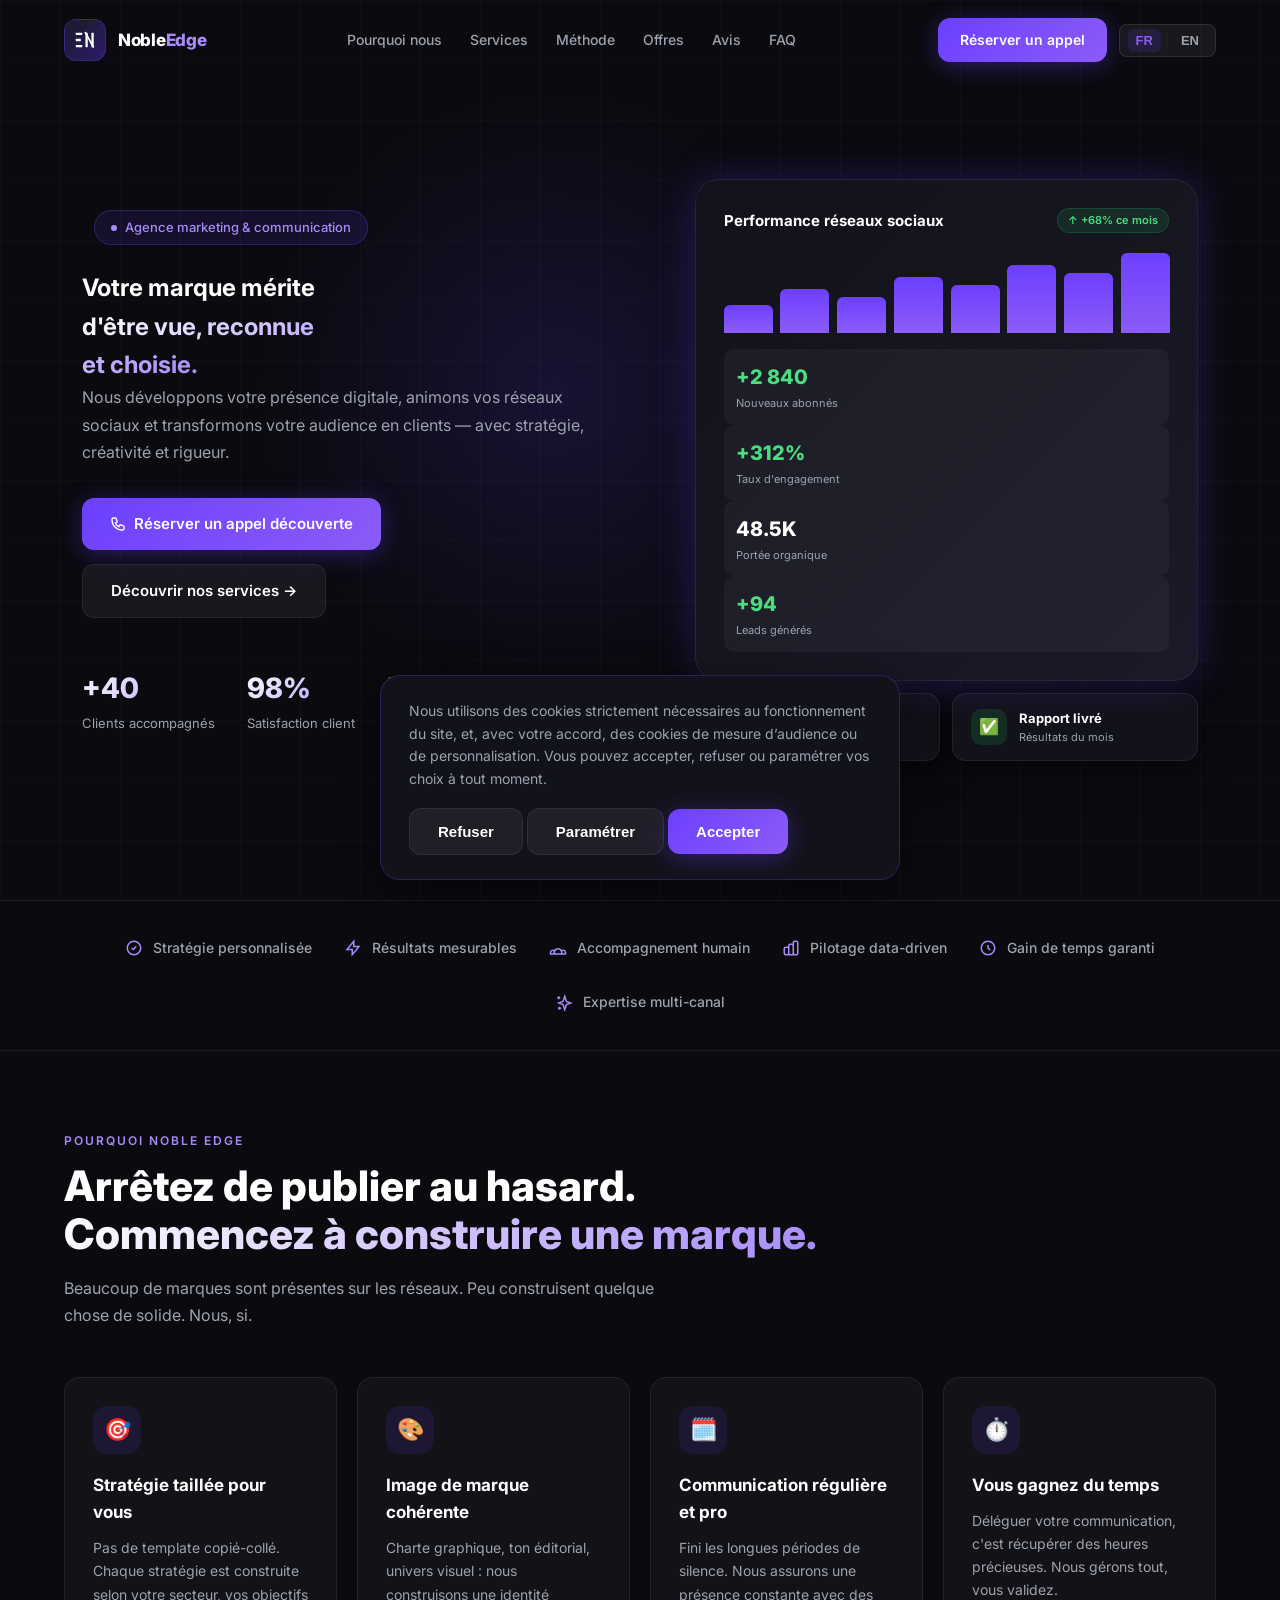
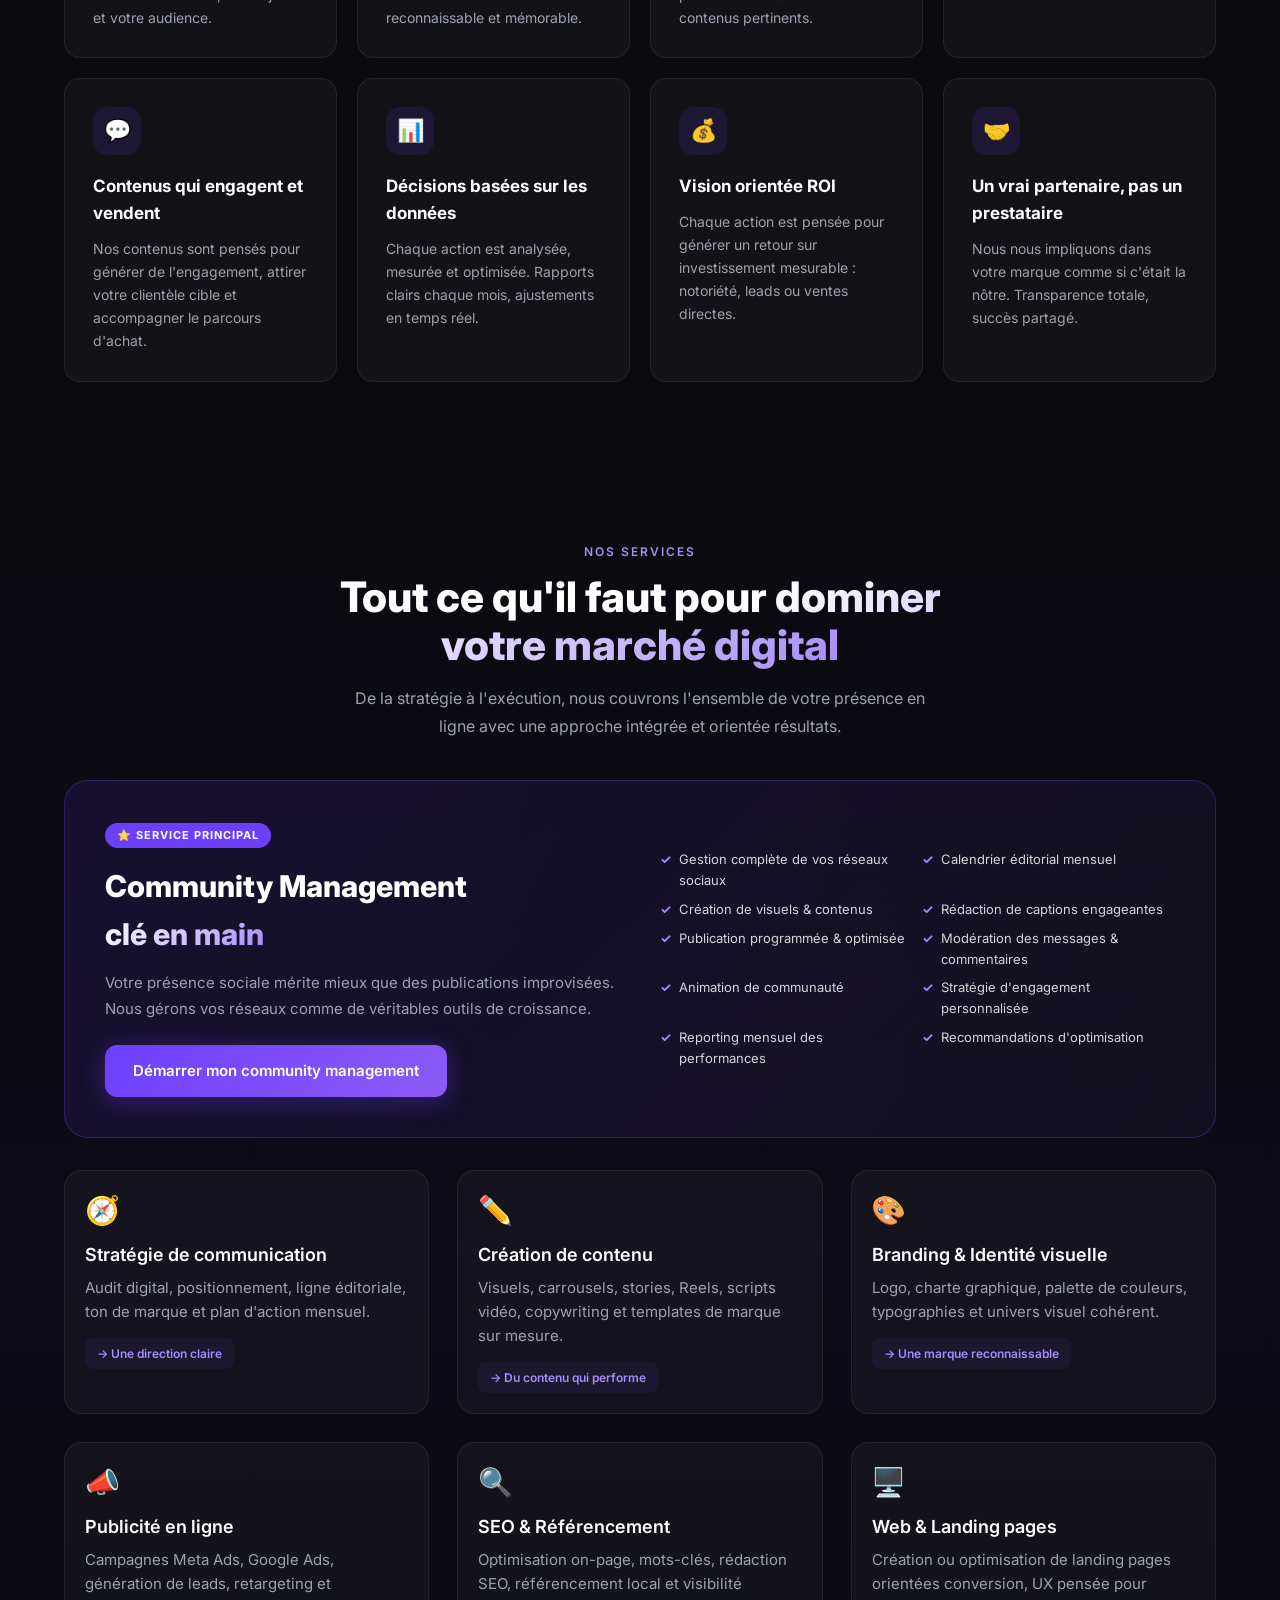
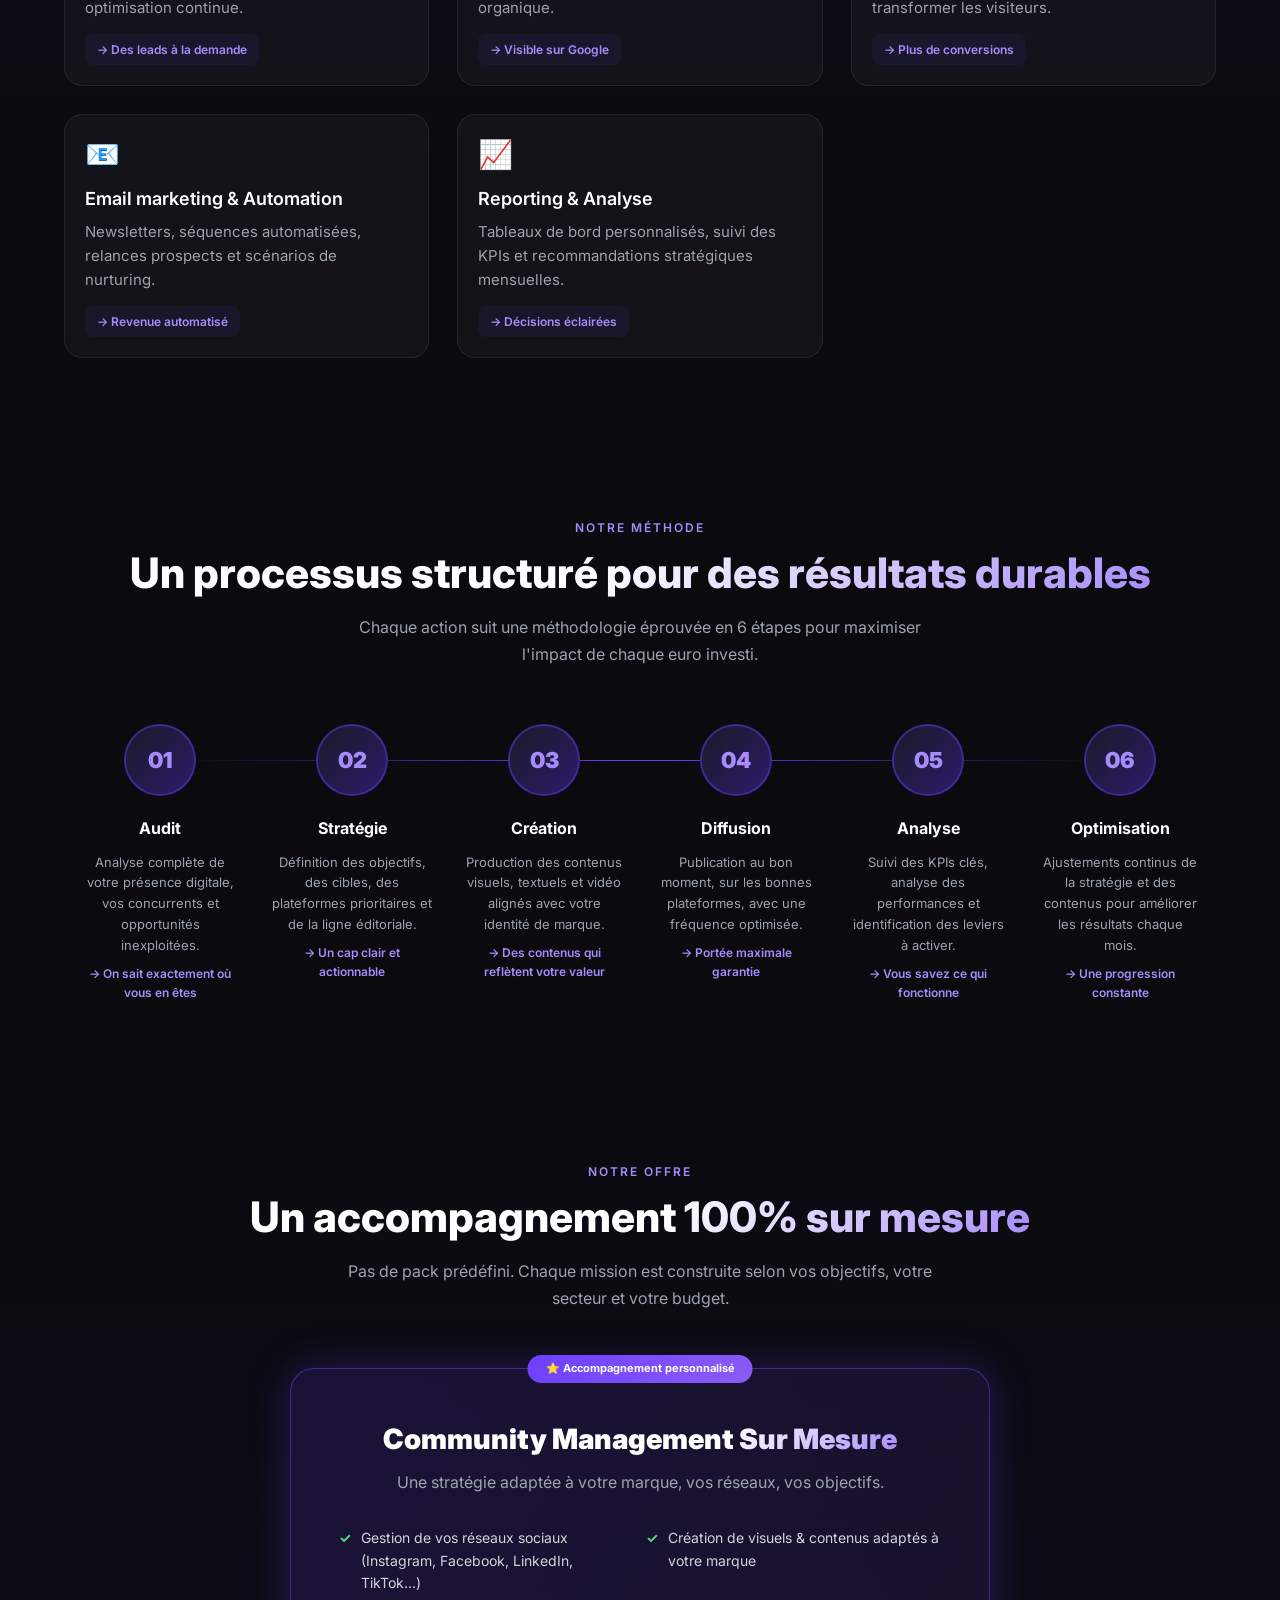
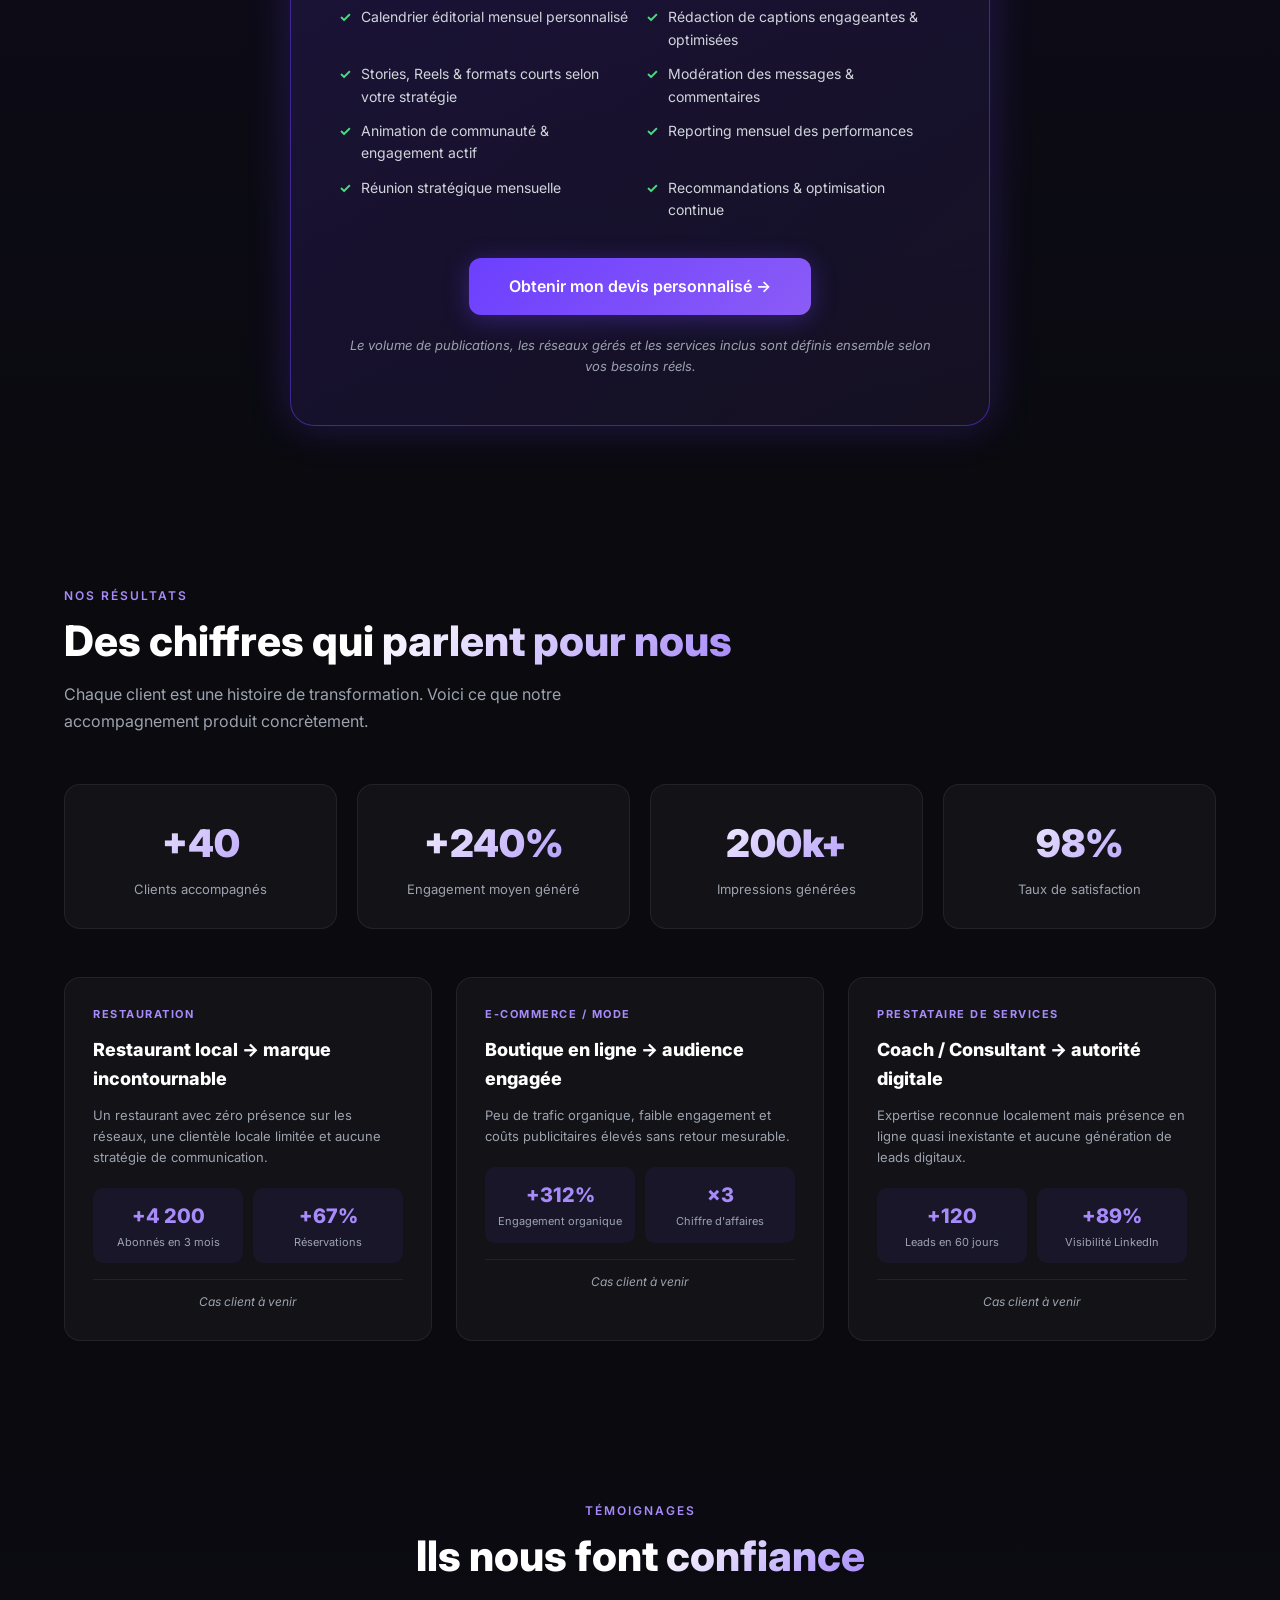
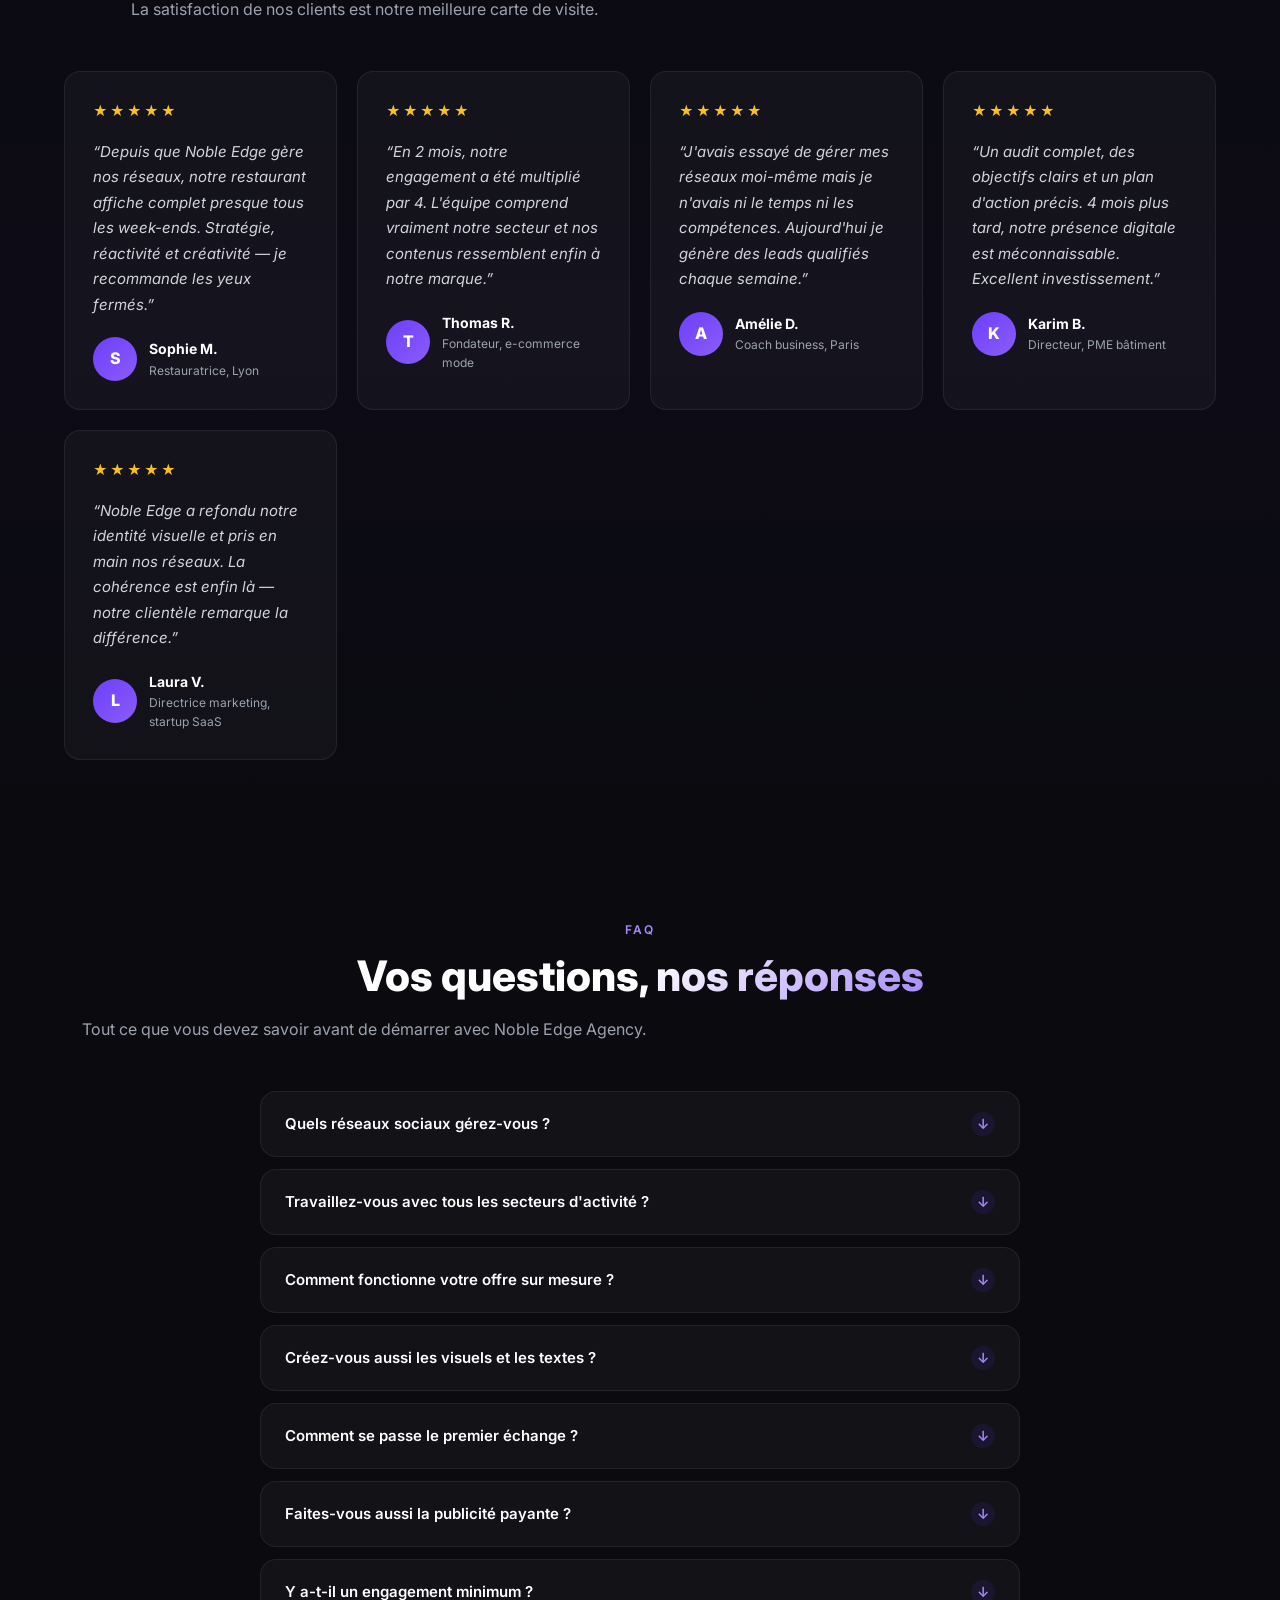
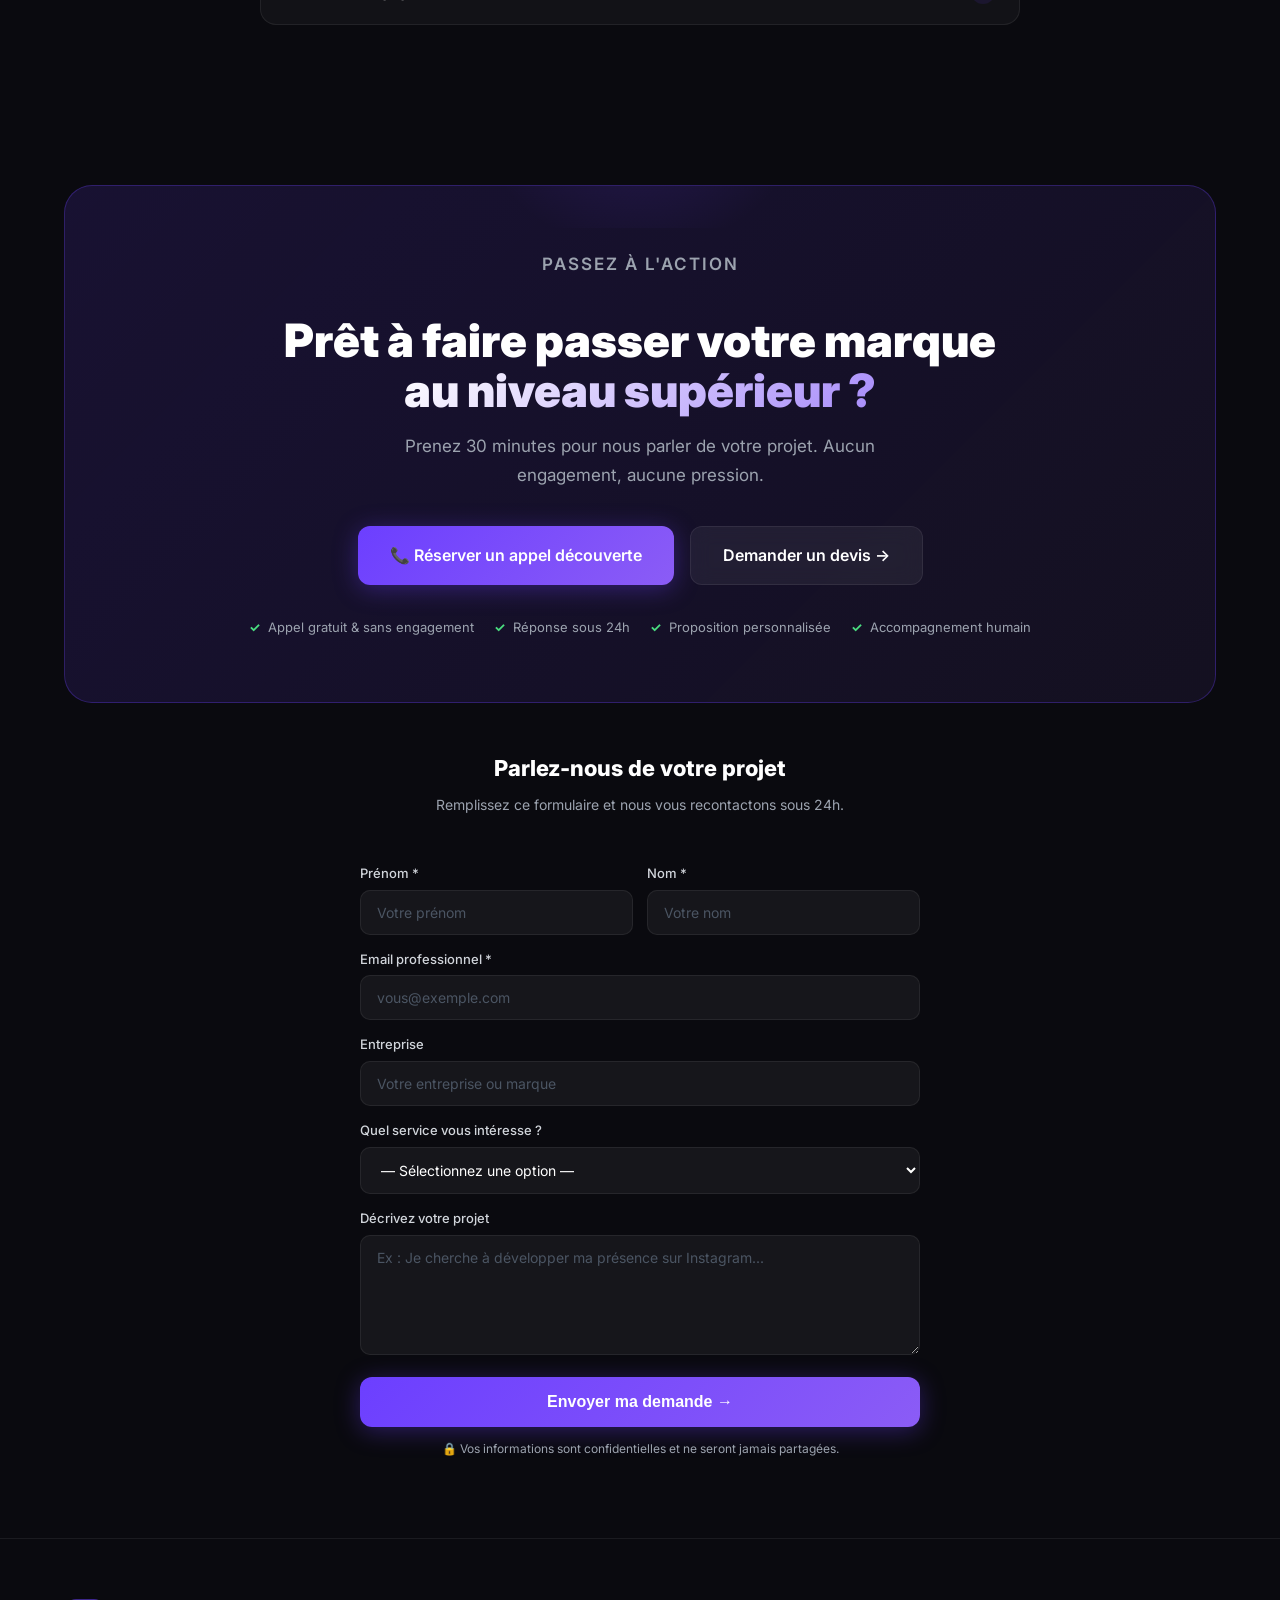
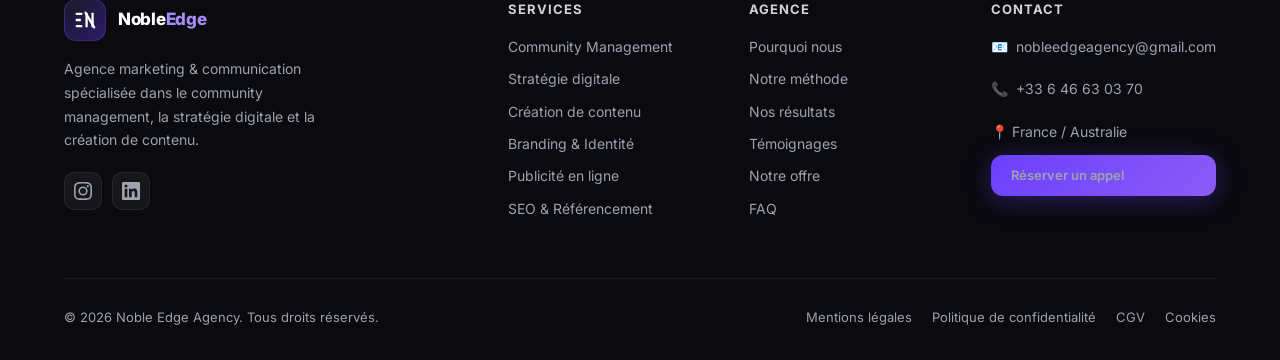
<file: index.html>
<!DOCTYPE html>

<html lang="fr">
<head>
<meta charset="utf-8"/>
<meta content="width=device-width, initial-scale=1.0" name="viewport"/>
<title>Noble Edge Agency | Agence Marketing &amp; Community Management</title>
<meta content="Noble Edge Agency — Agence marketing et communication spécialisée en community management, stratégie digitale, création de contenu et publicité en ligne." name="description"/>
<link href="https://fonts.googleapis.com" rel="preconnect"/>
<link href="https://fonts.googleapis.com/css2?family=Inter:wght@300;400;500;600;700;800;900&amp;display=swap" rel="stylesheet"/>
<style>
    *, *::before, *::after { box-sizing: border-box; margin: 0; padding: 0; }
    :root {
      --dark: #0a0a0f; --dark2: #12121a; --dark3: #1a1a28;
      --purple: #6c3fff; --purple-light: #8b5cf6; --purple-soft: #a78bfa;
      --white: #ffffff; --gray: #9ca3af; --gray-light: #d1d5db;
      --border: rgba(255,255,255,0.07); --card-bg: rgba(255,255,255,0.035);
      --radius: 16px; --radius-lg: 24px;
      --shadow: 0 8px 40px rgba(0,0,0,0.4); --shadow-purple: 0 0 40px rgba(108,63,255,0.25);
    }
    html { scroll-behavior: smooth; }
    body { font-family: 'Inter', sans-serif; background: var(--dark); color: var(--white); line-height: 1.6; overflow-x: hidden; }
    ::-webkit-scrollbar { width: 6px; } ::-webkit-scrollbar-track { background: var(--dark2); } ::-webkit-scrollbar-thumb { background: var(--purple); border-radius: 3px; }
    .container { max-width: 1200px; margin: 0 auto; padding: 0 24px; }
    .gradient-text { background: linear-gradient(135deg, #fff 0%, var(--purple-soft) 100%); -webkit-background-clip: text; -webkit-text-fill-color: transparent; background-clip: text; }
    .badge { display: inline-flex; align-items: center; gap: 8px; background: rgba(108,63,255,0.12); border: 1px solid rgba(108,63,255,0.3); color: var(--purple-soft); padding: 6px 16px; border-radius: 100px; font-size: 13px; font-weight: 500; }
    .badge::before { content: ''; width: 6px; height: 6px; border-radius: 50%; background: var(--purple-soft); animation: pulse 2s infinite; }
    @keyframes pulse { 0%,100%{opacity:1} 50%{opacity:0.4} }
    .btn { display: inline-flex; align-items: center; gap: 8px; padding: 14px 28px; border-radius: 12px; font-size: 15px; font-weight: 600; cursor: pointer; transition: all 0.25s ease; text-decoration: none; border: none; white-space: nowrap; }
    .btn-primary { background: linear-gradient(135deg, var(--purple) 0%, var(--purple-light) 100%); color: #fff; box-shadow: 0 4px 24px rgba(108,63,255,0.35); }
    .btn-primary:hover { transform: translateY(-2px); box-shadow: 0 8px 32px rgba(108,63,255,0.5); }
    .btn-secondary { background: rgba(255,255,255,0.06); color: #fff; border: 1px solid var(--border); backdrop-filter: blur(10px); }
    .btn-secondary:hover { background: rgba(255,255,255,0.1); transform: translateY(-2px); }
    .section-label { font-size: 12px; font-weight: 600; letter-spacing: 2px; text-transform: uppercase; color: var(--purple-soft); margin-bottom: 12px; }
    .section-title { font-size: clamp(24px, 4vw, 42px); font-weight: 800; line-height: 1.15; margin-bottom: 16px; }
    .section-subtitle { font-size: 16px; color: var(--gray); max-width: 600px; line-height: 1.7; }

    /* ===== MOTION DESIGN UTILITAIRE ===== */
    .motion-fade-up {
      opacity: 0;
      transform: translateY(56px) scale(0.94);
      animation: motion-fade-up 1.1s cubic-bezier(0.16, 1, 0.3, 1) forwards;
    }
    .motion-fade-up-fast {
      opacity: 0;
      transform: translateY(40px) scale(0.95);
      animation: motion-fade-up 0.9s cubic-bezier(0.16, 1, 0.3, 1) forwards;
    }
    .motion-delay-1 { animation-delay: 0.15s; }
    .motion-delay-2 { animation-delay: 0.35s; }
    .motion-delay-3 { animation-delay: 0.55s; }
    .motion-delay-4 { animation-delay: 0.8s; }

    @keyframes motion-fade-up {
      0%   { opacity: 0; transform: translateY(56px) scale(0.94); }
      55%  { opacity: 1; transform: translateY(4px) scale(1.01); }
      100% { opacity: 1; transform: translateY(0) scale(1); }
    }

    .motion-scroll {
      opacity: 0;
      transform: translateY(80px) scale(0.94);
      filter: blur(8px);
      transition:
        opacity 1s cubic-bezier(0.16, 1, 0.3, 1),
        transform 1s cubic-bezier(0.16, 1, 0.3, 1),
        filter 0.8s ease-out;
    }
    .motion-scroll.is-visible {
      opacity: 1;
      transform: translateY(0) scale(1);
      filter: blur(0);
    }

    .motion-scale-on-hover {
      transition: transform 0.25s ease, box-shadow 0.25s ease, border-color 0.25s ease;
    }
    .motion-scale-on-hover:hover {
      transform: translateY(-4px) scale(1.02);
      box-shadow: 0 16px 40px rgba(0,0,0,0.45);
      border-color: rgba(108,63,255,0.5);
    }

    .motion-subtle-float {
      animation: subtle-float 10s ease-in-out infinite;
      will-change: transform;
    }
    @keyframes subtle-float {
      0%,100% { transform: translateY(0); }
      50% { transform: translateY(-10px); }
    }

    @media (max-width: 480px) {
      .motion-scroll { filter: none; transform: translateY(40px) scale(0.97); }
    }


    /* ===== HEADER ===== */
    header { position: fixed; top: 0; left: 0; right: 0; z-index: 1000; padding: 18px 0; transition: all 0.3s ease; }
    header.scrolled { background: rgba(10,10,15,0.9); backdrop-filter: blur(20px); border-bottom: 1px solid var(--border); padding: 12px 0; }
    .header-inner { display: flex; align-items: center; justify-content: space-between; gap: 16px; }
    .logo { display: flex; align-items: center; gap: 12px; text-decoration: none; flex-shrink: 0; }
.logo-icon { width: 42px; height: 42px; background: linear-gradient(135deg, var(--dark3) 0%, #2d1b69 100%); border-radius: 12px; display: flex; align-items: center; justify-content: center; border: 1px solid rgba(108,63,255,0.3); flex-shrink: 0; padding: 9px; }
.logo-icon svg { width: 100%; height: 100%; display: block; overflow: visible; }
    .logo-text { font-size: 17px; font-weight: 800; color: var(--white); letter-spacing: -0.3px; }
    .logo-text span { color: var(--purple-soft); }
    nav { display: flex; align-items: center; gap: 4px; }
    nav a { color: var(--gray); font-size: 14px; font-weight: 500; text-decoration: none; padding: 8px 12px; border-radius: 8px; transition: all 0.2s; white-space: nowrap; }
    nav a:hover { color: var(--white); background: rgba(255,255,255,0.06); }
    .header-cta { display: flex; align-items: center; gap: 12px; flex-shrink: 0; }
    .hamburger { display: none; flex-direction: column; gap: 5px; cursor: pointer; padding: 8px; }
    .hamburger span { width: 22px; height: 2px; background: var(--white); border-radius: 2px; transition: all 0.3s; }
    .mobile-menu { display: none; position: fixed; top: 0; left: 0; right: 0; bottom: 0; background: rgba(10,10,15,0.98); backdrop-filter: blur(20px); z-index: 999; flex-direction: column; align-items: center; justify-content: center; gap: 24px; padding: 20px; }
    .mobile-menu.open { display: flex; }
    .mobile-menu a { color: var(--white); font-size: 22px; font-weight: 700; text-decoration: none; transition: color 0.2s; }
    .mobile-menu a:hover { color: var(--purple-soft); }
    .mobile-close { position: absolute; top: 24px; right: 24px; font-size: 28px; cursor: pointer; color: var(--gray); background: none; border: none; }

    /* ===== HERO ===== */
    #hero { min-height: 100vh; display: flex; align-items: center; padding: 120px 0 80px; position: relative; overflow: hidden; }
    .hero-bg { position: absolute; inset: 0; }
    .hero-glow-1 { position: absolute; top: 10%; left: 20%; width: 600px; height: 600px; background: radial-gradient(circle, rgba(108,63,255,0.15) 0%, transparent 70%); animation: float 8s ease-in-out infinite; }
    .hero-glow-2 { position: absolute; bottom: 20%; right: 10%; width: 400px; height: 400px; background: radial-gradient(circle, rgba(139,92,246,0.1) 0%, transparent 70%); animation: float 10s ease-in-out infinite reverse; }
    .hero-grid { position: absolute; inset: 0; background-image: linear-gradient(rgba(255,255,255,0.02) 1px, transparent 1px), linear-gradient(90deg, rgba(255,255,255,0.02) 1px, transparent 1px); background-size: 60px 60px; }
    @keyframes float { 0%,100%{transform:translateY(0)} 50%{transform:translateY(-20px)} }
    .hero-inner { display: grid; grid-template-columns: 1fr 1fr; gap: 64px; align-items: center; position: relative; }
    .hero-badge { margin-bottom: 20px; }
    .hero h1 { font-size: clamp(32px, 5.5vw, 64px); font-weight: 900; line-height: 1.08; letter-spacing: -1.5px; margin-bottom: 20px; }
    .hero-desc { font-size: 17px; color: var(--gray); line-height: 1.7; margin-bottom: 32px; max-width: 520px; }
    .hero-ctas { display: flex; gap: 14px; flex-wrap: wrap; margin-bottom: 48px; }
    .hero-stats { display: flex; gap: 32px; flex-wrap: wrap; }
    .stat-num { font-size: 28px; font-weight: 800; background: linear-gradient(135deg, #fff, var(--purple-soft)); -webkit-background-clip: text; -webkit-text-fill-color: transparent; background-clip: text; }
    .stat-label { font-size: 13px; color: var(--gray); margin-top: 2px; }
    .hero-visual { display: flex; flex-direction: column; gap: 12px; }
    .hero-card-main { background: linear-gradient(135deg, var(--dark2) 0%, var(--dark3) 100%); border: 1px solid var(--border); border-radius: var(--radius-lg); padding: 28px; box-shadow: var(--shadow-purple); }
    .hero-card-header { display: flex; align-items: center; justify-content: space-between; margin-bottom: 20px; gap: 8px; flex-wrap: wrap; }
    .hero-card-title { font-size: 15px; font-weight: 700; }
    .hero-card-badge { background: rgba(34,197,94,0.12); color: #4ade80; font-size: 11px; font-weight: 600; padding: 3px 10px; border-radius: 100px; border: 1px solid rgba(34,197,94,0.2); white-space: nowrap; }
    .chart-bars { display: flex; align-items: flex-end; gap: 8px; height: 80px; margin-bottom: 16px; }
    .bar { flex: 1; border-radius: 6px 6px 0 0; background: linear-gradient(180deg, var(--purple) 0%, var(--purple-light) 100%); opacity: 0.7; transform-origin: bottom; }

    /* Animation barres graphique hero */
    .chart-bars .bar {
  animation: bar-grow 0.6s cubic-bezier(0.28, 0.9, 0.35, 1);
  transform: scaleY(0.18);
}


    .chart-bars .bar:nth-child(1) { animation-delay: 0.6s; }
    .chart-bars .bar:nth-child(2) { animation-delay: 0.7s; }
    .chart-bars .bar:nth-child(3) { animation-delay: 0.8s; }
    .chart-bars .bar:nth-child(4) { animation-delay: 0.9s; }
    .chart-bars .bar:nth-child(5) { animation-delay: 1.0s; }
    .chart-bars .bar:nth-child(6) { animation-delay: 1.1s; }
    .chart-bars .bar:nth-child(7) { animation-delay: 1.2s; }
    .chart-bars .bar:nth-child(8) { animation-delay: 1.3s; }
    @keyframes bar-grow {
  0%   { transform: scaleY(0.18); opacity: 0; }
  40%  { transform: scaleY(1.02); opacity: 1; }
  100% { transform: scaleY(1);   opacity: 1; }
}

  60%  { transform: scaleY(1.02); opacity: 1; }
  100% { transform: scaleY(1);   opacity: 1; }
}

      35%  { transform: scaleY(1.02); opacity: 1; }
      100% { transform: scaleY(1);   opacity: 1; }
    }
    .chart-stats { display: grid; grid-template-columns: 1fr 1fr; gap: 12px; }
    .chart-stat { background: rgba(255,255,255,0.04); border-radius: 10px; padding: 12px; }
    .chart-stat-num { font-size: 20px; font-weight: 800; color: var(--white); }
    .chart-stat-num.up { color: #4ade80; }
    .chart-stat-label { font-size: 11px; color: var(--gray); margin-top: 2px; }
    .hero-cards-row { display: grid; grid-template-columns: 1fr 1fr; gap: 12px; }
    .hero-card-floating { background: var(--dark2); border: 1px solid var(--border); border-radius: 14px; padding: 14px 18px; box-shadow: var(--shadow); display: flex; align-items: center; gap: 12px; }
    .floating-icon { width: 36px; height: 36px; border-radius: 10px; display: flex; align-items: center; justify-content: center; font-size: 16px; flex-shrink: 0; }
    .floating-title { font-size: 13px; font-weight: 700; }
    .floating-sub { font-size: 11px; color: var(--gray); }

    /* ===== TRUST BAND ===== */
    .trust-band { padding: 36px 0; border-top: 1px solid var(--border); border-bottom: 1px solid var(--border); overflow: hidden; }
    .trust-inner { display: flex; gap: 32px; align-items: center; flex-wrap: wrap; justify-content: center; }
    .trust-item { display: flex; align-items: center; gap: 10px; white-space: nowrap; color: var(--gray); font-size: 14px; font-weight: 500; }
    .trust-item svg { color: var(--purple-soft); flex-shrink: 0; }

    /* ===== SECTIONS COMMUNES ===== */
    #pourquoi { padding: 80px 0; }
    .why-grid { display: grid; grid-template-columns: repeat(auto-fit, minmax(260px, 1fr)); gap: 20px; margin-top: 48px; }
    .why-card { background: var(--card-bg); border: 1px solid var(--border); border-radius: var(--radius); padding: 28px; transition: all 0.3s ease; }
    .why-card:hover { border-color: rgba(108,63,255,0.4); background: rgba(108,63,255,0.05); transform: translateY(-4px); box-shadow: var(--shadow-purple); }
    .why-icon { width: 48px; height: 48px; background: rgba(108,63,255,0.12); border-radius: 14px; display: flex; align-items: center; justify-content: center; margin-bottom: 18px; font-size: 22px; }
    .why-title { font-size: 17px; font-weight: 700; margin-bottom: 10px; }
    .why-desc { font-size: 14px; color: var(--gray); line-height: 1.65; }

    /* ===== SERVICES ===== */
    #services { padding: 80px 0; background: linear-gradient(180deg, transparent 0%, rgba(108,63,255,0.03) 50%, transparent 100%); }
    .services-header { text-align: center; margin-bottom: 56px; }
    .services-header .section-subtitle { margin: 0 auto; }
    .cm-featured { background: linear-gradient(135deg, rgba(108,63,255,0.12) 0%, rgba(139,92,246,0.06) 100%); border: 1px solid rgba(108,63,255,0.3); border-radius: var(--radius-lg); padding: 40px; margin-bottom: 32px; display: grid; grid-template-columns: 1fr 1fr; gap: 40px; align-items: center; }
    .cm-tag { display: inline-block; background: var(--purple); color: #fff; font-size: 11px; font-weight: 700; padding: 4px 12px; border-radius: 100px; letter-spacing: 1px; text-transform: uppercase; margin-bottom: 14px; }
    .cm-title { font-size: clamp(20px, 3vw, 30px); font-weight: 800; margin-bottom: 12px; }
    .cm-desc { font-size: 15px; color: var(--gray); line-height: 1.7; margin-bottom: 24px; }
    .cm-features { list-style: none; display: grid; grid-template-columns: 1fr 1fr; gap: 8px; }
    .cm-features li { display: flex; align-items: flex-start; gap: 8px; font-size: 13px; color: var(--gray-light); }
    .cm-features li::before { content: '✓'; color: var(--purple-soft); font-weight: 700; flex-shrink: 0; }
    .services-grid { display: grid; grid-template-columns: repeat(auto-fit, minmax(240px, 1fr)); gap: 20px; }
    .service-card { background: var(--card-bg); border: 1px solid var(--border); border-radius: var(--radius); padding: 24px; transition: all 0.3s ease; }
    .service-card:hover { border-color: rgba(108,63,255,0.35); transform: translateY(-3px); box-shadow: 0 12px 40px rgba(0,0,0,0.3); }
    .service-icon { font-size: 28px; margin-bottom: 16px; }
    .service-title { font-size: 16px; font-weight: 700; margin-bottom: 8px; }
    .service-desc { font-size: 13px; color: var(--gray); line-height: 1.6; margin-bottom: 14px; }
    .service-benefit { font-size: 12px; font-weight: 600; color: var(--purple-soft); background: rgba(108,63,255,0.08); padding: 6px 12px; border-radius: 8px; display: inline-block; }

    /* ===== MÉTHODE ===== */
    #methode { padding: 80px 0; }
    .method-header { text-align: center; margin-bottom: 56px; }
    .method-header .section-subtitle { margin: 0 auto; }
    .method-steps { display: grid; grid-template-columns: repeat(6, 1fr); gap: 0; position: relative; }
    .method-steps::before { content: ''; position: absolute; top: 36px; left: 10%; right: 10%; height: 1px; background: linear-gradient(90deg, transparent, var(--purple), transparent); }
    .method-step { text-align: center; padding: 0 16px; position: relative; }
    .step-num { width: 72px; height: 72px; background: linear-gradient(135deg, var(--dark3), #2d1b69); border: 2px solid rgba(108,63,255,0.4); border-radius: 50%; display: flex; align-items: center; justify-content: center; margin: 0 auto 20px; font-size: 22px; font-weight: 900; color: var(--purple-soft); position: relative; z-index: 1; }
    .step-title { font-size: 16px; font-weight: 700; margin-bottom: 10px; }
    .step-desc { font-size: 13px; color: var(--gray); line-height: 1.6; }
    .step-benefit { font-size: 12px; color: var(--purple-soft); font-weight: 600; margin-top: 8px; }

    /* ===== OFFRES ===== */
    #offres { padding: 80px 0; background: linear-gradient(180deg, transparent 0%, rgba(108,63,255,0.03) 50%, transparent 100%); }
    .pricing-header { text-align: center; margin-bottom: 56px; }
    .pricing-header .section-subtitle { margin: 0 auto; }
    .offre-unique { max-width: 700px; margin: 0 auto; background: linear-gradient(135deg, rgba(108,63,255,0.15) 0%, rgba(139,92,246,0.08) 100%); border: 1px solid rgba(108,63,255,0.5); border-radius: var(--radius-lg); padding: 48px; text-align: center; box-shadow: var(--shadow-purple); position: relative; }
    .offre-unique .pricing-badge { position: absolute; top: -14px; left: 50%; transform: translateX(-50%); background: linear-gradient(135deg, var(--purple), var(--purple-light)); color: #fff; font-size: 11px; font-weight: 700; padding: 5px 18px; border-radius: 100px; white-space: nowrap; }
    .offre-unique h3 { font-size: clamp(20px, 3vw, 28px); font-weight: 900; margin-bottom: 8px; }
    .offre-unique .offre-sub { font-size: 16px; color: var(--gray); margin-bottom: 32px; }
    .offre-features { list-style: none; display: grid; grid-template-columns: 1fr 1fr; gap: 12px; margin-bottom: 36px; text-align: left; }
    .offre-features li { display: flex; align-items: flex-start; gap: 10px; font-size: 14px; color: var(--gray-light); }
    .offre-features li span.check { color: #4ade80; font-weight: 700; flex-shrink: 0; }
    .offre-note { font-size: 13px; color: var(--gray); margin-top: 20px; font-style: italic; }

    /* ===== RÉALISATIONS ===== */
    #realisations { padding: 80px 0; }
    .real-header { margin-bottom: 48px; }
    .kpi-row { display: grid; grid-template-columns: repeat(4, 1fr); gap: 20px; margin-bottom: 48px; }
    .kpi-card { background: var(--card-bg); border: 1px solid var(--border); border-radius: var(--radius); padding: 28px; text-align: center; }
    .kpi-num { font-size: 38px; font-weight: 900; background: linear-gradient(135deg, #fff, var(--purple-soft)); -webkit-background-clip: text; -webkit-text-fill-color: transparent; background-clip: text; margin-bottom: 6px; }
    .kpi-label { font-size: 13px; color: var(--gray); }
    .case-studies { display: grid; grid-template-columns: repeat(auto-fit, minmax(280px, 1fr)); gap: 24px; }
    .case-card { background: var(--card-bg); border: 1px solid var(--border); border-radius: var(--radius); padding: 28px; }
    .case-sector { font-size: 11px; font-weight: 700; color: var(--purple-soft); text-transform: uppercase; letter-spacing: 1.5px; margin-bottom: 12px; }
    .case-title { font-size: 18px; font-weight: 800; margin-bottom: 12px; }
    .case-challenge { font-size: 13px; color: var(--gray); line-height: 1.6; margin-bottom: 20px; }
    .case-results { display: grid; grid-template-columns: 1fr 1fr; gap: 10px; }
    .case-result { background: rgba(108,63,255,0.08); border-radius: 10px; padding: 12px; text-align: center; }
    .case-result-num { font-size: 20px; font-weight: 800; color: var(--purple-soft); }
    .case-result-label { font-size: 11px; color: var(--gray); margin-top: 2px; }
    .case-placeholder { font-size: 12px; color: var(--gray); text-align: center; margin-top: 16px; font-style: italic; border-top: 1px solid var(--border); padding-top: 12px; }

    /* ===== TEMOIGNAGES ===== */
    #temoignages { padding: 80px 0; background: linear-gradient(180deg, transparent 0%, rgba(108,63,255,0.03) 50%, transparent 100%); }
    .testi-header { text-align: center; margin-bottom: 48px; }
    .testi-grid { display: grid; grid-template-columns: repeat(auto-fit, minmax(260px, 1fr)); gap: 20px; }
    .testi-card { background: var(--card-bg); border: 1px solid var(--border); border-radius: var(--radius); padding: 28px; transition: all 0.3s; }
    .testi-card:hover { border-color: rgba(108,63,255,0.3); transform: translateY(-3px); }
    .testi-stars { color: #fbbf24; font-size: 14px; margin-bottom: 16px; letter-spacing: 2px; }
    .testi-quote { font-size: 15px; color: var(--gray-light); line-height: 1.7; margin-bottom: 20px; font-style: italic; }
    .testi-author { display: flex; align-items: center; gap: 12px; }
    .testi-avatar { width: 44px; height: 44px; border-radius: 50%; background: linear-gradient(135deg, var(--purple), var(--purple-light)); display: flex; align-items: center; justify-content: center; font-size: 16px; font-weight: 800; color: #fff; flex-shrink: 0; }
    .testi-name { font-size: 14px; font-weight: 700; }
    .testi-role { font-size: 12px; color: var(--gray); }

    /* ===== FAQ ===== */
    #faq { padding: 80px 0; }
    .faq-header { text-align: center; margin-bottom: 48px; }
    .faq-list { max-width: 760px; margin: 0 auto; display: flex; flex-direction: column; gap: 12px; }
    .faq-item { background: var(--card-bg); border: 1px solid var(--border); border-radius: var(--radius); overflow: hidden; transition: all 0.3s; }
    .faq-item.open { border-color: rgba(108,63,255,0.3); }
    .faq-question { padding: 20px 24px; cursor: pointer; display: flex; justify-content: space-between; align-items: center; gap: 16px; font-size: 15px; font-weight: 600; user-select: none; }
    .faq-question:hover { color: var(--purple-soft); }
    .faq-icon { width: 24px; height: 24px; background: rgba(108,63,255,0.1); border-radius: 50%; display: flex; align-items: center; justify-content: center; flex-shrink: 0; font-size: 14px; transition: transform 0.3s; color: var(--purple-soft); }
    .faq-item.open .faq-icon { transform: rotate(180deg); }
    .faq-answer { max-height: 0; overflow: hidden; transition: max-height 0.4s ease, padding 0.3s; }
    .faq-answer-inner { padding: 0 24px 20px; font-size: 14px; color: var(--gray); line-height: 1.7; }

    /* ===== CONTACT ===== */
    #contact { padding: 80px 0; }
    .cta-block { background: linear-gradient(135deg, rgba(108,63,255,0.15) 0%, rgba(139,92,246,0.08) 100%); border: 1px solid rgba(108,63,255,0.3); border-radius: 28px; padding: 64px 48px; text-align: center; position: relative; overflow: hidden; }
    .cta-glow { position: absolute; top: -50%; left: 50%; transform: translateX(-50%); width: 400px; height: 300px; background: radial-gradient(circle, rgba(108,63,255,0.2) 0%, transparent 70%); pointer-events: none; }
    .cta-block h2 { font-size: clamp(24px, 4vw, 46px); font-weight: 900; margin-bottom: 16px; line-height: 1.1; }
    .cta-block p { font-size: 17px; color: var(--gray); max-width: 500px; margin: 0 auto 36px; line-height: 1.7; }
    .cta-buttons { display: flex; gap: 16px; justify-content: center; flex-wrap: wrap; margin-bottom: 32px; }
    .cta-reassurance { display: flex; gap: 20px; justify-content: center; flex-wrap: wrap; }
    .cta-reassure-item { display: flex; align-items: center; gap: 8px; font-size: 13px; color: var(--gray); }
    .cta-reassure-item::before { content: '✓'; color: #4ade80; font-weight: 700; }
    .contact-form { max-width: 560px; margin: 48px auto 0; }
    .form-row { display: grid; grid-template-columns: 1fr 1fr; gap: 14px; }
    .form-group { display: flex; flex-direction: column; gap: 6px; margin-bottom: 14px; }
    .form-group label { font-size: 13px; font-weight: 600; color: var(--gray-light); }
    .form-group input, .form-group select, .form-group textarea { background: rgba(255,255,255,0.05); border: 1px solid var(--border); border-radius: 10px; padding: 13px 16px; color: var(--white); font-size: 14px; font-family: inherit; transition: all 0.2s; outline: none; width: 100%; }
    .form-group input:focus, .form-group select:focus, .form-group textarea:focus { border-color: rgba(108,63,255,0.5); background: rgba(108,63,255,0.05); box-shadow: 0 0 0 3px rgba(108,63,255,0.1); }
    .form-group input::placeholder, .form-group textarea::placeholder { color: #4b5563; }
    .form-group select option { background: #1a1a28; }
    .form-submit { width: 100%; justify-content: center; padding: 16px; font-size: 16px; margin-top: 8px; }
    .form-note { font-size: 12px; color: var(--gray); text-align: center; margin-top: 12px; }
    .form-success { display: none; text-align: center; padding: 32px; background: rgba(34,197,94,0.08); border: 1px solid rgba(34,197,94,0.2); border-radius: 16px; margin-top: 24px; }
    .form-success h4 { font-size: 20px; font-weight: 800; color: #4ade80; margin-bottom: 8px; }
    .form-success p { font-size: 14px; color: var(--gray); }

    /* ===== FOOTER ===== */
    footer { padding: 60px 0 32px; border-top: 1px solid var(--border); }
    .footer-grid { display: grid; grid-template-columns: 2fr 1fr 1fr 1fr; gap: 40px; margin-bottom: 48px; }
    .footer-brand p { font-size: 14px; color: var(--gray); line-height: 1.7; margin: 16px 0 20px; max-width: 280px; }
    .footer-socials { display: flex; gap: 10px; }
    .social-link { width: 38px; height: 38px; border-radius: 10px; background: rgba(255,255,255,0.05); border: 1px solid var(--border); display: flex; align-items: center; justify-content: center; text-decoration: none; transition: all 0.2s; color: var(--gray); }
    .social-link svg { width: 18px; height: 18px; fill: currentColor; }
    .social-link:hover { background: rgba(108,63,255,0.15); border-color: rgba(108,63,255,0.4); transform: translateY(-2px); color: var(--white); }
    .footer-col h4 { font-size: 13px; font-weight: 700; color: var(--gray-light); text-transform: uppercase; letter-spacing: 1px; margin-bottom: 16px; }
    .footer-col a { display: block; color: var(--gray); font-size: 14px; text-decoration: none; margin-bottom: 10px; transition: color 0.2s; }
    .footer-col a:hover { color: var(--white); }
    .footer-contact p { font-size: 14px; color: var(--gray); margin-bottom: 10px; display: flex; align-items: flex-start; gap: 8px; }
    .footer-bottom { padding-top: 28px; border-top: 1px solid var(--border); display: flex; justify-content: space-between; align-items: center; flex-wrap: wrap; gap: 16px; }
    .footer-bottom p { font-size: 13px; color: var(--gray); }
    .footer-bottom-links { display: flex; gap: 20px; flex-wrap: wrap; }
    .footer-bottom-links a { font-size: 13px; color: var(--gray); text-decoration: none; }
    .footer-bottom-links a:hover { color: var(--white); }

    /* ===== TABLETTE (max 1024px) ===== */
    @media (max-width: 1024px) {
      .footer-grid { grid-template-columns: 1fr 1fr; gap: 32px; }
      .method-steps { grid-template-columns: repeat(3, 1fr); gap: 24px; }
      .method-steps::before { display: none; }
      .hero-inner { gap: 40px; }
      .cm-featured { gap: 28px; padding: 32px; }
    }

    /* ===== TABLETTE PETITE (max 900px) ===== */
    @media (max-width: 900px) {
      nav { display: none; }
      .header-cta .btn:not(.btn-hamburger-cta) { display: none; }
      .hamburger { display: flex; }
      .hero-inner { grid-template-columns: 1fr; text-align: center; gap: 48px; }
      .hero-desc { margin-left: auto; margin-right: auto; }
      .hero-stats { justify-content: center; }
      .hero-ctas { justify-content: center; }
      .hero-visual { display: none; }
      .cm-featured { grid-template-columns: 1fr; }
      .cm-features { grid-template-columns: 1fr; }
      .offre-features { grid-template-columns: 1fr; }
      .kpi-row { grid-template-columns: repeat(2, 1fr); }
      .method-steps { grid-template-columns: repeat(2, 1fr); gap: 24px; }
      .method-steps::before { display: none; }
      .cta-block { padding: 48px 32px; }
    }

    /* ===== MOBILE (max 640px) ===== */
    @media (max-width: 640px) {
      .container { padding: 0 16px; }
      #hero { padding: 100px 0 64px; }
      .hero h1 { font-size: 32px; letter-spacing: -0.5px; }
      .hero-desc { font-size: 15px; }
      .hero-ctas { flex-direction: column; align-items: center; gap: 12px; }
      .hero-ctas .btn { width: 100%; justify-content: center; }
      .hero-stats { gap: 20px; justify-content: center; }
      .trust-inner { gap: 16px; }
      .trust-item { font-size: 13px; }
      #pourquoi, #services, #methode, #offres, #realisations, #temoignages, #faq, #contact { padding: 64px 0; }
      .why-grid { grid-template-columns: 1fr; margin-top: 32px; }
      .services-grid { grid-template-columns: 1fr; }
      .cm-featured { padding: 24px; }
      .cm-features { grid-template-columns: 1fr; }
      .kpi-row { grid-template-columns: repeat(2, 1fr); gap: 12px; }
      .kpi-card { padding: 20px 16px; }
      .kpi-num { font-size: 28px; }
      .case-studies { grid-template-columns: 1fr; }
      .testi-grid { grid-template-columns: 1fr; }
      .footer-grid { grid-template-columns: 1fr; gap: 32px; }
      .footer-brand p { max-width: 100%; }
      .form-row { grid-template-columns: 1fr; }
      .cta-block { padding: 40px 20px; border-radius: 20px; }
      .cta-buttons { flex-direction: column; align-items: center; }
      .cta-buttons .btn { width: 100%; justify-content: center; }
      .cta-reassurance { gap: 12px; }
      .offre-unique { padding: 36px 20px; }
      .offre-features { grid-template-columns: 1fr; }
      .method-steps { grid-template-columns: 1fr; gap: 32px; }
      .method-step { padding: 0; }
      .footer-bottom { flex-direction: column; align-items: flex-start; gap: 12px; }
      .mobile-menu a { font-size: 20px; }
    }

    /* ===== MOBILE SMALL (max 380px) ===== */
    @media (max-width: 380px) {
      .hero h1 { font-size: 28px; }
      .logo-text { font-size: 15px; }
      .kpi-row { grid-template-columns: 1fr 1fr; }
      .kpi-num { font-size: 24px; }
    }
    /* ===== COOKIE BANNER ===== */
  .cookieOverlay {
    position: fixed;
    top: 0; left: 0; right: 0; bottom: 0;
    background: rgba(0,0,0,0.6);
    backdrop-filter: blur(4px);
    z-index: 9998;
    opacity: 0;
    visibility: hidden;
    transition: opacity 0.3s, visibility 0.3s;
  }
  .cookieOverlay.show {
    opacity: 1;
    visibility: visible;
  }
  #cookieBanner {
    position: fixed;
    bottom: 20px;
    left: 50%;
    transform: translateX(-50%) translateY(20px);
    max-width: 520px;
    width: calc(100% - 32px);
    background: var(--dark2);
    border: 1px solid rgba(108,63,255,0.3);
    border-radius: 20px;
    padding: 24px 28px;
    z-index: 9999;
    box-shadow: var(--shadow);
    opacity: 0;
    visibility: hidden;
    transition: opacity 0.3s, visibility 0.3s, transform 0.3s;
  }
  #cookieBanner.show {
    opacity: 1;
    visibility: visible;
    transform: translateX(-50%) translateY(0);
  }
  #cookieBanner h3 {
    font-size: 17px;
    font-weight: 700;
    margin-bottom: 10px;
    color: var(--white);
  }
  #cookieBanner p {
    font-size: 14px;
    color: var(--gray);
    line-height: 1.6;
    margin-bottom: 18px;
  }
  #cookieBanner .cookie-btns {
    display: flex;
    gap: 12px;
    flex-wrap: wrap;
  }
  #cookieBanner .cookie-btns .btn {
    padding: 10px 20px;
    font-size: 14px;
  }
  #cookieSettings {
    position: fixed;
    top: 50%;
    left: 50%;
    transform: translate(-50%, -50%) scale(0.95);
    max-width: 500px;
    width: calc(100% - 32px);
    max-height: 80vh;
    overflow-y: auto;
    background: var(--dark2);
    border: 1px solid rgba(108,63,255,0.3);
    border-radius: 20px;
    padding: 32px;
    z-index: 9999;
    box-shadow: var(--shadow);
    opacity: 0;
    visibility: hidden;
    transition: opacity 0.3s, visibility 0.3s, transform 0.3s;
  }
  #cookieSettings.show {
    opacity: 1;
    visibility: visible;
    transform: translate(-50%, -50%) scale(1);
  }
  #cookieSettings h3 {
    font-size: 20px;
    font-weight: 800;
    margin-bottom: 8px;
    color: var(--white);
  }
  #cookieSettings h3 + p {
    font-size: 14px;
    color: var(--gray);
    line-height: 1.6;
    margin-bottom: 24px;
  }
  #cookieSettings .cookie-pref {
    display: flex;
    align-items: center;
    justify-content: space-between;
    padding: 16px 0;
    border-bottom: 1px solid var(--border);
  }
  #cookieSettings .cookie-pref:last-child {
    border-bottom: none;
  }
  #cookieSettings .cookie-pref-info h4 {
    font-size: 15px;
    font-weight: 600;
    color: var(--white);
    margin-bottom: 4px;
  }
  #cookieSettings .cookie-pref-info p {
    font-size: 13px;
    color: var(--gray);
    line-height: 1.5;
  }
  #cookieSettings .toggle {
    width: 48px;
    height: 26px;
    background: rgba(255,255,255,0.1);
    border-radius: 13px;
    position: relative;
    cursor: pointer;
    transition: background 0.2s;
    flex-shrink: 0;
  }
  #cookieSettings .toggle.on {
    background: var(--purple);
  }
  #cookieSettings .toggle.on::after {
    transform: translateX(22px);
  }
  #cookieSettings .toggle::after {
    content: '';
    position: absolute;
    top: 3px;
    left: 3px;
    width: 20px;
    height: 20px;
    background: var(--white);
    border-radius: 50%;
    transition: transform 0.2s;
  }
  #cookieSettings .cookie-actions {
    display: flex;
    gap: 12px;
    justify-content: flex-end;
    margin-top: 24px;
  }
  #cookieSettings .cookie-actions .btn {
    padding: 10px 20px;
    font-size: 14px;
  }
  body.modal-open {
    overflow: hidden;
  }
  @media (max-width: 640px) {
    #cookieBanner {
      bottom: 16px;
      padding: 20px;
      border-radius: 16px;
    }
    #cookieSettings {
      padding: 24px;
      border-radius: 16px;
    }
    #cookieSettings .toggle {
      width: 44px;
      height: 24px;
    }
    #cookieSettings .toggle::after {
      width: 18px;
      height: 18px;
    }
    #cookieSettings .toggle.on::after {
      transform: translateX(20px);
    }
  }

    /* Language Switcher */
  .lang-switcher {
    display: flex;
    align-items: center;
    gap: 4px;
    padding: 4px 8px;
    background: rgba(255, 255, 255, 0.06);
    border-radius: 8px;
    border: 1px solid rgba(255, 255, 255, 0.1);
  }
  .lang-switcher button {
    background: transparent;
    border: none;
    color: var(--gray);
    font-size: 13px;
    font-weight: 600;
    padding: 4px 8px;
    border-radius: 6px;
    cursor: pointer;
    transition: all 0.2s ease;
  }
  .lang-switcher button:hover {
    color: var(--white);
    background: rgba(255, 255, 255, 0.08);
  }
  .lang-switcher button.active {
    color: var(--purple-light);
    background: rgba(108, 63, 255, 0.15);
  }
  @media (max-width: 640px) {
    .lang-switcher {
      display: none;
    }
  }

    .chart-bars .bar { transform: scaleY(1); opacity: 1; will-change: transform, opacity; }
    .hero-chart.is-animating .bar { animation: bar-grow 0.6s cubic-bezier(0.22, 0.9, 0.3, 1) both; }
    .hero-chart.is-animating .bar:nth-child(1) { animation-delay: 0.00s; }
    .hero-chart.is-animating .bar:nth-child(2) { animation-delay: 0.04s; }
    .hero-chart.is-animating .bar:nth-child(3) { animation-delay: 0.08s; }
    .hero-chart.is-animating .bar:nth-child(4) { animation-delay: 0.12s; }
    .hero-chart.is-animating .bar:nth-child(5) { animation-delay: 0.16s; }
    .hero-chart.is-animating .bar:nth-child(6) { animation-delay: 0.20s; }
    .hero-chart.is-animating .bar:nth-child(7) { animation-delay: 0.24s; }
    .hero-chart.is-animating .bar:nth-child(8) { animation-delay: 0.28s; }
    @keyframes bar-grow { 0% { transform: scaleY(0.15); opacity: 0; } 45% { transform: scaleY(1.02); opacity: 1; } 100% { transform: scaleY(1); opacity: 1; } }
    @media (max-width: 900px) { .hero-chart.is-animating .bar { animation-duration: 0.45s; } }


.hero {
  min-height: 0;
  padding: 120px 0 80px;
}
.hero-inner {
  display: grid;
  grid-template-columns: minmax(0, 1.05fr) minmax(0, 0.95fr);
  gap: 56px;
  align-items: center;
}
.hero-badge {
  display: inline-flex;
  align-items: center;
  gap: 8px;
  padding: 4px 12px;
  border-radius: 999px;
  font-size: 13px;
  font-weight: 600;
}
.hero h1 {
  margin-bottom: 18px;
}
.hero-desc {
  font-size: 16px;
  max-width: 520px;
}
.hero-ctas {
  margin-top: 32px;
}
.hero-ctas .btn {
  border-radius: 12px;
}
.hero-ctas .btn-primary {
  transform: translateY(0);
}
.hero-ctas .btn-primary:active {
  transform: translateY(1px) scale(0.97);
}
.hero-visual {
  transform: translateY(0);
}
.hero-card-main {
  backdrop-filter: blur(16px);
}
@media (max-width: 900px) {
  .hero-inner {
    grid-template-columns: 1fr;
    gap: 40px;
  }
}


/* Services section tuning */
.services {
  position: relative;
}
.services-header {
  max-width: 640px;
  margin: 0 auto 40px;
  text-align: center;
}
.services-grid {
  display: grid;
  grid-template-columns: repeat(3, minmax(0, 1fr));
  gap: 28px;
}
.service-card {
  position: relative;
  border-radius: 18px;
  padding: 22px 20px 20px;
  overflow: hidden;
  transition: transform 0.18s ease-out, box-shadow 0.18s ease-out, border-color 0.18s ease-out;
}
.service-card::before {
  content: "";
  position: absolute;
  inset: 0;
  opacity: 0;
  pointer-events: none;
  transition: opacity 0.18s ease-out;
}
.service-card:hover {
  transform: translateY(-4px);
  box-shadow: 0 18px 45px rgba(0,0,0,0.35);
}
.service-card:hover::before {
  opacity: 0.16;
}
.service-icon {
  width: 34px;
  height: 34px;
  border-radius: 999px;
  display: flex;
  align-items: center;
  justify-content: center;
  margin-bottom: 14px;
}
.service-title {
  font-size: 18px;
  font-weight: 600;
  margin-bottom: 6px;
}
.service-desc {
  font-size: 15px;
  line-height: 1.6;
}
.service-meta {
  margin-top: 18px;
  font-size: 13px;
  opacity: 0.9;
}
.service-meta span {
  display: inline-flex;
  align-items: center;
  gap: 6px;
}
@media (max-width: 1024px) {
  .services-grid {
    grid-template-columns: repeat(2, minmax(0, 1fr));
  }
}
@media (max-width: 720px) {
  .services-grid {
    grid-template-columns: minmax(0, 1fr);
  }
}


/* Contact + final CTA tuning */
.contact-section {
  position: relative;
}
.contact-grid {
  display: grid;
  grid-template-columns: minmax(0, 1.05fr) minmax(0, 0.95fr);
  gap: 40px;
  align-items: flex-start;
}
.contact-copy {
  max-width: 520px;
}
.contact-copy h2 {
  margin-bottom: 14px;
}
.contact-copy p {
  font-size: 15px;
}
.contact-highlights {
  display: flex;
  flex-wrap: wrap;
  gap: 10px 16px;
  margin-top: 18px;
  font-size: 13px;
}
.contact-highlights span {
  display: inline-flex;
  align-items: center;
  gap: 6px;
}
.contact-card {
  border-radius: 18px;
  padding: 22px 20px 20px;
}
.contact-form {
  display: grid;
  gap: 14px;
}
.contact-form-row {
  display: grid;
  grid-template-columns: repeat(2, minmax(0, 1fr));
  gap: 12px;
}
.contact-form label {
  font-size: 13px;
  font-weight: 500;
}
.contact-form input,
.contact-form textarea {
  border-radius: 10px;
}
.contact-form textarea {
  min-height: 120px;
  resize: vertical;
}
.contact-submit {
  margin-top: 10px;
}
.contact-submit .btn-primary {
  border-radius: 999px;
  padding-inline: 26px;
}
@media (max-width: 1024px) {
  .contact-grid {
    grid-template-columns: minmax(0, 1fr);
  }
}

/* Final CTA block (si présent) */
.final-cta {
  text-align: center;
}
.final-cta-inner {
  max-width: 640px;
  margin: 0 auto;
}
.final-cta-actions {
  margin-top: 22px;
  display: flex;
  flex-wrap: wrap;
  justify-content: center;
  gap: 10px;
}
.final-cta .btn {
  border-radius: 999px;
}

</style>
<link href="[data-uri]" rel="icon" type="image/x-icon"/>
<link href="[data-uri]" rel="icon" sizes="64x64" type="image/png"/>
<link href="[data-uri]" rel="apple-touch-icon"/>
</head>
<body>
<div class="mobile-menu" id="mobileMenu">
<button aria-label="Fermer le menu" class="mobile-close" onclick="toggleMenu()">✕</button>
<a data-i18n="mobile.home" href="#hero" onclick="toggleMenu()">Accueil</a>
<a data-i18n="nav.services" href="#services" onclick="toggleMenu()">Services</a>
<a data-i18n="nav.method" href="#methode" onclick="toggleMenu()">Méthode</a>
<a data-i18n="mobile.results" href="#realisations" onclick="toggleMenu()">Réalisations</a>
<a data-i18n="mobile.testimonials" href="#temoignages" onclick="toggleMenu()">Témoignages</a>
<a data-i18n="nav.faq" href="#faq" onclick="toggleMenu()">FAQ</a>
<a data-i18n="mobile.contact" href="#contact" onclick="toggleMenu()">Contact</a>
<a class="btn btn-primary" data-i18n="nav.book" href="https://calendly.com/nobleedgeagency/ton-audit-gratuit" onclick="toggleMenu()" rel="noopener" target="_blank">Réserver un appel</a>
</div>
<header id="mainHeader">
<div class="container">
<div class="header-inner">
<a class="logo" href="#hero">
<div class="logo-icon">
<svg fill="none" overflow="visible" viewbox="0 0 24 24" xmlns="http://www.w3.org/2000/svg"> <rect fill="white" height="2.5" rx="0.5" width="7" x="2" y="4"></rect>
<rect fill="white" height="2.5" rx="0.5" width="5.5" x="2" y="10.75"></rect>
<rect fill="white" height="2.5" rx="0.5" width="7" x="2" y="17.5"></rect>
<rect fill="white" height="16" rx="0.5" width="2.5" x="12.5" y="4"></rect>
<rect fill="white" height="16" rx="0.5" width="2.5" x="19" y="4"></rect>
<path d="M12.5 4 L21 19.5" stroke="white" stroke-linecap="round" stroke-width="2"></path>
</svg>
</div>
<span class="logo-text">Noble<span>Edge</span></span>
</a>
<nav>
<a data-i18n="nav.why" href="#pourquoi">Pourquoi nous</a>
<a data-i18n="nav.services" href="#services">Services</a>
<a data-i18n="nav.method" href="#methode">Méthode</a>
<a data-i18n="nav.offers" href="#offres">Offres</a>
<a data-i18n="nav.reviews" href="#temoignages">Avis</a>
<a data-i18n="nav.faq" href="#faq">FAQ</a>
</nav>
<div class="header-cta">
<a class="btn btn-primary btn-hamburger-cta" data-i18n="nav.book" href="https://calendly.com/nobleedgeagency/ton-audit-gratuit" rel="noopener" style="padding:11px 22px;font-size:14px;" target="_blank">Réserver un appel</a>
<div class="lang-switcher" data-lang-switcher="">
<button aria-label="Français" class="active" data-lang="fr">FR</button>
<span style="color:var(--border);font-size:12px;">|</span>
<button aria-label="English" data-lang="en">EN</button>
</div>
<div aria-label="Ouvrir le menu" class="hamburger" onclick="toggleMenu()" role="button" tabindex="0">
<span></span><span></span><span></span>
</div>
</div>
</div>
</div>
</header>
<section id="hero">
<div class="hero-bg">
<div class="hero-grid"></div>
<div class="hero-glow-1"></div>
<div class="hero-glow-2"></div>
</div>
<div class="container">
<div class="hero-inner">
<div class="hero-content">
<div class="hero-badge"><span class="badge" data-i18n="hero.badge">Agence marketing &amp; communication</span></div>
<h1><span data-i18n="hero.title.line1">Votre marque mérite</span><br/><span class="gradient-text"><span data-i18n="hero.title.line2">d'être vue, reconnue</span><br/><span data-i18n="hero.title.line3">et choisie.</span></span></h1>
<p class="hero-desc" data-i18n="hero.desc">Nous développons votre présence digitale, animons vos réseaux sociaux et transformons votre audience en clients — avec stratégie, créativité et rigueur.</p>
<div class="hero-ctas">
<a class="btn btn-primary" href="https://calendly.com/nobleedgeagency/ton-audit-gratuit" rel="noopener" target="_blank">
<svg fill="none" height="16" stroke="currentColor" stroke-width="2" viewbox="0 0 24 24" width="16"><path d="M3 5a2 2 0 012-2h3.28a1 1 0 01.948.684l1.498 4.493a1 1 0 01-.502 1.21l-2.257 1.13a11.042 11.042 0 005.516 5.516l1.13-2.257a1 1 0 011.21-.502l4.493 1.498a1 1 0 01.684.949V19a2 2 0 01-2 2h-1C9.716 21 3 14.284 3 6V5z"></path></svg>
<span data-i18n="hero.book.discovery">Réserver un appel découverte</span>
</a>
<a class="btn btn-secondary" data-i18n="hero.discover" href="#services">Découvrir nos services →</a>
</div>
<div class="hero-stats">
<div class="stat"><div class="stat-num">+40</div><div class="stat-label" data-i18n="hero.stat.clients">Clients accompagnés</div></div>
<div class="stat"><div class="stat-num">98%</div><div class="stat-label" data-i18n="hero.stat.satisfaction">Satisfaction client</div></div>
<div class="stat"><div class="stat-num">5+</div><div class="stat-label" data-i18n="hero.stat.years">Années d'expertise</div></div>
</div>
</div>
<div class="hero-visual">
<div class="hero-card-main">
<div class="hero-card-header">
<span class="hero-card-title" data-i18n="hero.performance">Performance réseaux sociaux</span>
<span class="hero-card-badge" data-i18n="hero.performance.badge">↑ +68% ce mois</span>
</div>
<div class="chart-bars hero-chart">
<div class="bar" style="height:35%"></div><div class="bar" style="height:55%"></div>
<div class="bar" style="height:45%"></div><div class="bar" style="height:70%"></div>
<div class="bar" style="height:60%"></div><div class="bar" style="height:85%"></div>
<div class="bar" style="height:75%"></div><div class="bar" style="height:100%"></div>
</div>
<div class="chart-stats">
<div class="chart-stat"><div class="chart-stat-num up">+2 840</div><div class="chart-stat-label">Nouveaux abonnés</div></div>
<div class="chart-stat"><div class="chart-stat-num up">+312%</div><div class="chart-stat-label">Taux d'engagement</div></div>
<div class="chart-stat"><div class="chart-stat-num">48.5K</div><div class="chart-stat-label">Portée organique</div></div>
<div class="chart-stat"><div class="chart-stat-num up">+94</div><div class="chart-stat-label">Leads générés</div></div>
</div>
</div>
<div class="hero-cards-row">
<div class="hero-card-floating"><div class="floating-icon" style="background:rgba(59,130,246,0.15)">📱</div><div><div class="floating-title">Publication planifiée</div><div class="floating-sub">7 posts cette semaine</div></div></div>
<div class="hero-card-floating"><div class="floating-icon" style="background:rgba(34,197,94,0.15)">✅</div><div><div class="floating-title">Rapport livré</div><div class="floating-sub">Résultats du mois</div></div></div>
</div>
</div>
</div>
</div>
</section>
<div class="trust-band">
<div class="container">
<div class="trust-inner">
<div class="trust-item"><svg fill="none" height="18" stroke="currentColor" stroke-width="2" viewbox="0 0 24 24" width="18"><path d="M9 12l2 2 4-4m6 2a9 9 0 11-18 0 9 9 0 0118 0z"></path></svg>Stratégie personnalisée</div>
<div class="trust-item"><svg fill="none" height="18" stroke="currentColor" stroke-width="2" viewbox="0 0 24 24" width="18"><path d="M13 10V3L4 14h7v7l9-11h-7z"></path></svg>Résultats mesurables</div>
<div class="trust-item"><svg fill="none" height="18" stroke="currentColor" stroke-width="2" viewbox="0 0 24 24" width="18"><path d="M17 20h5v-2a3 3 0 00-5.356-1.857M17 20H7m10 0v-2c0-.656-.126-1.283-.356-1.857M7 20H2v-2a3 3 0 015.356-1.857M7 20v-2c0-.656.126-1.283.356-1.857m0 0a5.002 5.002 0 019.288 0"></path></svg>Accompagnement humain</div>
<div class="trust-item"><svg fill="none" height="18" stroke="currentColor" stroke-width="2" viewbox="0 0 24 24" width="18"><path d="M9 19v-6a2 2 0 00-2-2H5a2 2 0 00-2 2v6a2 2 0 002 2h2a2 2 0 002-2zm0 0V9a2 2 0 012-2h2a2 2 0 012 2v10m-6 0a2 2 0 002 2h2a2 2 0 002-2m0 0V5a2 2 0 012-2h2a2 2 0 012 2v14a2 2 0 01-2 2h-2a2 2 0 01-2-2z"></path></svg>Pilotage data-driven</div>
<div class="trust-item"><svg fill="none" height="18" stroke="currentColor" stroke-width="2" viewbox="0 0 24 24" width="18"><path d="M12 8v4l3 3m6-3a9 9 0 11-18 0 9 9 0 0118 0z"></path></svg>Gain de temps garanti</div>
<div class="trust-item"><svg fill="none" height="18" stroke="currentColor" stroke-width="2" viewbox="0 0 24 24" width="18"><path d="M5 3v4M3 5h4M6 17v4m-2-2h4m5-16l2.286 6.857L21 12l-5.714 2.143L13 21l-2.286-6.857L5 12l5.714-2.143L13 3z"></path></svg>Expertise multi-canal</div>
</div>
</div>
</div>
<section id="pourquoi">
<div class="container">
<p class="section-label" data-i18n="why.label">Pourquoi Noble Edge</p>
<h2 class="section-title"><span data-i18n="why.title.1">Arrêtez de publier au hasard.</span><br/><span class="gradient-text" data-i18n="why.title.2">Commencez à construire une marque.</span></h2>
<p class="section-subtitle" data-i18n="why.subtitle">Beaucoup de marques sont présentes sur les réseaux. Peu construisent quelque chose de solide. Nous, si.</p>
<div class="why-grid">
<div class="why-card"><div class="why-icon">🎯</div><div class="why-title" data-i18n="why.1.title">Stratégie taillée pour vous</div><div class="why-desc" data-i18n="why.1.desc">Pas de template copié-collé. Chaque stratégie est construite selon votre secteur, vos objectifs et votre audience.</div></div>
<div class="why-card"><div class="why-icon">🎨</div><div class="why-title" data-i18n="why.2.title">Image de marque cohérente</div><div class="why-desc" data-i18n="why.2.desc">Charte graphique, ton éditorial, univers visuel : nous construisons une identité reconnaissable et mémorable.</div></div>
<div class="why-card"><div class="why-icon">🗓️</div><div class="why-title" data-i18n="why.3.title">Communication régulière et pro</div><div class="why-desc" data-i18n="why.3.desc">Fini les longues périodes de silence. Nous assurons une présence constante avec des contenus pertinents.</div></div>
<div class="why-card"><div class="why-icon">⏱️</div><div class="why-title" data-i18n="why.4.title">Vous gagnez du temps</div><div class="why-desc" data-i18n="why.4.desc">Déléguer votre communication, c'est récupérer des heures précieuses. Nous gérons tout, vous validez.</div></div>
<div class="why-card"><div class="why-icon">💬</div><div class="why-title" data-i18n="why.5.title">Contenus qui engagent et vendent</div><div class="why-desc" data-i18n="why.5.desc">Nos contenus sont pensés pour générer de l'engagement, attirer votre clientèle cible et accompagner le parcours d'achat.</div></div>
<div class="why-card"><div class="why-icon">📊</div><div class="why-title" data-i18n="why.6.title">Décisions basées sur les données</div><div class="why-desc" data-i18n="why.6.desc">Chaque action est analysée, mesurée et optimisée. Rapports clairs chaque mois, ajustements en temps réel.</div></div>
<div class="why-card"><div class="why-icon">💰</div><div class="why-title" data-i18n="why.7.title">Vision orientée ROI</div><div class="why-desc" data-i18n="why.7.desc">Chaque action est pensée pour générer un retour sur investissement mesurable : notoriété, leads ou ventes directes.</div></div>
<div class="why-card"><div class="why-icon">🤝</div><div class="why-title" data-i18n="why.8.title">Un vrai partenaire, pas un prestataire</div><div class="why-desc" data-i18n="why.8.desc">Nous nous impliquons dans votre marque comme si c'était la nôtre. Transparence totale, succès partagé.</div></div>
</div>
</div>
</section>
<section id="services">
<div class="container">
<div class="services-header">
<p class="section-label" data-i18n="services.label">Nos services</p>
<h2 class="section-title"><span data-i18n="services.title.1">Tout ce qu'il faut pour</span> <span class="gradient-text" data-i18n="services.title.2">dominer votre marché digital</span></h2>
<p class="section-subtitle" data-i18n="services.subtitle">De la stratégie à l'exécution, nous couvrons l'ensemble de votre présence en ligne avec une approche intégrée et orientée résultats.</p>
</div>
<div class="cm-featured">
<div>
<span class="cm-tag" data-i18n="services.featured.tag">⭐ Service principal</span>
<h3 class="cm-title"><span data-i18n="services.featured.title.1">Community Management</span><br/><span class="gradient-text" data-i18n="services.featured.title.2">clé en main</span></h3>
<p class="cm-desc" data-i18n="services.featured.desc">Votre présence sociale mérite mieux que des publications improvisées. Nous gérons vos réseaux comme de véritables outils de croissance.</p>
<a class="btn btn-primary" data-i18n="services.featured.cta" href="https://calendly.com/nobleedgeagency/ton-audit-gratuit" rel="noopener" target="_blank">Démarrer mon community management</a>
</div>
<ul class="cm-features">
<li data-i18n="services.featured.item1">Gestion complète de vos réseaux sociaux</li><li data-i18n="services.featured.item2">Calendrier éditorial mensuel</li>
<li data-i18n="services.featured.item3">Création de visuels &amp; contenus</li><li data-i18n="services.featured.item4">Rédaction de captions engageantes</li>
<li data-i18n="services.featured.item5">Publication programmée &amp; optimisée</li><li data-i18n="services.featured.item6">Modération des messages &amp; commentaires</li>
<li data-i18n="services.featured.item7">Animation de communauté</li><li data-i18n="services.featured.item8">Stratégie d'engagement personnalisée</li>
<li data-i18n="services.featured.item9">Reporting mensuel des performances</li><li data-i18n="services.featured.item10">Recommandations d'optimisation</li>
</ul>
</div>
<div class="services-grid">
<div class="service-card"><div class="service-icon">🧭</div><div class="service-title" data-i18n="services.card1.title">Stratégie de communication</div><div class="service-desc" data-i18n="services.card1.desc">Audit digital, positionnement, ligne éditoriale, ton de marque et plan d'action mensuel.</div><span class="service-benefit" data-i18n="services.card1.benefit">→ Une direction claire</span></div>
<div class="service-card"><div class="service-icon">✏️</div><div class="service-title" data-i18n="services.card2.title">Création de contenu</div><div class="service-desc" data-i18n="services.card2.desc">Visuels, carrousels, stories, Reels, scripts vidéo, copywriting et templates de marque sur mesure.</div><span class="service-benefit" data-i18n="services.card2.benefit">→ Du contenu qui performe</span></div>
<div class="service-card"><div class="service-icon">🎨</div><div class="service-title" data-i18n="services.card3.title">Branding &amp; Identité visuelle</div><div class="service-desc" data-i18n="services.card3.desc">Logo, charte graphique, palette de couleurs, typographies et univers visuel cohérent.</div><span class="service-benefit" data-i18n="services.card3.benefit">→ Une marque reconnaissable</span></div>
<div class="service-card"><div class="service-icon">📣</div><div class="service-title" data-i18n="services.card4.title">Publicité en ligne</div><div class="service-desc" data-i18n="services.card4.desc">Campagnes Meta Ads, Google Ads, génération de leads, retargeting et optimisation continue.</div><span class="service-benefit" data-i18n="services.card4.benefit">→ Des leads à la demande</span></div>
<div class="service-card"><div class="service-icon">🔍</div><div class="service-title" data-i18n="services.card5.title">SEO &amp; Référencement</div><div class="service-desc" data-i18n="services.card5.desc">Optimisation on-page, mots-clés, rédaction SEO, référencement local et visibilité organique.</div><span class="service-benefit" data-i18n="services.card5.benefit">→ Visible sur Google</span></div>
<div class="service-card"><div class="service-icon">🖥️</div><div class="service-title" data-i18n="services.card6.title">Web &amp; Landing pages</div><div class="service-desc" data-i18n="services.card6.desc">Création ou optimisation de landing pages orientées conversion, UX pensée pour transformer les visiteurs.</div><span class="service-benefit" data-i18n="services.card6.benefit">→ Plus de conversions</span></div>
<div class="service-card"><div class="service-icon">📧</div><div class="service-title" data-i18n="services.card7.title">Email marketing &amp; Automation</div><div class="service-desc" data-i18n="services.card7.desc">Newsletters, séquences automatisées, relances prospects et scénarios de nurturing.</div><span class="service-benefit" data-i18n="services.card7.benefit">→ Revenue automatisé</span></div>
<div class="service-card"><div class="service-icon">📈</div><div class="service-title" data-i18n="services.card8.title">Reporting &amp; Analyse</div><div class="service-desc" data-i18n="services.card8.desc">Tableaux de bord personnalisés, suivi des KPIs et recommandations stratégiques mensuelles.</div><span class="service-benefit" data-i18n="services.card8.benefit">→ Décisions éclairées</span></div>
</div>
</div>
</section>
<section id="methode">
<div class="container">
<div class="method-header">
<p class="section-label" data-i18n="method.label">Notre méthode</p>
<h2 class="section-title"><span data-i18n="method.title.1">Un processus structuré</span> <span class="gradient-text" data-i18n="method.title.2">pour des résultats durables</span></h2>
<p class="section-subtitle" data-i18n="method.subtitle">Chaque action suit une méthodologie éprouvée en 6 étapes pour maximiser l'impact de chaque euro investi.</p>
</div>
<div class="method-steps">
<div class="method-step"><div class="step-num">01</div><div class="step-title" data-i18n="method.step1.title">Audit</div><div class="step-desc" data-i18n="method.step1.desc">Analyse complète de votre présence digitale, vos concurrents et opportunités inexploitées.</div><div class="step-benefit" data-i18n="method.step1.benefit">→ On sait exactement où vous en êtes</div></div>
<div class="method-step"><div class="step-num">02</div><div class="step-title" data-i18n="method.step2.title">Stratégie</div><div class="step-desc" data-i18n="method.step2.desc">Définition des objectifs, des cibles, des plateformes prioritaires et de la ligne éditoriale.</div><div class="step-benefit" data-i18n="method.step2.benefit">→ Un cap clair et actionnable</div></div>
<div class="method-step"><div class="step-num">03</div><div class="step-title" data-i18n="method.step3.title">Création</div><div class="step-desc" data-i18n="method.step3.desc">Production des contenus visuels, textuels et vidéo alignés avec votre identité de marque.</div><div class="step-benefit" data-i18n="method.step3.benefit">→ Des contenus qui reflètent votre valeur</div></div>
<div class="method-step"><div class="step-num">04</div><div class="step-title" data-i18n="method.step4.title">Diffusion</div><div class="step-desc" data-i18n="method.step4.desc">Publication au bon moment, sur les bonnes plateformes, avec une fréquence optimisée.</div><div class="step-benefit" data-i18n="method.step4.benefit">→ Portée maximale garantie</div></div>
<div class="method-step"><div class="step-num">05</div><div class="step-title" data-i18n="method.step5.title">Analyse</div><div class="step-desc" data-i18n="method.step5.desc">Suivi des KPIs clés, analyse des performances et identification des leviers à activer.</div><div class="step-benefit" data-i18n="method.step5.benefit">→ Vous savez ce qui fonctionne</div></div>
<div class="method-step"><div class="step-num">06</div><div class="step-title" data-i18n="method.step6.title">Optimisation</div><div class="step-desc" data-i18n="method.step6.desc">Ajustements continus de la stratégie et des contenus pour améliorer les résultats chaque mois.</div><div class="step-benefit" data-i18n="method.step6.benefit">→ Une progression constante</div></div>
</div>
</div>
</section>
<section id="offres">
<div class="container">
<div class="pricing-header">
<p class="section-label" data-i18n="offers.label">Notre offre</p>
<h2 class="section-title"><span data-i18n="offers.title.1">Un accompagnement</span> <span class="gradient-text" data-i18n="offers.title.2">100% sur mesure</span></h2>
<p class="section-subtitle" data-i18n="offers.subtitle">Pas de pack prédéfini. Chaque mission est construite selon vos objectifs, votre secteur et votre budget.</p>
</div>
<div class="offre-unique">
<div class="pricing-badge" data-i18n="offers.badge">⭐ Accompagnement personnalisé</div>
<h3><span data-i18n="offers.plan.title.1">Community Management</span> <span class="gradient-text" data-i18n="offers.plan.title.2">Sur Mesure</span></h3>
<p class="offre-sub" data-i18n="offers.plan.subtitle">Une stratégie adaptée à votre marque, vos réseaux, vos objectifs.</p>
<ul class="offre-features">
<li><span class="check">✓</span> <span data-i18n="offers.item1">Gestion de vos réseaux sociaux (Instagram, Facebook, LinkedIn, TikTok...)</span></li>
<li><span class="check">✓</span> <span data-i18n="offers.item2">Création de visuels &amp; contenus adaptés à votre marque</span></li>
<li><span class="check">✓</span> <span data-i18n="offers.item3">Calendrier éditorial mensuel personnalisé</span></li>
<li><span class="check">✓</span> <span data-i18n="offers.item4">Rédaction de captions engageantes &amp; optimisées</span></li>
<li><span class="check">✓</span> <span data-i18n="offers.item5">Stories, Reels &amp; formats courts selon votre stratégie</span></li>
<li><span class="check">✓</span> <span data-i18n="offers.item6">Modération des messages &amp; commentaires</span></li>
<li><span class="check">✓</span> <span data-i18n="offers.item7">Animation de communauté &amp; engagement actif</span></li>
<li><span class="check">✓</span> <span data-i18n="offers.item8">Reporting mensuel des performances</span></li>
<li><span class="check">✓</span> <span data-i18n="offers.item9">Réunion stratégique mensuelle</span></li>
<li><span class="check">✓</span> <span data-i18n="offers.item10">Recommandations &amp; optimisation continue</span></li>
</ul>
<a class="btn btn-primary" data-i18n="offers.cta" href="https://calendly.com/nobleedgeagency/ton-audit-gratuit" rel="noopener" style="font-size:16px;padding:16px 40px;" target="_blank">Obtenir mon devis personnalisé →</a>
<p class="offre-note" data-i18n="offers.note">Le volume de publications, les réseaux gérés et les services inclus sont définis ensemble selon vos besoins réels.</p>
</div>
</div>
</section>
<section id="realisations">
<div class="container">
<div class="real-header">
<p class="section-label" data-i18n="results.label">Nos résultats</p>
<h2 class="section-title"><span data-i18n="results.title.1">Des chiffres qui</span> <span class="gradient-text" data-i18n="results.title.2">parlent pour nous</span></h2>
<p class="section-subtitle" data-i18n="results.subtitle">Chaque client est une histoire de transformation. Voici ce que notre accompagnement produit concrètement.</p>
</div>
<div class="kpi-row">
<div class="kpi-card"><div class="kpi-num">+40</div><div class="kpi-label" data-i18n="results.kpi1">Clients accompagnés</div></div>
<div class="kpi-card"><div class="kpi-num">+240%</div><div class="kpi-label" data-i18n="results.kpi2">Engagement moyen généré</div></div>
<div class="kpi-card"><div class="kpi-num">200k+</div><div class="kpi-label" data-i18n="results.kpi3">Impressions générées</div></div>
<div class="kpi-card"><div class="kpi-num">98%</div><div class="kpi-label" data-i18n="results.kpi4">Taux de satisfaction</div></div>
</div>
<div class="case-studies">
<div class="case-card"><div class="case-sector" data-i18n="results.case1.sector">Restauration</div><div class="case-title" data-i18n="results.case1.title">Restaurant local → marque incontournable</div><div class="case-challenge" data-i18n="results.case1.desc">Un restaurant avec zéro présence sur les réseaux, une clientèle locale limitée et aucune stratégie de communication.</div><div class="case-results"><div class="case-result"><div class="case-result-num">+4 200</div><div class="case-result-label" data-i18n="results.case1.r1">Abonnés en 3 mois</div></div><div class="case-result"><div class="case-result-num">+67%</div><div class="case-result-label" data-i18n="results.case1.r2">Réservations</div></div></div><p class="case-placeholder" data-i18n="results.placeholder">Cas client à venir</p></div>
<div class="case-card"><div class="case-sector" data-i18n="results.case2.sector">E-commerce / Mode</div><div class="case-title" data-i18n="results.case2.title">Boutique en ligne → audience engagée</div><div class="case-challenge" data-i18n="results.case2.desc">Peu de trafic organique, faible engagement et coûts publicitaires élevés sans retour mesurable.</div><div class="case-results"><div class="case-result"><div class="case-result-num">+312%</div><div class="case-result-label" data-i18n="results.case2.r1">Engagement organique</div></div><div class="case-result"><div class="case-result-num">×3</div><div class="case-result-label" data-i18n="results.case2.r2">Chiffre d'affaires</div></div></div><p class="case-placeholder" data-i18n="results.placeholder">Cas client à venir</p></div>
<div class="case-card"><div class="case-sector" data-i18n="results.case3.sector">Prestataire de services</div><div class="case-title" data-i18n="results.case3.title">Coach / Consultant → autorité digitale</div><div class="case-challenge" data-i18n="results.case3.desc">Expertise reconnue localement mais présence en ligne quasi inexistante et aucune génération de leads digitaux.</div><div class="case-results"><div class="case-result"><div class="case-result-num">+120</div><div class="case-result-label" data-i18n="results.case3.r1">Leads en 60 jours</div></div><div class="case-result"><div class="case-result-num">+89%</div><div class="case-result-label" data-i18n="results.case3.r2">Visibilité LinkedIn</div></div></div><p class="case-placeholder" data-i18n="results.placeholder">Cas client à venir</p></div>
</div>
</div>
</section>
<section id="temoignages">
<div class="container">
<div class="testi-header">
<p class="section-label" data-i18n="testimonials.label">Témoignages</p>
<h2 class="section-title"><span data-i18n="testimonials.title.1">Ils nous font</span> <span class="gradient-text" data-i18n="testimonials.title.2">confiance</span></h2>
<p class="section-subtitle" data-i18n="testimonials.subtitle">La satisfaction de nos clients est notre meilleure carte de visite.</p>
</div>
<div class="testi-grid">
<div class="testi-card"><div class="testi-stars">★★★★★</div><p class="testi-quote" data-i18n="testimonials.q1">"Depuis que Enzo gère nos réseaux, notre restaurant affiche complet presque tous les week-ends. Stratégie, réactivité et créativité — je recommande les yeux fermés."</p><div class="testi-author"><div class="testi-avatar">S</div><div><div class="testi-name" data-i18n="testimonials.n1">Sophie M.</div><div class="testi-role" data-i18n="testimonials.r1">Restauratrice, Lyon</div></div></div></div>
<div class="testi-card"><div class="testi-stars">★★★★★</div><p class="testi-quote" data-i18n="testimonials.q2">"En 2 mois, notre engagement a été multiplié par 4. L'équipe comprend vraiment notre secteur et nos contenus ressemblent enfin à notre marque."</p><div class="testi-author"><div class="testi-avatar">T</div><div><div class="testi-name" data-i18n="testimonials.n2">Thomas R.</div><div class="testi-role" data-i18n="testimonials.r2">Fondateur, e-commerce mode</div></div></div></div>
<div class="testi-card"><div class="testi-stars">★★★★★</div><p class="testi-quote" data-i18n="testimonials.q3">"J'avais essayé de gérer mes réseaux moi-même mais je n'avais ni le temps ni les compétences. Aujourd'hui je génère des leads qualifiés chaque semaine."</p><div class="testi-author"><div class="testi-avatar">A</div><div><div class="testi-name" data-i18n="testimonials.n3">Amélie D.</div><div class="testi-role" data-i18n="testimonials.r3">Coach business, Paris</div></div></div></div>
<div class="testi-card"><div class="testi-stars">★★★★★</div><p class="testi-quote" data-i18n="testimonials.q4">"Un audit complet, des objectifs clairs et un plan d'action précis. 4 mois plus tard, notre présence digitale est méconnaissable. Excellent investissement."</p><div class="testi-author"><div class="testi-avatar">K</div><div><div class="testi-name" data-i18n="testimonials.n4">Karim B.</div><div class="testi-role" data-i18n="testimonials.r4">Directeur, PME bâtiment</div></div></div></div>
<div class="testi-card"><div class="testi-stars">★★★★★</div><p class="testi-quote" data-i18n="testimonials.q5">"Enzo a refondu notre identité visuelle et pris en main nos réseaux. La cohérence est enfin là — notre clientèle remarque la différence."</p><div class="testi-author"><div class="testi-avatar">L</div><div><div class="testi-name" data-i18n="testimonials.n5">Laura V.</div><div class="testi-role" data-i18n="testimonials.r5">Directrice marketing, startup SaaS</div></div></div></div>
</div>
</div>
</section>
<section id="faq">
<div class="container">
<div class="faq-header">
<p class="section-label" data-i18n="faq.label">FAQ</p>
<h2 class="section-title"><span data-i18n="faq.title.1">Vos questions,</span> <span class="gradient-text" data-i18n="faq.title.2">nos réponses</span></h2>
<p class="section-subtitle" data-i18n="faq.subtitle">Tout ce que vous devez savoir avant de démarrer avec Noble Edge Agency.</p>
</div>
<div class="faq-list">
<div class="faq-item"><div class="faq-question" onclick="toggleFaq(this)"><span data-i18n="faq.q1">Quels réseaux sociaux gérez-vous ?</span><span class="faq-icon">↓</span></div><div class="faq-answer"><div class="faq-answer-inner" data-i18n="faq.a1">Nous gérons Instagram, Facebook, LinkedIn, TikTok, YouTube Shorts, Pinterest et X.</div></div></div>
<div class="faq-item"><div class="faq-question" onclick="toggleFaq(this)"><span data-i18n="faq.q2">Travaillez-vous avec tous les secteurs d'activité ?</span><span class="faq-icon">↓</span></div><div class="faq-answer"><div class="faq-answer-inner" data-i18n="faq.a2">Oui. Restauration, e-commerce, immobilier, santé, mode, services BtoB, coaching, artisanat, tourisme, startup tech...</div></div></div>
<div class="faq-item"><div class="faq-question" onclick="toggleFaq(this)"><span data-i18n="faq.q3">Comment fonctionne votre offre sur mesure ?</span><span class="faq-icon">↓</span></div><div class="faq-answer"><div class="faq-answer-inner" data-i18n="faq.a3">Lors de notre appel découverte, nous analysons vos besoins, vos objectifs et votre budget. Nous construisons ensuite une proposition personnalisée adaptée à votre situation.</div></div></div>
<div class="faq-item"><div class="faq-question" onclick="toggleFaq(this)"><span data-i18n="faq.q4">Créez-vous aussi les visuels et les textes ?</span><span class="faq-icon">↓</span></div><div class="faq-answer"><div class="faq-answer-inner" data-i18n="faq.a4">Absolument. Visuels, carrousels, Reels, captions, scripts — nous gérons toute la production. Vous n'avez besoin que de valider.</div></div></div>
<div class="faq-item"><div class="faq-question" onclick="toggleFaq(this)"><span data-i18n="faq.q5">Comment se passe le premier échange ?</span><span class="faq-icon">↓</span></div><div class="faq-answer"><div class="faq-answer-inner" data-i18n="faq.a5">Un appel découverte gratuit de 30 minutes. On comprend votre situation, vos objectifs, et on vous prépare une proposition sur mesure sous 48h. Aucun engagement.</div></div></div>
<div class="faq-item"><div class="faq-question" onclick="toggleFaq(this)"><span data-i18n="faq.q6">Faites-vous aussi la publicité payante ?</span><span class="faq-icon">↓</span></div><div class="faq-answer"><div class="faq-answer-inner" data-i18n="faq.a6">Oui. Meta Ads, Google Ads, TikTok Ads — stratégie, création des visuels, paramétrage, ciblage, budget et optimisation continue.</div></div></div>
<div class="faq-item"><div class="faq-question" onclick="toggleFaq(this)"><span data-i18n="faq.q7">Y a-t-il un engagement minimum ?</span><span class="faq-icon">↓</span></div><div class="faq-answer"><div class="faq-answer-inner" data-i18n="faq.a7">Nos missions sont sans engagement minimum. Nous recommandons cependant 3 mois pour voir des résultats significatifs.</div></div></div>
</div>
</div>
</section>
<section id="contact">
<div class="container">
<div class="cta-block">
<div class="cta-glow"></div>
<p class="section-label" data-i18n="contact.label" style="text-align:center;">Passez à l'action</p>
<h2><span data-i18n="contact.title.1">Prêt à faire passer votre marque</span><br/><span class="gradient-text" data-i18n="contact.title.2">au niveau supérieur ?</span></h2>
<p data-i18n="contact.subtitle">Prenez 30 minutes pour nous parler de votre projet. Aucun engagement, aucune pression.</p>
<div class="cta-buttons">
<a class="btn btn-primary" data-i18n="contact.cta1" href="https://calendly.com/nobleedgeagency/ton-audit-gratuit" rel="noopener" style="font-size:16px;padding:16px 32px;" target="_blank">📞 Réserver un appel découverte</a>
<a class="btn btn-secondary" data-i18n="contact.cta2" href="#form" style="font-size:16px;padding:16px 32px;">Demander un devis →</a>
</div>
<div class="cta-reassurance">
<span class="cta-reassure-item" data-i18n="contact.reassure1">Appel gratuit &amp; sans engagement</span>
<span class="cta-reassure-item" data-i18n="contact.reassure2">Réponse sous 24h</span>
<span class="cta-reassure-item" data-i18n="contact.reassure3">Proposition personnalisée</span>
<span class="cta-reassure-item" data-i18n="contact.reassure4">Accompagnement humain</span>
</div>
</div>
<div class="contact-form" id="form">
<div style="text-align:center;margin-bottom:32px;">
<h3 data-i18n="contact.form.title" style="font-size:22px;font-weight:800;margin-bottom:8px;">Parlez-nous de votre projet</h3>
<p data-i18n="contact.form.subtitle" style="font-size:14px;color:var(--gray);">Remplissez ce formulaire et nous vous recontactons sous 24h.</p>
</div>
<form id="contactForm">
<div class="form-row">
<div class="form-group"><label data-i18n="contact.form.firstname">Prénom *</label><input data-i18n-placeholder="contact.form.firstname.ph" id="f-prenom" placeholder="Votre prénom" required="" type="text"/></div>
<div class="form-group"><label data-i18n="contact.form.lastname">Nom *</label><input data-i18n-placeholder="contact.form.lastname.ph" id="f-nom" placeholder="Votre nom" required="" type="text"/></div>
</div>
<div class="form-group"><label data-i18n="contact.form.email">Email professionnel *</label><input data-i18n-placeholder="contact.form.email.ph" id="f-email" placeholder="vous@exemple.com" required="" type="email"/></div>
<div class="form-group"><label data-i18n="contact.form.company">Entreprise</label><input data-i18n-placeholder="contact.form.company.ph" id="f-entreprise" placeholder="Votre entreprise ou marque" type="text"/></div>
<div class="form-group">
<label data-i18n="contact.form.service">Quel service vous intéresse ?</label>
<select id="f-service">
<option data-i18n="contact.form.select" value="">— Sélectionnez une option —</option>
<option>Community Management</option><option>Stratégie de communication</option>
<option>Création de contenu</option><option>Branding &amp; Identité visuelle</option>
<option>Publicité en ligne (Ads)</option><option>SEO &amp; Référencement</option>
<option>Web &amp; Landing page</option><option>Email marketing &amp; Automation</option>
<option>Accompagnement 360°</option>
</select>
</div>
<div class="form-group"><label data-i18n="contact.form.project">Décrivez votre projet</label><textarea data-i18n-placeholder="contact.form.project.ph" id="f-message" placeholder="Ex : Je cherche à développer ma présence sur Instagram..." rows="4"></textarea></div>
<button class="btn btn-primary form-submit" data-i18n="contact.form.submit" type="submit">Envoyer ma demande →</button>
<p class="form-note" data-i18n="contact.form.note">🔒 Vos informations sont confidentielles et ne seront jamais partagées.</p>
</form>
<div class="form-success" id="formSuccess">
<h4 data-i18n="contact.form.success.title">✅ Message envoyé !</h4>
<p data-i18n-html="contact.form.success.desc">Votre messagerie mail vient de s'ouvrir avec votre demande pré-remplie.<br/>Cliquez sur <strong>Envoyer</strong> pour finaliser.</p>
</div>
</div>
</div>
</section>
<footer>
<div class="container">
<div class="footer-grid">
<div class="footer-brand">
<a class="logo" href="#hero">
<div class="logo-icon">
<svg fill="none" overflow="visible" viewbox="0 0 24 24">
<rect fill="white" height="2.5" rx="0.5" width="7" x="2" y="4"></rect>
<rect fill="white" height="2.5" rx="0.5" width="5.5" x="2" y="10.75"></rect>
<rect fill="white" height="2.5" rx="0.5" width="7" x="2" y="17.5"></rect>
<rect fill="white" height="16" rx="0.5" width="2.5" x="12.5" y="4"></rect>
<rect fill="white" height="16" rx="0.5" width="2.5" x="19" y="4"></rect>
<path d="M12.5 4 L22 20" stroke="white" stroke-linecap="round" stroke-width="2.5"></path>
</svg>
</div>
<span class="logo-text">Noble<span>Edge</span></span>
</a>
<p data-i18n="footer.desc">Agence marketing &amp; communication spécialisée dans le community management, la stratégie digitale et la création de contenu.</p>
<div class="footer-socials">
<a aria-label="Instagram" class="social-link" href="https://www.instagram.com/nobleedge.agency" rel="noopener" target="_blank">
<svg viewbox="0 0 24 24"><path d="M12 2.163c3.204 0 3.584.012 4.85.07 3.252.148 4.771 1.691 4.919 4.919.058 1.265.069 1.645.069 4.849 0 3.205-.012 3.584-.069 4.849-.149 3.225-1.664 4.771-4.919 4.919-1.266.058-1.644.07-4.85.07-3.204 0-3.584-.012-4.849-.07-3.26-.149-4.771-1.699-4.919-4.92-.058-1.265-.07-1.644-.07-4.849 0-3.204.013-3.583.07-4.849.149-3.227 1.664-4.771 4.919-4.919 1.266-.057 1.645-.069 4.849-.069zM12 0C8.741 0 8.333.014 7.053.072 2.695.272.273 2.69.073 7.052.014 8.333 0 8.741 0 12c0 3.259.014 3.668.072 4.948.2 4.358 2.618 6.78 6.98 6.98C8.333 23.986 8.741 24 12 24c3.259 0 3.668-.014 4.948-.072 4.354-.2 6.782-2.618 6.979-6.98.059-1.28.073-1.689.073-4.948 0-3.259-.014-3.667-.072-4.947-.196-4.354-2.617-6.78-6.979-6.98C15.668.014 15.259 0 12 0zm0 5.838a6.162 6.162 0 100 12.324 6.162 6.162 0 000-12.324zM12 16a4 4 0 110-8 4 4 0 010 8zm6.406-11.845a1.44 1.44 0 100 2.881 1.44 1.44 0 000-2.881z"></path></svg>
</a>
<a aria-label="LinkedIn" class="social-link" href="https://www.linkedin.com/in/enzo-panuela-167ba6261" rel="noopener" target="_blank">
<svg viewbox="0 0 24 24"><path d="M20.447 20.452h-3.554v-5.569c0-1.328-.027-3.037-1.852-3.037-1.853 0-2.136 1.445-2.136 2.939v5.667H9.351V9h3.414v1.561h.046c.477-.9 1.637-1.85 3.37-1.85 3.601 0 4.267 2.37 4.267 5.455v6.286zM5.337 7.433a2.062 2.062 0 01-2.063-2.065 2.064 2.064 0 112.063 2.065zm1.782 13.019H3.555V9h3.564v11.452zM22.225 0H1.771C.792 0 0 .774 0 1.729v20.542C0 23.227.792 24 1.771 24h20.451C23.2 24 24 23.227 24 22.271V1.729C24 .774 23.2 0 22.222 0h.003z"></path></svg>
</a>
</div>
</div>
<div class="footer-col">
<h4 data-i18n="footer.services">Services</h4>
<a href="#services">Community Management</a>
<a href="#services">Stratégie digitale</a>
<a href="#services">Création de contenu</a>
<a href="#services">Branding &amp; Identité</a>
<a href="#services">Publicité en ligne</a>
<a href="#services">SEO &amp; Référencement</a>
</div>
<div class="footer-col">
<h4 data-i18n="footer.agency">Agence</h4>
<a data-i18n="nav.why" href="#pourquoi">Pourquoi nous</a>
<a href="#methode">Notre méthode</a>
<a href="#realisations">Nos résultats</a>
<a href="#temoignages">Témoignages</a>
<a href="#offres">Notre offre</a>
<a data-i18n="nav.faq" href="#faq">FAQ</a>
</div>
<div class="footer-col footer-contact">
<h4 data-i18n="footer.contact">Contact</h4>
<p>📧 <a href="mailto:nobleedgeagency@gmail.com" style="color:var(--gray);text-decoration:none;">nobleedgeagency@gmail.com</a></p>
<p>📞 <a href="tel:+33646630370" style="color:var(--gray);text-decoration:none;">+33 6 46 63 03 70</a></p>
<p>📍 France / Australie</p>
<a class="btn btn-primary" href="https://calendly.com/nobleedgeagency/ton-audit-gratuit" rel="noopener" style="margin-top:12px;padding:10px 20px;font-size:13px;" target="_blank">Réserver un appel</a>
</div>
</div>
<div class="footer-bottom">
<p data-i18n="footer.copy">© 2026 Noble Edge Agency. Tous droits réservés.</p>
<div class="footer-bottom-links">
<a data-i18n="footer.legal" href="mentions-legales.html">Mentions légales</a>
<a data-i18n="footer.privacy" href="confidentialite.html">Politique de confidentialité</a>
<a data-i18n="footer.terms" href="cgv.html">CGV</a>
<a data-i18n="footer.cookies" href="cookies.html">Cookies</a>
</div>
</div>
</div>
</footer>
<script>
  const header = document.getElementById('mainHeader');
  window.addEventListener('scroll', () => { header.classList.toggle('scrolled', window.scrollY > 40); });
  function toggleMenu() {
    const menu = document.getElementById('mobileMenu');
    menu.classList.toggle('open');
    document.body.style.overflow = menu.classList.contains('open') ? 'hidden' : '';
  }
  function toggleFaq(el) {
    const item = el.parentElement;
    const answer = item.querySelector('.faq-answer');
    const isOpen = item.classList.contains('open');
    document.querySelectorAll('.faq-item.open').forEach(i => { i.classList.remove('open'); i.querySelector('.faq-answer').style.maxHeight = '0'; });
    if (!isOpen) { item.classList.add('open'); answer.style.maxHeight = answer.scrollHeight + 'px'; }
  }
  document.getElementById('contactForm').addEventListener('submit', function(e) {
    e.preventDefault();
    const prenom = document.getElementById('f-prenom').value.trim();
    const nom = document.getElementById('f-nom').value.trim();
    const email = document.getElementById('f-email').value.trim();
    const entreprise = document.getElementById('f-entreprise').value.trim();
    const service = document.getElementById('f-service').value;
    const message = document.getElementById('f-message').value.trim();
    if (!prenom || !nom || !email) return;
    const sujet = encodeURIComponent('Demande de contact — ' + (service || 'Noble Edge Agency'));
    const corps = encodeURIComponent('Bonjour,\n\nVoici ma demande :\n\nPrénom : ' + prenom + '\nNom : ' + nom + '\nEmail : ' + email + '\n' + (entreprise ? 'Entreprise : ' + entreprise + '\n' : '') + (service ? 'Service souhaité : ' + service + '\n' : '') + (message ? '\nMessage :\n' + message : '') + '\n\nCordialement,\n' + prenom + ' ' + nom);
    const link = document.createElement('a');
    link.href = 'mailto:nobleedgeagency@gmail.com?subject=' + sujet + '&body=' + corps;
    document.body.appendChild(link);
    link.click();
    document.body.removeChild(link);
    document.getElementById('contactForm').style.display = 'none';
    document.getElementById('formSuccess').style.display = 'block';
  });
</script>
<div class="cookie-banner" id="cookieBanner">
<div class="cookie-banner-inner">
<p>Nous utilisons des cookies strictement nécessaires au fonctionnement du site, et, avec votre accord, des cookies de mesure d’audience ou de personnalisation. Vous pouvez accepter, refuser ou paramétrer vos choix à tout moment.</p>
<div class="cookie-actions">
<button class="btn btn-secondary" data-i18n="cookie.reject" onclick="rejectCookies()">Refuser</button>
<button class="btn btn-secondary" data-i18n="cookie.settings" onclick="openCookieSettings()">Paramétrer</button>
<button class="btn btn-primary" data-i18n="cookie.accept" onclick="acceptCookies()">Accepter</button>
</div>
</div>
</div>
<div class="cookie-settings" id="cookieSettings">
<div class="cookie-panel">
<h3 data-i18n="cookie.pref.title">Préférences cookies</h3>
<p data-i18n="cookie.pref.desc">Vous pouvez personnaliser vos choix. Les cookies nécessaires restent actifs pour faire fonctionner le site.</p>
<div class="cookie-group">
<div><strong>Cookies nécessaires</strong><span>Indispensables au fonctionnement du site et toujours actifs.</span></div>
<div aria-disabled="true" class="toggle on"></div>
</div>
<div class="cookie-group">
<div><strong>Cookies de mesure d’audience</strong><span>Nous aident à comprendre l’utilisation du site et à l’améliorer.</span></div>
<div class="toggle" id="toggleAnalytics" onclick="toggleCookie('analytics')"></div>
</div>
<div class="cookie-group">
<div><strong>Cookies de personnalisation</strong><span>Permettent d’adapter certains contenus ou outils embarqués.</span></div>
<div class="toggle" id="togglePersonalization" onclick="toggleCookie('personalization')"></div>
</div>
<div class="cookie-footer">
<button class="btn btn-secondary" data-i18n="cookie.cancel" onclick="closeCookieSettings()">Annuler</button>
<button class="btn btn-primary" data-i18n="cookie.save" onclick="saveCookieChoices()">Enregistrer</button>
</div>
</div>
</div>
<script>
function showCookieBannerIfNeeded(){if(!localStorage.getItem('nobleedge-cookie-consent'))document.getElementById('cookieBanner').classList.add('show')}
function acceptCookies(){localStorage.setItem('nobleedge-cookie-consent','accepted');localStorage.setItem('nobleedge-cookie-prefs',JSON.stringify({analytics:true,personalization:true}));document.getElementById('cookieBanner').classList.remove('show');closeCookieSettings()}
function rejectCookies(){localStorage.setItem('nobleedge-cookie-consent','rejected');localStorage.setItem('nobleedge-cookie-prefs',JSON.stringify({analytics:false,personalization:false}));document.getElementById('cookieBanner').classList.remove('show');closeCookieSettings()}
function openCookieSettings(){document.getElementById('cookieSettings').classList.add('show');document.body.classList.add('modal-open');const p=JSON.parse(localStorage.getItem('nobleedge-cookie-prefs')||'{"analytics":false,"personalization":false}');document.getElementById('toggleAnalytics').classList.toggle('on',!!p.analytics);document.getElementById('togglePersonalization').classList.toggle('on',!!p.personalization)}
function closeCookieSettings(){document.getElementById('cookieSettings').classList.remove('show');document.body.classList.remove('modal-open')}
function toggleCookie(type){const el=document.getElementById(type==='analytics'?'toggleAnalytics':'togglePersonalization');el.classList.toggle('on')}
function saveCookieChoices(){const prefs={analytics:document.getElementById('toggleAnalytics').classList.contains('on'),personalization:document.getElementById('togglePersonalization').classList.contains('on')};localStorage.setItem('nobleedge-cookie-consent','custom');localStorage.setItem('nobleedge-cookie-prefs',JSON.stringify(prefs));document.getElementById('cookieBanner').classList.remove('show');closeCookieSettings()}
document.addEventListener('DOMContentLoaded',showCookieBannerIfNeeded)
</script>
<script src="i18n.js"></script>
<script>
  document.addEventListener('DOMContentLoaded', function() {
    var scrollEls = document.querySelectorAll('.motion-scroll');
    if (!('IntersectionObserver' in window)) {
      scrollEls.forEach(function(el) { el.classList.add('is-visible'); });
      return;
    }
    var observer = new IntersectionObserver(function(entries, obs) {
      entries.forEach(function(entry) {
        if (entry.isIntersecting) {
          entry.target.classList.add('is-visible');
          obs.unobserve(entry.target);
        }
      });
    }, { threshold: 0.08, rootMargin: '0px 0px -5% 0px' });
    scrollEls.forEach(function(el) { observer.observe(el); });
  });

  document.addEventListener('DOMContentLoaded', function() {
    var heroChart = document.querySelector('.hero-chart');
    if (!heroChart) return;
    var bars = heroChart.querySelectorAll('.bar');

    function resetBars() {
      bars.forEach(function(bar) {
        bar.style.animation = 'none';
        // forcer le reflow
        void bar.offsetWidth;
        bar.style.animation = '';
      });
    }

    // rejoue l'anim quand le graphique (hero-chart) redevient visible
    if ('IntersectionObserver' in window) {
      var heroObserver = new IntersectionObserver(function(entries) {
        entries.forEach(function(entry) {
          if (entry.isIntersecting && entry.intersectionRatio >= 0.8) {
            resetBars();
          }
        });
      }, {
        threshold: [0.8]
      });
      heroObserver.observe(heroChart);
    } else {
      // fallback: comportement simple sur anciens navigateurs
      var lastVisible = true;
      window.addEventListener('scroll', function() {
        var rect = heroChart.getBoundingClientRect();
        var visible = rect.top < window.innerHeight * 0.9 && rect.bottom > window.innerHeight * 0.1;
        if (visible && !lastVisible) {
          resetBars();
        }
        lastVisible = visible;
      });
    }
  });

</script>
<script>
document.addEventListener('DOMContentLoaded', function() {
  var heroChart = document.querySelector('.hero-chart');
  if (!heroChart) return;
  var armed = true;
  var visible = false;
  function playChartAnimation() {
    heroChart.classList.remove('is-animating');
    void heroChart.offsetWidth;
    heroChart.classList.add('is-animating');
    clearTimeout(heroChart._animTimer);
    heroChart._animTimer = setTimeout(function() {
      heroChart.classList.remove('is-animating');
    }, 900);
  }
  if ('IntersectionObserver' in window) {
    var observer = new IntersectionObserver(function(entries) {
      entries.forEach(function(entry) {
        var ratio = entry.intersectionRatio || 0;
        var nowVisible = entry.isIntersecting && ratio >= 0.22;
        if (nowVisible && !visible && armed) { playChartAnimation(); armed = false; }
        if (!entry.isIntersecting || ratio === 0) { armed = true; }
        visible = nowVisible;
      });
    }, { threshold: [0, 0.22] });
    observer.observe(heroChart);
  } else {
    window.addEventListener('scroll', function() {
      var rect = heroChart.getBoundingClientRect();
      var nowVisible = rect.top < window.innerHeight * 0.98 && rect.bottom > 0;
      if (nowVisible && !visible && armed) { playChartAnimation(); armed = false; }
      if (!nowVisible) { armed = true; }
      visible = nowVisible;
    }, { passive: true });
  }
  playChartAnimation(); armed = false;
});
</script>
<script>
(function () {
  "use strict";
  const translations = {
    fr: {
  "nav.why": "Pourquoi nous",
  "nav.services": "Services",
  "nav.method": "Méthode",
  "nav.offers": "Offres",
  "nav.reviews": "Avis",
  "nav.faq": "FAQ",
  "nav.book": "Réserver un appel",
  "mobile.home": "Accueil",
  "mobile.results": "Réalisations",
  "mobile.testimonials": "Témoignages",
  "mobile.contact": "Contact",
  "hero.badge": "Agence marketing & communication",
  "hero.title.line1": "Votre marque mérite",
  "hero.title.line2": "d'être vue, reconnue",
  "hero.title.line3": "et choisie.",
  "hero.desc": "Nous développons votre présence digitale, animons vos réseaux sociaux et transformons votre audience en clients — avec stratégie, créativité et rigueur.",
  "hero.book.discovery": "Réserver un appel découverte",
  "hero.discover": "Découvrir nos services →",
  "hero.stat.clients": "Clients accompagnés",
  "hero.stat.satisfaction": "Satisfaction client",
  "hero.stat.years": "Années d'expertise",
  "hero.performance": "Performance réseaux sociaux",
  "hero.performance.badge": "↑ +68% ce mois",
  "why.label": "Pourquoi Noble Edge",
  "why.title.1": "Arrêtez de publier au hasard.",
  "why.title.2": "Commencez à construire une marque.",
  "why.subtitle": "Beaucoup de marques sont présentes sur les réseaux. Peu construisent quelque chose de solide. Nous, si.",
  "why.1.title": "Stratégie taillée pour vous",
  "why.1.desc": "Pas de template copié-collé. Chaque stratégie est construite selon votre secteur, vos objectifs et votre audience.",
  "why.2.title": "Image de marque cohérente",
  "why.2.desc": "Charte graphique, ton éditorial, univers visuel : nous construisons une identité reconnaissable et mémorable.",
  "why.3.title": "Communication régulière et pro",
  "why.3.desc": "Fini les longues périodes de silence. Nous assurons une présence constante avec des contenus pertinents.",
  "why.4.title": "Vous gagnez du temps",
  "why.4.desc": "Déléguer votre communication, c'est récupérer des heures précieuses. Nous gérons tout, vous validez.",
  "why.5.title": "Contenus qui engagent et vendent",
  "why.5.desc": "Nos contenus sont pensés pour générer de l'engagement, attirer votre clientèle cible et accompagner le parcours d'achat.",
  "why.6.title": "Décisions basées sur les données",
  "why.6.desc": "Chaque action est analysée, mesurée et optimisée. Rapports clairs chaque mois, ajustements en temps réel.",
  "why.7.title": "Vision orientée ROI",
  "why.7.desc": "Chaque action est pensée pour générer un retour sur investissement mesurable : notoriété, leads ou ventes directes.",
  "why.8.title": "Un vrai partenaire, pas un prestataire",
  "why.8.desc": "Nous nous impliquons dans votre marque comme si c'était la nôtre. Transparence totale, succès partagé.",
  "services.label": "Nos services",
  "services.title.1": "Tout ce qu'il faut pour",
  "services.title.2": "dominer votre marché digital",
  "services.subtitle": "De la stratégie à l'exécution, nous couvrons l'ensemble de votre présence en ligne avec une approche intégrée et orientée résultats.",
  "services.featured.tag": "⭐ Service principal",
  "services.featured.title.1": "Community Management",
  "services.featured.title.2": "clé en main",
  "services.featured.desc": "Votre présence sociale mérite mieux que des publications improvisées. Nous gérons vos réseaux comme de véritables outils de croissance.",
  "services.featured.cta": "Démarrer mon community management",
  "services.featured.item1": "Gestion complète de vos réseaux sociaux",
  "services.featured.item2": "Calendrier éditorial mensuel",
  "services.featured.item3": "Création de visuels & contenus",
  "services.featured.item4": "Rédaction de captions engageantes",
  "services.featured.item5": "Publication programmée & optimisée",
  "services.featured.item6": "Modération des messages & commentaires",
  "services.featured.item7": "Animation de communauté",
  "services.featured.item8": "Stratégie d'engagement personnalisée",
  "services.featured.item9": "Reporting mensuel des performances",
  "services.featured.item10": "Recommandations d'optimisation",
  "services.card1.title": "Stratégie de communication",
  "services.card1.desc": "Audit digital, positionnement, ligne éditoriale, ton de marque et plan d'action mensuel.",
  "services.card1.benefit": "→ Une direction claire",
  "services.card2.title": "Création de contenu",
  "services.card2.desc": "Visuels, carrousels, stories, Reels, scripts vidéo, copywriting et templates de marque sur mesure.",
  "services.card2.benefit": "→ Du contenu qui performe",
  "services.card3.title": "Branding & Identité visuelle",
  "services.card3.desc": "Logo, charte graphique, palette de couleurs, typographies et univers visuel cohérent.",
  "services.card3.benefit": "→ Une marque reconnaissable",
  "services.card4.title": "Publicité en ligne",
  "services.card4.desc": "Campagnes Meta Ads, Google Ads, génération de leads, retargeting et optimisation continue.",
  "services.card4.benefit": "→ Des leads à la demande",
  "services.card5.title": "SEO & Référencement",
  "services.card5.desc": "Optimisation on-page, mots-clés, rédaction SEO, référencement local et visibilité organique.",
  "services.card5.benefit": "→ Visible sur Google",
  "services.card6.title": "Web & Landing pages",
  "services.card6.desc": "Création ou optimisation de landing pages orientées conversion, UX pensée pour transformer les visiteurs.",
  "services.card6.benefit": "→ Plus de conversions",
  "services.card7.title": "Email marketing & Automation",
  "services.card7.desc": "Newsletters, séquences automatisées, relances prospects et scénarios de nurturing.",
  "services.card7.benefit": "→ Revenue automatisé",
  "services.card8.title": "Reporting & Analyse",
  "services.card8.desc": "Tableaux de bord personnalisés, suivi des KPIs et recommandations stratégiques mensuelles.",
  "services.card8.benefit": "→ Décisions éclairées",
  "method.label": "Notre méthode",
  "method.title.1": "Un processus structuré",
  "method.title.2": "pour des résultats durables",
  "method.subtitle": "Chaque action suit une méthodologie éprouvée en 6 étapes pour maximiser l'impact de chaque euro investi.",
  "method.step1.title": "Audit",
  "method.step1.desc": "Analyse complète de votre présence digitale, vos concurrents et opportunités inexploitées.",
  "method.step1.benefit": "→ On sait exactement où vous en êtes",
  "method.step2.title": "Stratégie",
  "method.step2.desc": "Définition des objectifs, des cibles, des plateformes prioritaires et de la ligne éditoriale.",
  "method.step2.benefit": "→ Un cap clair et actionnable",
  "method.step3.title": "Création",
  "method.step3.desc": "Production des contenus visuels, textuels et vidéo alignés avec votre identité de marque.",
  "method.step3.benefit": "→ Des contenus qui reflètent votre valeur",
  "method.step4.title": "Diffusion",
  "method.step4.desc": "Publication au bon moment, sur les bonnes plateformes, avec une fréquence optimisée.",
  "method.step4.benefit": "→ Portée maximale garantie",
  "method.step5.title": "Analyse",
  "method.step5.desc": "Suivi des KPIs clés, analyse des performances et identification des leviers à activer.",
  "method.step5.benefit": "→ Vous savez ce qui fonctionne",
  "method.step6.title": "Optimisation",
  "method.step6.desc": "Ajustements continus de la stratégie et des contenus pour améliorer les résultats chaque mois.",
  "method.step6.benefit": "→ Une progression constante",
  "offers.label": "Notre offre",
  "offers.title.1": "Un accompagnement",
  "offers.title.2": "100% sur mesure",
  "offers.subtitle": "Pas de pack prédéfini. Chaque mission est construite selon vos objectifs, votre secteur et votre budget.",
  "offers.badge": "⭐ Accompagnement personnalisé",
  "offers.plan.title.1": "Community Management",
  "offers.plan.title.2": "Sur Mesure",
  "offers.plan.subtitle": "Une stratégie adaptée à votre marque, vos réseaux, vos objectifs.",
  "offers.item1": "Gestion de vos réseaux sociaux (Instagram, Facebook, LinkedIn, TikTok...)",
  "offers.item2": "Création de visuels & contenus adaptés à votre marque",
  "offers.item3": "Calendrier éditorial mensuel personnalisé",
  "offers.item4": "Rédaction de captions engageantes & optimisées",
  "offers.item5": "Stories, Reels & formats courts selon votre stratégie",
  "offers.item6": "Modération des messages & commentaires",
  "offers.item7": "Animation de communauté & engagement actif",
  "offers.item8": "Reporting mensuel des performances",
  "offers.item9": "Réunion stratégique mensuelle",
  "offers.item10": "Recommandations & optimisation continue",
  "offers.cta": "Obtenir mon devis personnalisé →",
  "offers.note": "Le volume de publications, les réseaux gérés et les services inclus sont définis ensemble selon vos besoins réels.",
  "results.label": "Nos résultats",
  "results.title.1": "Des chiffres qui",
  "results.title.2": "parlent pour nous",
  "results.subtitle": "Chaque client est une histoire de transformation. Voici ce que notre accompagnement produit concrètement.",
  "results.kpi1": "Clients accompagnés",
  "results.kpi2": "Engagement moyen généré",
  "results.kpi3": "Impressions générées",
  "results.kpi4": "Taux de satisfaction",
  "results.case1.sector": "Restauration",
  "results.case1.title": "Restaurant local → marque incontournable",
  "results.case1.desc": "Un restaurant avec zéro présence sur les réseaux, une clientèle locale limitée et aucune stratégie de communication.",
  "results.case1.r1": "Abonnés en 3 mois",
  "results.case1.r2": "Réservations",
  "results.case2.sector": "E-commerce / Mode",
  "results.case2.title": "Boutique en ligne → audience engagée",
  "results.case2.desc": "Peu de trafic organique, faible engagement et coûts publicitaires élevés sans retour mesurable.",
  "results.case2.r1": "Engagement organique",
  "results.case2.r2": "Chiffre d'affaires",
  "results.case3.sector": "Prestataire de services",
  "results.case3.title": "Coach / Consultant → autorité digitale",
  "results.case3.desc": "Expertise reconnue localement mais présence en ligne quasi inexistante et aucune génération de leads digitaux.",
  "results.case3.r1": "Leads en 60 jours",
  "results.case3.r2": "Visibilité LinkedIn",
  "results.placeholder": "Cas client à venir",
  "testimonials.label": "Témoignages",
  "testimonials.title.1": "Ils nous font",
  "testimonials.title.2": "confiance",
  "testimonials.subtitle": "La satisfaction de nos clients est notre meilleure carte de visite.",
  "testimonials.q1": "\u201cDepuis que Noble Edge gère nos réseaux, notre restaurant affiche complet presque tous les week-ends. Stratégie, réactivité et créativité — je recommande les yeux fermés.\u201d",
  "testimonials.q2": "\u201cEn 2 mois, notre engagement a été multiplié par 4. L'équipe comprend vraiment notre secteur et nos contenus ressemblent enfin à notre marque.\u201d",
  "testimonials.q3": "\u201cJ'avais essayé de gérer mes réseaux moi-même mais je n'avais ni le temps ni les compétences. Aujourd'hui je génère des leads qualifiés chaque semaine.\u201d",
  "testimonials.q4": "\u201cUn audit complet, des objectifs clairs et un plan d'action précis. 4 mois plus tard, notre présence digitale est méconnaissable. Excellent investissement.\u201d",
  "testimonials.q5": "\u201cNoble Edge a refondu notre identité visuelle et pris en main nos réseaux. La cohérence est enfin là — notre clientèle remarque la différence.\u201d",
  "testimonials.n1": "Sophie M.",
  "testimonials.n2": "Thomas R.",
  "testimonials.n3": "Amélie D.",
  "testimonials.n4": "Karim B.",
  "testimonials.n5": "Laura V.",
  "testimonials.r1": "Restauratrice, Lyon",
  "testimonials.r2": "Fondateur, e-commerce mode",
  "testimonials.r3": "Coach business, Paris",
  "testimonials.r4": "Directeur, PME bâtiment",
  "testimonials.r5": "Directrice marketing, startup SaaS",
  "faq.label": "FAQ",
  "faq.title.1": "Vos questions,",
  "faq.title.2": "nos réponses",
  "faq.subtitle": "Tout ce que vous devez savoir avant de démarrer avec Noble Edge Agency.",
  "faq.q1": "Quels réseaux sociaux gérez-vous ?",
  "faq.a1": "Nous gérons Instagram, Facebook, LinkedIn, TikTok, YouTube Shorts, Pinterest et X.",
  "faq.q2": "Travaillez-vous avec tous les secteurs d'activité ?",
  "faq.a2": "Oui. Restauration, e-commerce, immobilier, santé, mode, services BtoB, coaching, artisanat, tourisme, startup tech...",
  "faq.q3": "Comment fonctionne votre offre sur mesure ?",
  "faq.a3": "Lors de notre appel découverte, nous analysons vos besoins, vos objectifs et votre budget. Nous construisons ensuite une proposition personnalisée adaptée à votre situation.",
  "faq.q4": "Créez-vous aussi les visuels et les textes ?",
  "faq.a4": "Absolument. Visuels, carrousels, Reels, captions, scripts — nous gérons toute la production. Vous n'avez besoin que de valider.",
  "faq.q5": "Comment se passe le premier échange ?",
  "faq.a5": "Un appel découverte gratuit de 30 minutes. On comprend votre situation, vos objectifs, et on vous prépare une proposition sur mesure sous 48h. Aucun engagement.",
  "faq.q6": "Faites-vous aussi la publicité payante ?",
  "faq.a6": "Oui. Meta Ads, Google Ads, TikTok Ads — stratégie, création des visuels, paramétrage, ciblage, budget et optimisation continue.",
  "faq.q7": "Y a-t-il un engagement minimum ?",
  "faq.a7": "Nos missions sont sans engagement minimum. Nous recommandons cependant 3 mois pour voir des résultats significatifs.",
  "contact.label": "Passez à l'action",
  "contact.title.1": "Prêt à faire passer votre marque",
  "contact.title.2": "au niveau supérieur ?",
  "contact.subtitle": "Prenez 30 minutes pour nous parler de votre projet. Aucun engagement, aucune pression.",
  "contact.cta1": "📞 Réserver un appel découverte",
  "contact.cta2": "Demander un devis →",
  "contact.reassure1": "Appel gratuit & sans engagement",
  "contact.reassure2": "Réponse sous 24h",
  "contact.reassure3": "Proposition personnalisée",
  "contact.reassure4": "Accompagnement humain",
  "contact.form.title": "Parlez-nous de votre projet",
  "contact.form.subtitle": "Remplissez ce formulaire et nous vous recontactons sous 24h.",
  "contact.form.firstname": "Prénom *",
  "contact.form.firstname.ph": "Votre prénom",
  "contact.form.lastname": "Nom *",
  "contact.form.lastname.ph": "Votre nom",
  "contact.form.email": "Email professionnel *",
  "contact.form.email.ph": "vous@exemple.com",
  "contact.form.company": "Entreprise",
  "contact.form.company.ph": "Votre entreprise ou marque",
  "contact.form.service": "Quel service vous intéresse ?",
  "contact.form.select": "— Sélectionnez une option —",
  "contact.form.project": "Décrivez votre projet",
  "contact.form.project.ph": "Ex : Je cherche à développer ma présence sur Instagram...",
  "contact.form.submit": "Envoyer ma demande →",
  "contact.form.note": "🔒 Vos informations sont confidentielles et ne seront jamais partagées.",
  "contact.form.success.title": "✅ Message envoyé !",
  "contact.form.success.desc": "Votre messagerie mail vient de s'ouvrir avec votre demande pré-remplie.<br>Cliquez sur <strong>Envoyer</strong> pour finaliser.",
  "footer.desc": "Agence marketing & communication spécialisée dans le community management, la stratégie digitale et la création de contenu.",
  "footer.services": "Services",
  "footer.agency": "Agence",
  "footer.contact": "Contact",
  "footer.copy": "© 2026 Noble Edge Agency. Tous droits réservés.",
  "footer.legal": "Mentions légales",
  "footer.privacy": "Politique de confidentialité",
  "footer.terms": "CGV",
  "footer.cookies": "Cookies",
  "cookie.title": "Cookies 🍪",
  "cookie.desc": "Nous utilisons des cookies strictement nécessaires au fonctionnement du site, et, avec votre accord, des cookies de mesure d'audience ou de personnalisation.",
  "cookie.reject": "Refuser",
  "cookie.settings": "Paramétrer",
  "cookie.accept": "Accepter",
  "cookie.pref.title": "Préférences cookies",
  "cookie.pref.desc": "Vous pouvez personnaliser vos choix. Les cookies nécessaires restent actifs pour faire fonctionner le site.",
  "cookie.necessary.title": "Cookies nécessaires",
  "cookie.necessary.desc": "Indispensables au fonctionnement du site et toujours actifs.",
  "cookie.analytics.title": "Cookies de mesure d'audience",
  "cookie.analytics.desc": "Nous aident à comprendre l'utilisation du site et à l'améliorer.",
  "cookie.personal.title": "Cookies de personnalisation",
  "cookie.personal.desc": "Permettent d'adapter certains contenus ou outils embarqués.",
  "cookie.cancel": "Annuler",
  "cookie.save": "Enregistrer"
},
    en: {
  "nav.why": "Why us",
  "nav.services": "Services",
  "nav.method": "Method",
  "nav.offers": "Offers",
  "nav.reviews": "Reviews",
  "nav.faq": "FAQ",
  "nav.book": "Book a call",
  "mobile.home": "Home",
  "mobile.results": "Case Studies",
  "mobile.testimonials": "Testimonials",
  "mobile.contact": "Contact",
  "hero.badge": "Marketing & communication agency",
  "hero.title.line1": "Your brand deserves",
  "hero.title.line2": "to be seen, recognized",
  "hero.title.line3": "and chosen.",
  "hero.desc": "We grow your digital presence, manage your social channels and turn your audience into customers — with strategy, creativity and rigor.",
  "hero.book.discovery": "Book a discovery call",
  "hero.discover": "Discover our services →",
  "hero.stat.clients": "Clients supported",
  "hero.stat.satisfaction": "Client satisfaction",
  "hero.stat.years": "Years of expertise",
  "hero.performance": "Social media performance",
  "hero.performance.badge": "\u2191 +68% this month",
  "why.label": "Why Noble Edge",
  "why.title.1": "Stop posting at random.",
  "why.title.2": "Start building a brand.",
  "why.subtitle": "Many brands are present on social media. Few build something truly solid. We do.",
  "why.1.title": "Tailored strategy",
  "why.1.desc": "No copy-paste templates. Every strategy is built around your sector, objectives and audience.",
  "why.2.title": "Consistent brand image",
  "why.2.desc": "Brand guidelines, editorial tone, visual world: we build an identity that is memorable and recognizable.",
  "why.3.title": "Regular, professional communication",
  "why.3.desc": "No more long silent periods. We maintain a steady presence with relevant content.",
  "why.4.title": "You save time",
  "why.4.desc": "Delegating your communication means getting precious hours back. We handle everything, you validate.",
  "why.5.title": "Content that engages and sells",
  "why.5.desc": "Our content is designed to generate engagement, attract your target audience and support the buying journey.",
  "why.6.title": "Data-driven decisions",
  "why.6.desc": "Every action is analysed, measured and optimised. Clear monthly reports, real-time adjustments.",
  "why.7.title": "ROI-focused vision",
  "why.7.desc": "Every action is built to generate measurable return on investment: awareness, leads or direct sales.",
  "why.8.title": "A true partner, not just a provider",
  "why.8.desc": "We invest in your brand as if it were our own. Total transparency, shared success.",
  "services.label": "Our services",
  "services.title.1": "Everything you need to",
  "services.title.2": "dominate your digital market",
  "services.subtitle": "From strategy to execution, we cover your full online presence with an integrated, results-driven approach.",
  "services.featured.tag": "\u2b50 Main service",
  "services.featured.title.1": "Community Management",
  "services.featured.title.2": "done for you",
  "services.featured.desc": "Your social presence deserves better than improvised posts. We manage your channels as real growth tools.",
  "services.featured.cta": "Start my community management",
  "services.featured.item1": "Full management of your social media channels",
  "services.featured.item2": "Monthly editorial calendar",
  "services.featured.item3": "Visual and content creation",
  "services.featured.item4": "Engaging caption writing",
  "services.featured.item5": "Scheduled and optimised publishing",
  "services.featured.item6": "Message and comment moderation",
  "services.featured.item7": "Community animation",
  "services.featured.item8": "Personalised engagement strategy",
  "services.featured.item9": "Monthly performance reporting",
  "services.featured.item10": "Optimisation recommendations",
  "services.card1.title": "Communication strategy",
  "services.card1.desc": "Digital audit, positioning, editorial line, brand tone and monthly action plan.",
  "services.card1.benefit": "\u2192 A clear direction",
  "services.card2.title": "Content creation",
  "services.card2.desc": "Visuals, carousels, stories, Reels, video scripts, copywriting and custom brand templates.",
  "services.card2.benefit": "\u2192 Content that performs",
  "services.card3.title": "Branding & visual identity",
  "services.card3.desc": "Logo, brand guidelines, color palette, typography and a coherent visual universe.",
  "services.card3.benefit": "\u2192 A recognizable brand",
  "services.card4.title": "Online advertising",
  "services.card4.desc": "Meta Ads, Google Ads, lead generation, retargeting and continuous optimisation.",
  "services.card4.benefit": "\u2192 Leads on demand",
  "services.card5.title": "SEO & search visibility",
  "services.card5.desc": "On-page optimisation, keywords, SEO writing, local SEO and organic visibility.",
  "services.card5.benefit": "\u2192 Visible on Google",
  "services.card6.title": "Web & landing pages",
  "services.card6.desc": "Creation or optimisation of conversion-focused landing pages, with UX designed to convert visitors.",
  "services.card6.benefit": "\u2192 More conversions",
  "services.card7.title": "Email marketing & automation",
  "services.card7.desc": "Newsletters, automated sequences, prospect follow-ups and nurturing flows.",
  "services.card7.benefit": "\u2192 Automated revenue",
  "services.card8.title": "Reporting & analysis",
  "services.card8.desc": "Custom dashboards, KPI monitoring and monthly strategic recommendations.",
  "services.card8.benefit": "\u2192 Smarter decisions",
  "method.label": "Our method",
  "method.title.1": "A structured process",
  "method.title.2": "for lasting results",
  "method.subtitle": "Every action follows a proven 6-step methodology to maximize the impact of every euro invested.",
  "method.step1.title": "Audit",
  "method.step1.desc": "Complete analysis of your digital presence, competitors and untapped opportunities.",
  "method.step1.benefit": "\u2192 We know exactly where you stand",
  "method.step2.title": "Strategy",
  "method.step2.desc": "Definition of objectives, targets, priority platforms and editorial direction.",
  "method.step2.benefit": "\u2192 A clear and actionable path",
  "method.step3.title": "Creation",
  "method.step3.desc": "Production of visual, written and video content aligned with your brand identity.",
  "method.step3.benefit": "\u2192 Content that reflects your value",
  "method.step4.title": "Distribution",
  "method.step4.desc": "Publishing at the right time, on the right platforms, with an optimized rhythm.",
  "method.step4.benefit": "\u2192 Maximum reach guaranteed",
  "method.step5.title": "Analysis",
  "method.step5.desc": "Tracking key KPIs, analysing performance and identifying the best levers to activate.",
  "method.step5.benefit": "\u2192 You know what works",
  "method.step6.title": "Optimization",
  "method.step6.desc": "Continuous adjustments to strategy and content to improve results month after month.",
  "method.step6.benefit": "\u2192 Constant progress",
  "offers.label": "Our offer",
  "offers.title.1": "Tailored",
  "offers.title.2": "100% custom support",
  "offers.subtitle": "No predefined package. Every mission is built around your goals, industry and budget.",
  "offers.badge": "\u2b50 Personalized support",
  "offers.plan.title.1": "Community Management",
  "offers.plan.title.2": "Tailored",
  "offers.plan.subtitle": "A strategy adapted to your brand, your channels and your goals.",
  "offers.item1": "Management of your social media channels (Instagram, Facebook, LinkedIn, TikTok...)",
  "offers.item2": "Visual and content creation tailored to your brand",
  "offers.item3": "Personalized monthly editorial calendar",
  "offers.item4": "Engaging and optimized caption writing",
  "offers.item5": "Stories, Reels and short-form formats aligned with your strategy",
  "offers.item6": "Message and comment moderation",
  "offers.item7": "Community animation & active engagement",
  "offers.item8": "Monthly performance reporting",
  "offers.item9": "Monthly strategic meeting",
  "offers.item10": "Recommendations & continuous optimisation",
  "offers.cta": "Get my custom quote \u2192",
  "offers.note": "Posting volume, managed platforms and included services are defined together according to your real needs.",
  "results.label": "Our results",
  "results.title.1": "Numbers that",
  "results.title.2": "speak for us",
  "results.subtitle": "Every client is a transformation story. Here is what our support produces in concrete terms.",
  "results.kpi1": "Clients supported",
  "results.kpi2": "Average engagement generated",
  "results.kpi3": "Impressions generated",
  "results.kpi4": "Satisfaction rate",
  "results.case1.sector": "Hospitality",
  "results.case1.title": "Local restaurant \u2192 must-know brand",
  "results.case1.desc": "A restaurant with zero social presence, limited local clientele and no communication strategy.",
  "results.case1.r1": "Followers in 3 months",
  "results.case1.r2": "Bookings",
  "results.case2.sector": "E-commerce / Fashion",
  "results.case2.title": "Online store \u2192 engaged audience",
  "results.case2.desc": "Low organic traffic, weak engagement and high advertising costs with no measurable return.",
  "results.case2.r1": "Organic engagement",
  "results.case2.r2": "Revenue",
  "results.case3.sector": "Service business",
  "results.case3.title": "Coach / Consultant \u2192 digital authority",
  "results.case3.desc": "Strong local expertise but almost no online presence and no digital lead generation.",
  "results.case3.r1": "Leads in 60 days",
  "results.case3.r2": "LinkedIn visibility",
  "results.placeholder": "Case study coming soon",
  "testimonials.label": "Testimonials",
  "testimonials.title.1": "They",
  "testimonials.title.2": "trust us",
  "testimonials.subtitle": "Client satisfaction is our best calling card.",
  "testimonials.q1": "\u201cSince Noble Edge started managing our channels, our restaurant has been fully booked almost every weekend. Strategy, responsiveness and creativity \u2014 I recommend them without hesitation.\u201d",
  "testimonials.q2": "\u201cIn 2 months, our engagement multiplied by 4. The team truly understands our industry and our content finally looks like our brand.\u201d",
  "testimonials.q3": "\u201cI tried managing my social media myself but I had neither the time nor the skills. Today I generate qualified leads every week.\u201d",
  "testimonials.q4": "\u201cA complete audit, clear objectives and a precise action plan. Four months later, our digital presence is unrecognizable. Excellent investment.\u201d",
  "testimonials.q5": "\u201cNoble Edge redesigned our visual identity and took over our social channels. The consistency is finally there \u2014 our clients notice the difference.\u201d",
  "testimonials.n1": "Sophie M.",
  "testimonials.n2": "Thomas R.",
  "testimonials.n3": "Am\u00e9lie D.",
  "testimonials.n4": "Karim B.",
  "testimonials.n5": "Laura V.",
  "testimonials.r1": "Restaurant owner, Lyon",
  "testimonials.r2": "Founder, fashion e-commerce",
  "testimonials.r3": "Business coach, Paris",
  "testimonials.r4": "Director, construction SME",
  "testimonials.r5": "Marketing director, SaaS startup",
  "faq.label": "FAQ",
  "faq.title.1": "Your questions,",
  "faq.title.2": "our answers",
  "faq.subtitle": "Everything you need to know before starting with Noble Edge Agency.",
  "faq.q1": "Which social platforms do you manage?",
  "faq.a1": "We manage Instagram, Facebook, LinkedIn, TikTok, YouTube Shorts, Pinterest and X.",
  "faq.q2": "Do you work with all industries?",
  "faq.a2": "Yes. Hospitality, e-commerce, real estate, health, fashion, B2B services, coaching, craft businesses, tourism, tech startups...",
  "faq.q3": "How does your tailored offer work?",
  "faq.a3": "During our discovery call, we analyse your needs, goals and budget. We then build a personalized proposal adapted to your situation.",
  "faq.q4": "Do you also create visuals and copy?",
  "faq.a4": "Absolutely. Visuals, carousels, Reels, captions, scripts \u2014 we handle the full production. You only need to validate.",
  "faq.q5": "How does the first meeting work?",
  "faq.a5": "A free 30-minute discovery call. We understand your situation and goals, then prepare a tailored proposal within 48 hours. No commitment.",
  "faq.q6": "Do you also handle paid advertising?",
  "faq.a6": "Yes. Meta Ads, Google Ads, TikTok Ads \u2014 strategy, creative production, setup, targeting, budgeting and continuous optimization.",
  "faq.q7": "Is there a minimum commitment?",
  "faq.a7": "Our missions have no minimum commitment. We still recommend 3 months to see meaningful results.",
  "contact.label": "Take action",
  "contact.title.1": "Ready to take your brand",
  "contact.title.2": "to the next level?",
  "contact.subtitle": "Take 30 minutes to tell us about your project. No commitment, no pressure.",
  "contact.cta1": "\ud83d\udcde Book a discovery call",
  "contact.cta2": "Request a quote \u2192",
  "contact.reassure1": "Free call & no commitment",
  "contact.reassure2": "Reply within 24h",
  "contact.reassure3": "Personalized proposal",
  "contact.reassure4": "Human support",
  "contact.form.title": "Tell us about your project",
  "contact.form.subtitle": "Fill in this form and we will get back to you within 24h.",
  "contact.form.firstname": "First name *",
  "contact.form.firstname.ph": "Your first name",
  "contact.form.lastname": "Last name *",
  "contact.form.lastname.ph": "Your last name",
  "contact.form.email": "Business email *",
  "contact.form.email.ph": "you@example.com",
  "contact.form.company": "Company",
  "contact.form.company.ph": "Your company or brand",
  "contact.form.service": "Which service are you interested in?",
  "contact.form.select": "\u2014 Select an option \u2014",
  "contact.form.project": "Describe your project",
  "contact.form.project.ph": "E.g. I want to grow my presence on Instagram...",
  "contact.form.submit": "Send my request \u2192",
  "contact.form.note": "\ud83d\udd12 Your information is confidential and will never be shared.",
  "contact.form.success.title": "\u2705 Message sent!",
  "contact.form.success.desc": "Your email client has opened with your pre-filled request.<br>Click <strong>Send</strong> to finalize.",
  "footer.desc": "Marketing & communication agency specialized in community management, digital strategy and content creation.",
  "footer.services": "Services",
  "footer.agency": "Agency",
  "footer.contact": "Contact",
  "footer.copy": "\u00a9 2026 Noble Edge Agency. All rights reserved.",
  "footer.legal": "Legal notice",
  "footer.privacy": "Privacy policy",
  "footer.terms": "Terms & conditions",
  "footer.cookies": "Cookies",
  "cookie.title": "Cookies \ud83c\udf6a",
  "cookie.desc": "We use cookies strictly necessary for the site to function and, with your consent, audience measurement or personalization cookies.",
  "cookie.reject": "Reject",
  "cookie.settings": "Settings",
  "cookie.accept": "Accept",
  "cookie.pref.title": "Cookie preferences",
  "cookie.pref.desc": "You can customize your choices. Necessary cookies remain active so the site can function.",
  "cookie.necessary.title": "Necessary cookies",
  "cookie.necessary.desc": "Essential for the site to function and always active.",
  "cookie.analytics.title": "Analytics cookies",
  "cookie.analytics.desc": "Help us understand site usage and improve it.",
  "cookie.personal.title": "Personalization cookies",
  "cookie.personal.desc": "Allow us to adapt certain embedded content or tools.",
  "cookie.cancel": "Cancel",
  "cookie.save": "Save"
}
  };
  let currentLang = 'fr';
  try { currentLang = localStorage.getItem('i18n-lang') || 'fr'; } catch (e) { currentLang = 'fr'; }
  function t(key, lang = currentLang) { return (translations[lang] && translations[lang][key]) || (translations.fr && translations.fr[key]) || key; }
  function setNodeText(el, value) { const textNodes = Array.from(el.childNodes).filter(n => n.nodeType === Node.TEXT_NODE && n.textContent.trim()); if (!textNodes.length) { el.textContent = value; return; } textNodes[0].textContent = value; for (let i = 1; i < textNodes.length; i++) textNodes[i].textContent = ''; }
  function updateDOM() { document.documentElement.lang = currentLang; document.querySelectorAll('[data-i18n]').forEach((el) => { const key = el.getAttribute('data-i18n'); const value = t(key); if (!value || value === key) return; if (el.children.length === 0) el.textContent = value; else setNodeText(el, value); }); document.querySelectorAll('[data-i18n-html]').forEach((el)=>{ const key=el.getAttribute('data-i18n-html'); const value=t(key); if(value && value!==key) el.innerHTML=value; }); document.querySelectorAll('[data-i18n-placeholder]').forEach((el)=>{ const key=el.getAttribute('data-i18n-placeholder'); const value=t(key); if(value && value!==key) el.setAttribute('placeholder', value); }); document.querySelectorAll('[data-lang-switcher] [data-lang]').forEach((btn) => { btn.classList.toggle('active', btn.getAttribute('data-lang') === currentLang); }); }
  function setLanguage(lang) { currentLang = lang === 'en' ? 'en' : 'fr'; try { localStorage.setItem('i18n-lang', currentLang); } catch (e) {} updateDOM(); }
  document.addEventListener('DOMContentLoaded', () => { document.querySelectorAll('[data-lang-switcher] [data-lang]').forEach((btn) => { btn.addEventListener('click', () => setLanguage(btn.getAttribute('data-lang'))); }); updateDOM(); });
  window.I18N = { t, setLanguage, getLanguage: () => currentLang }; window.switchLang = setLanguage;
})();
</script>
</body>
</html>
</file>
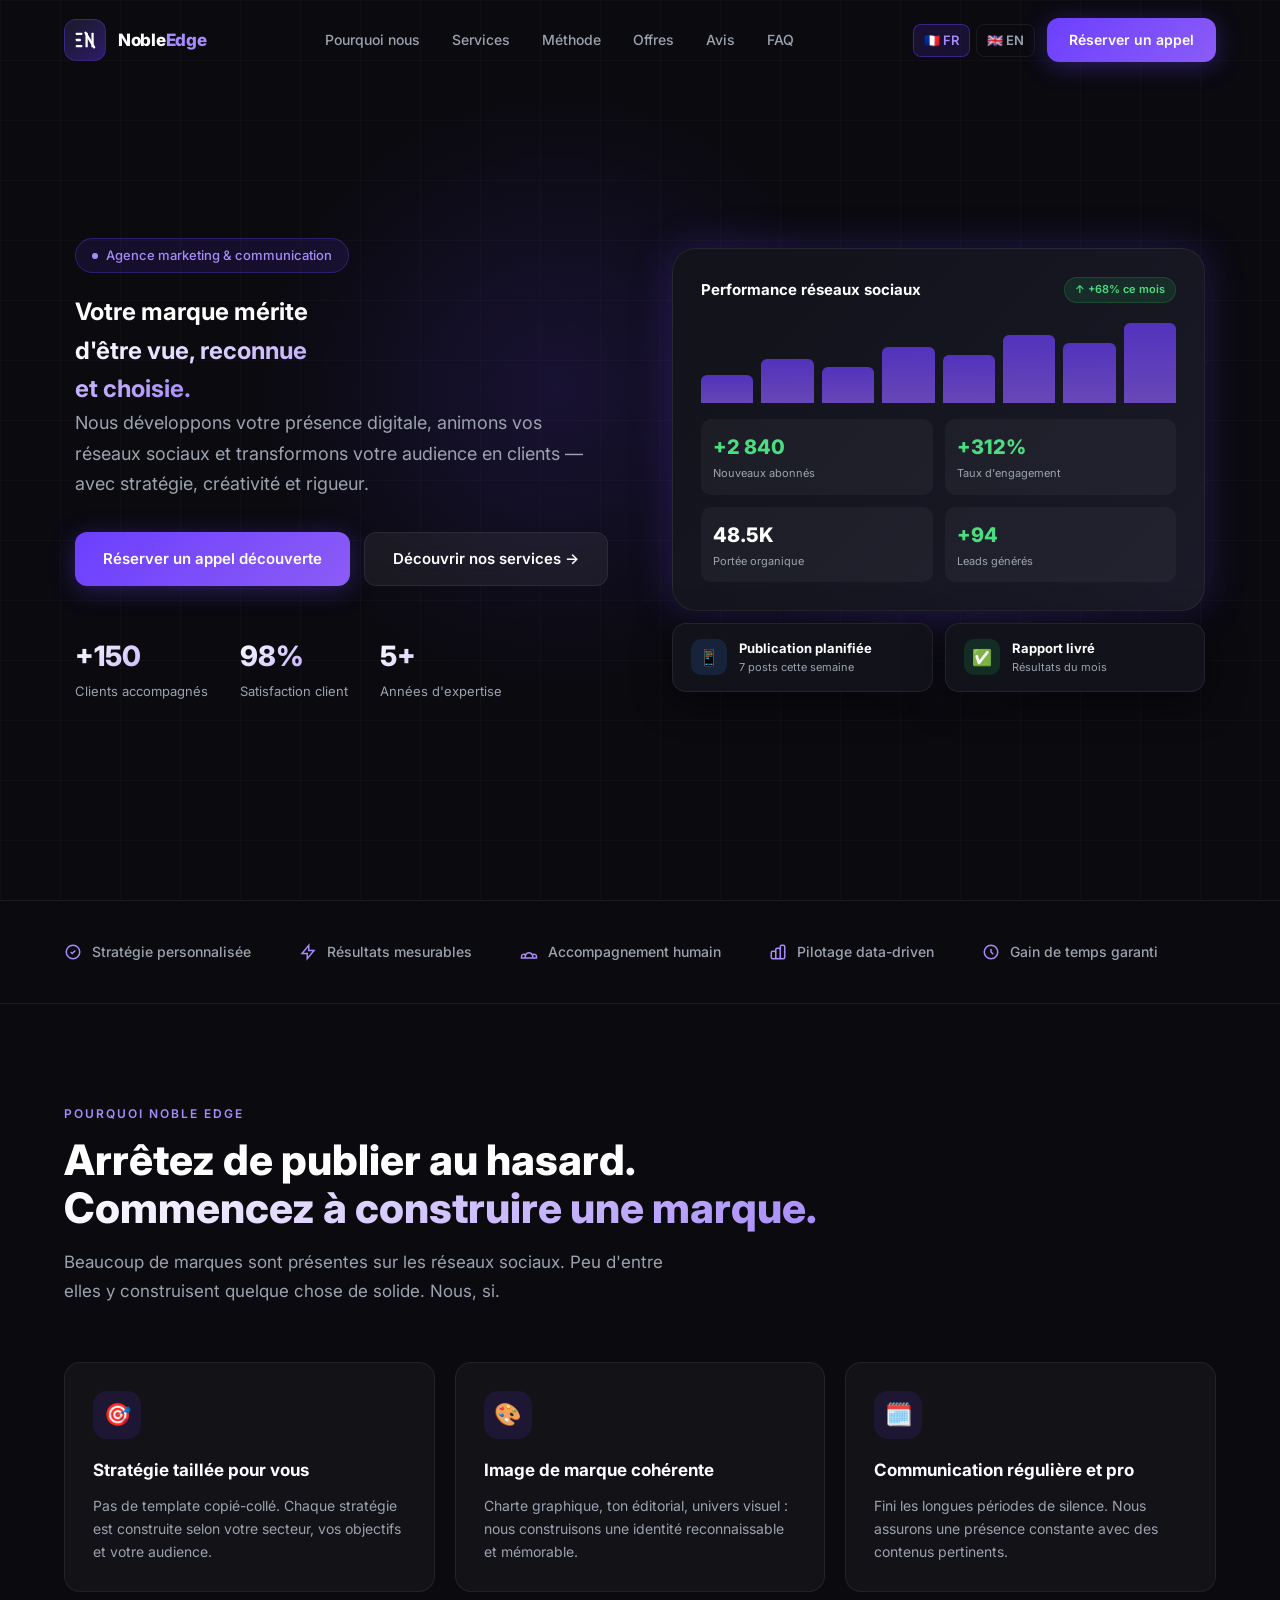
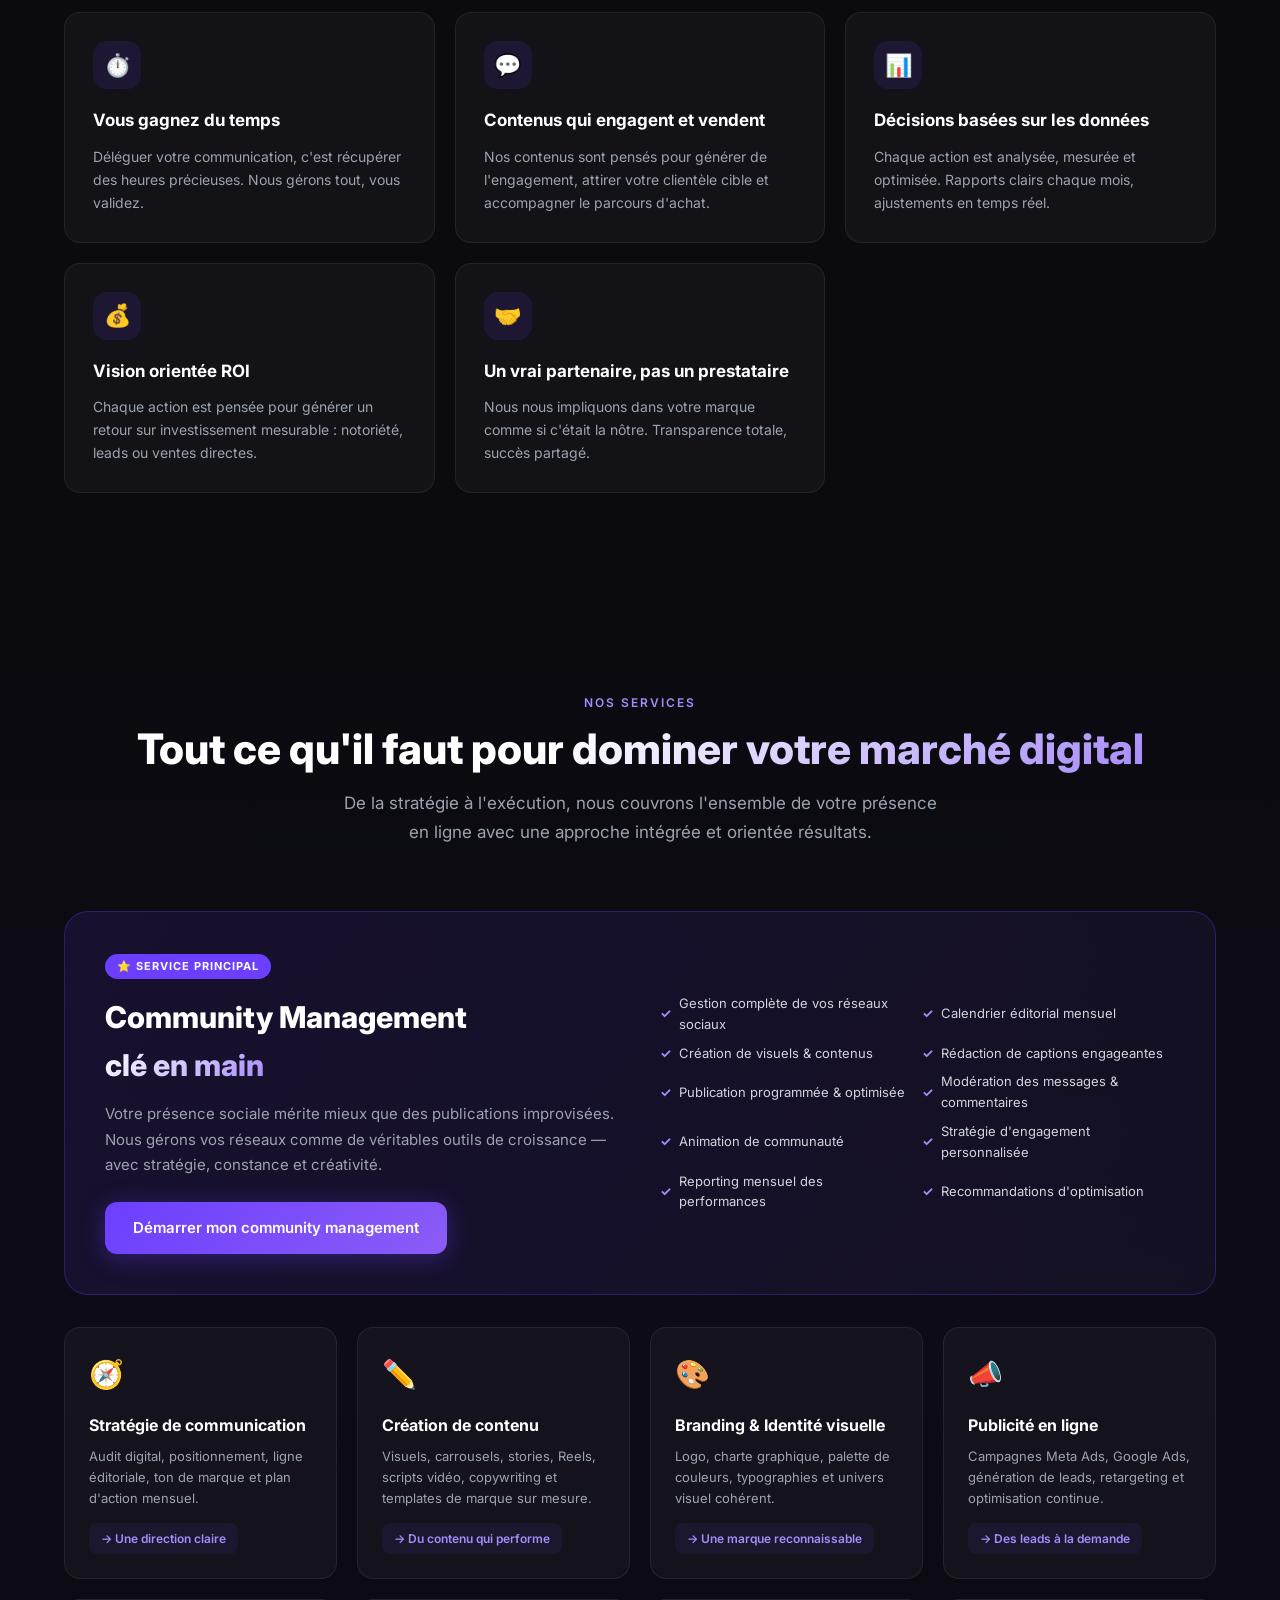
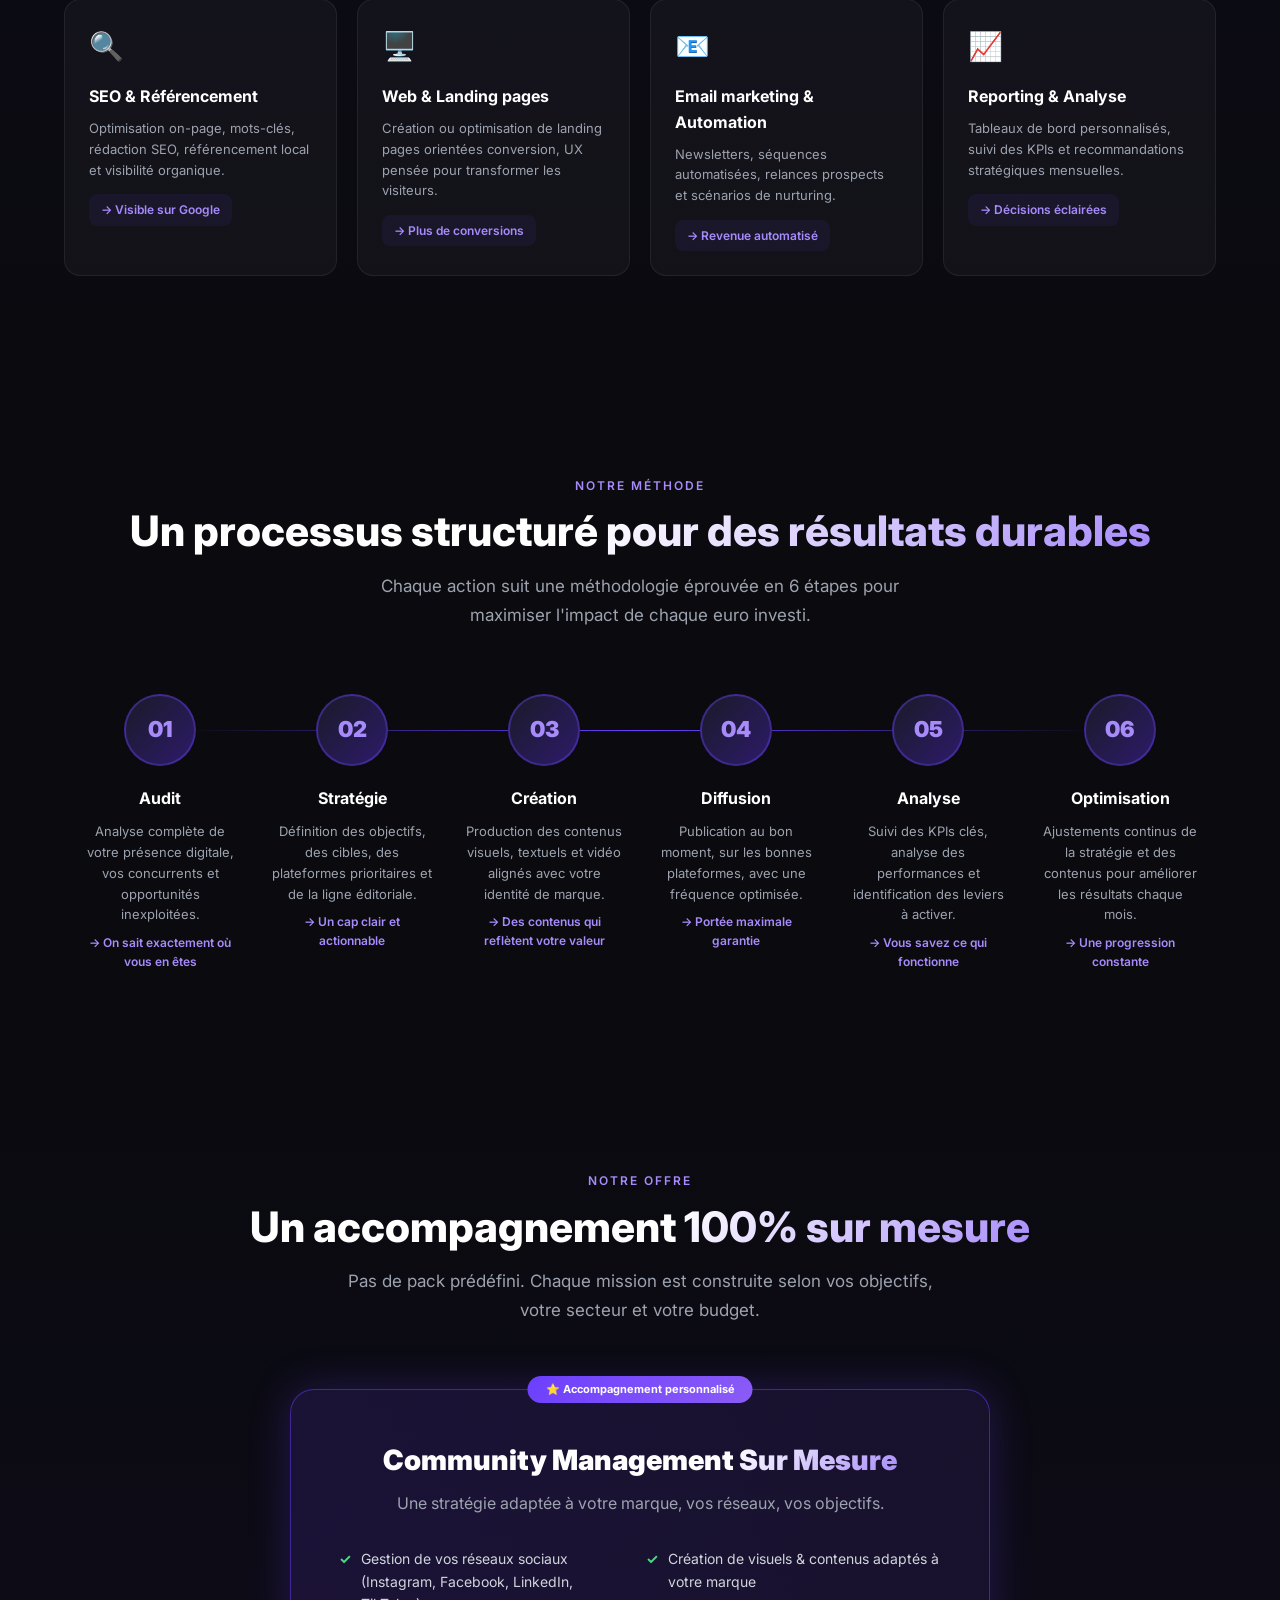
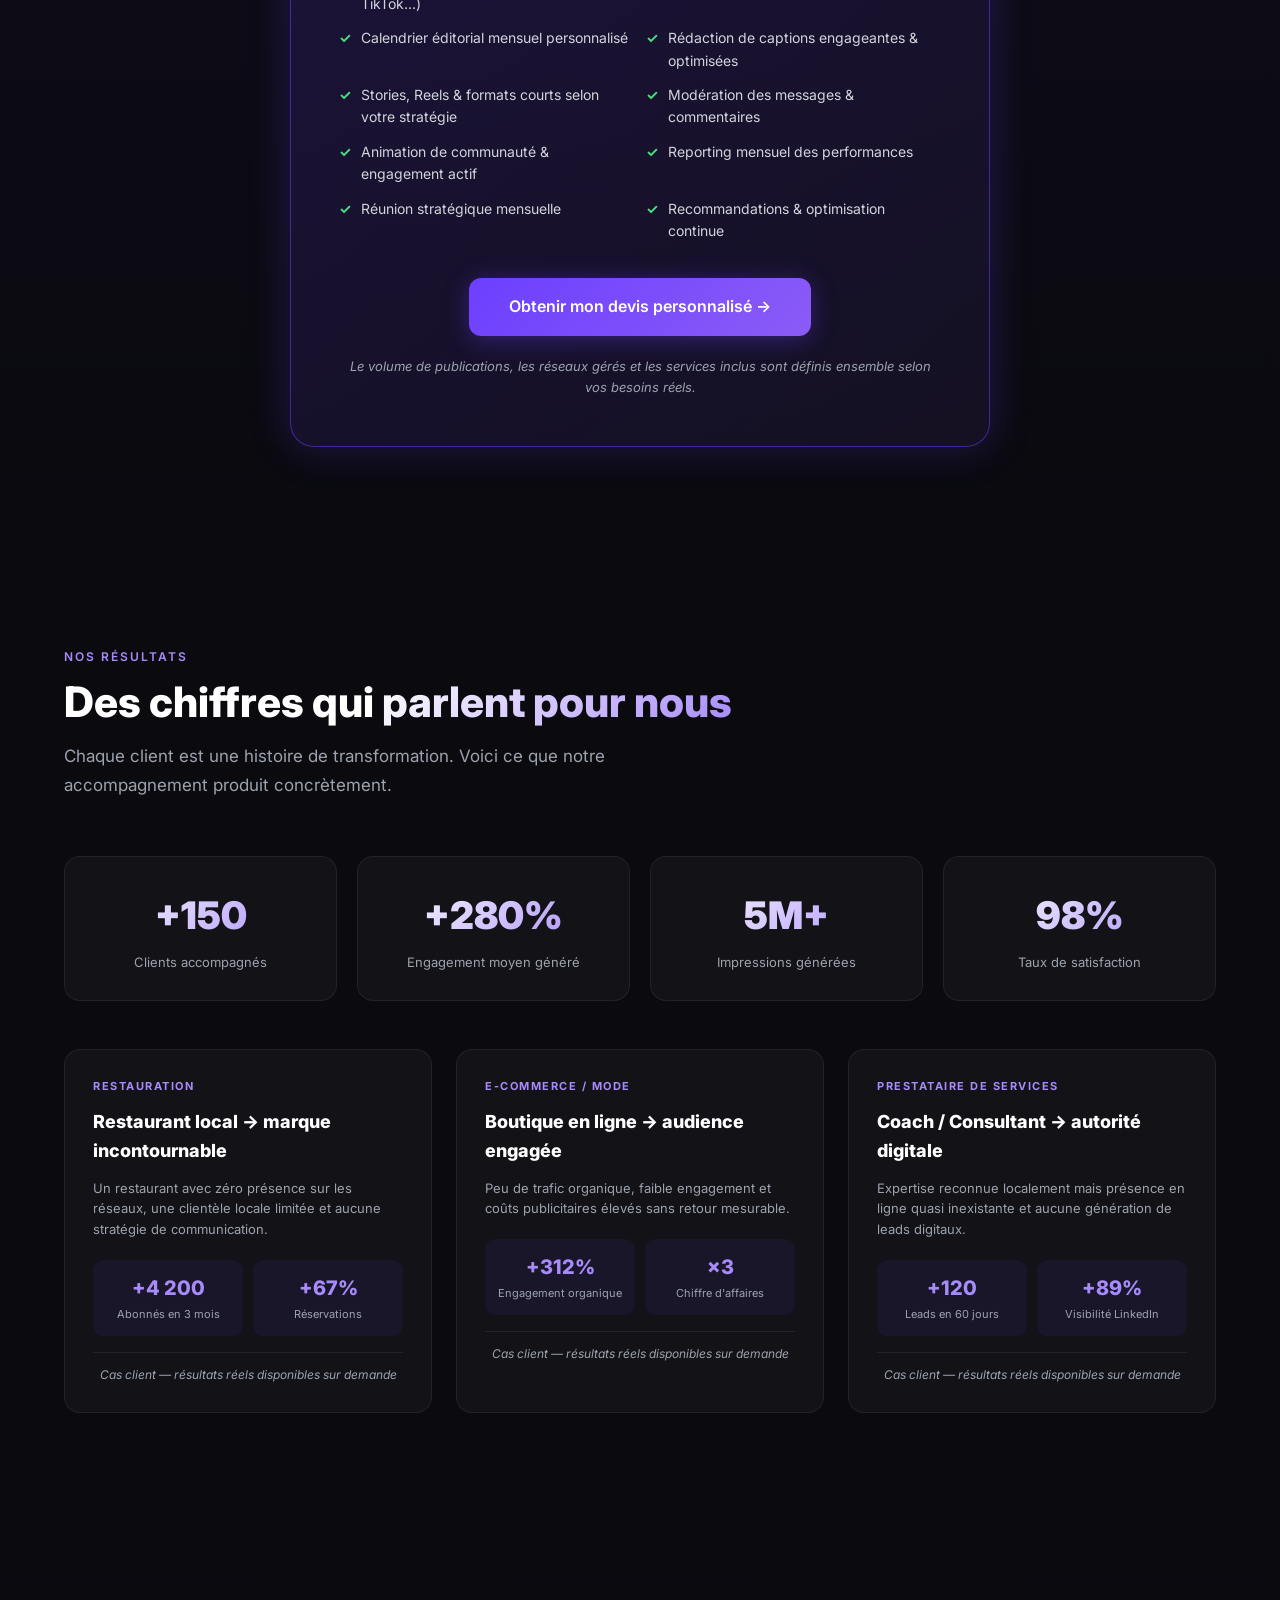
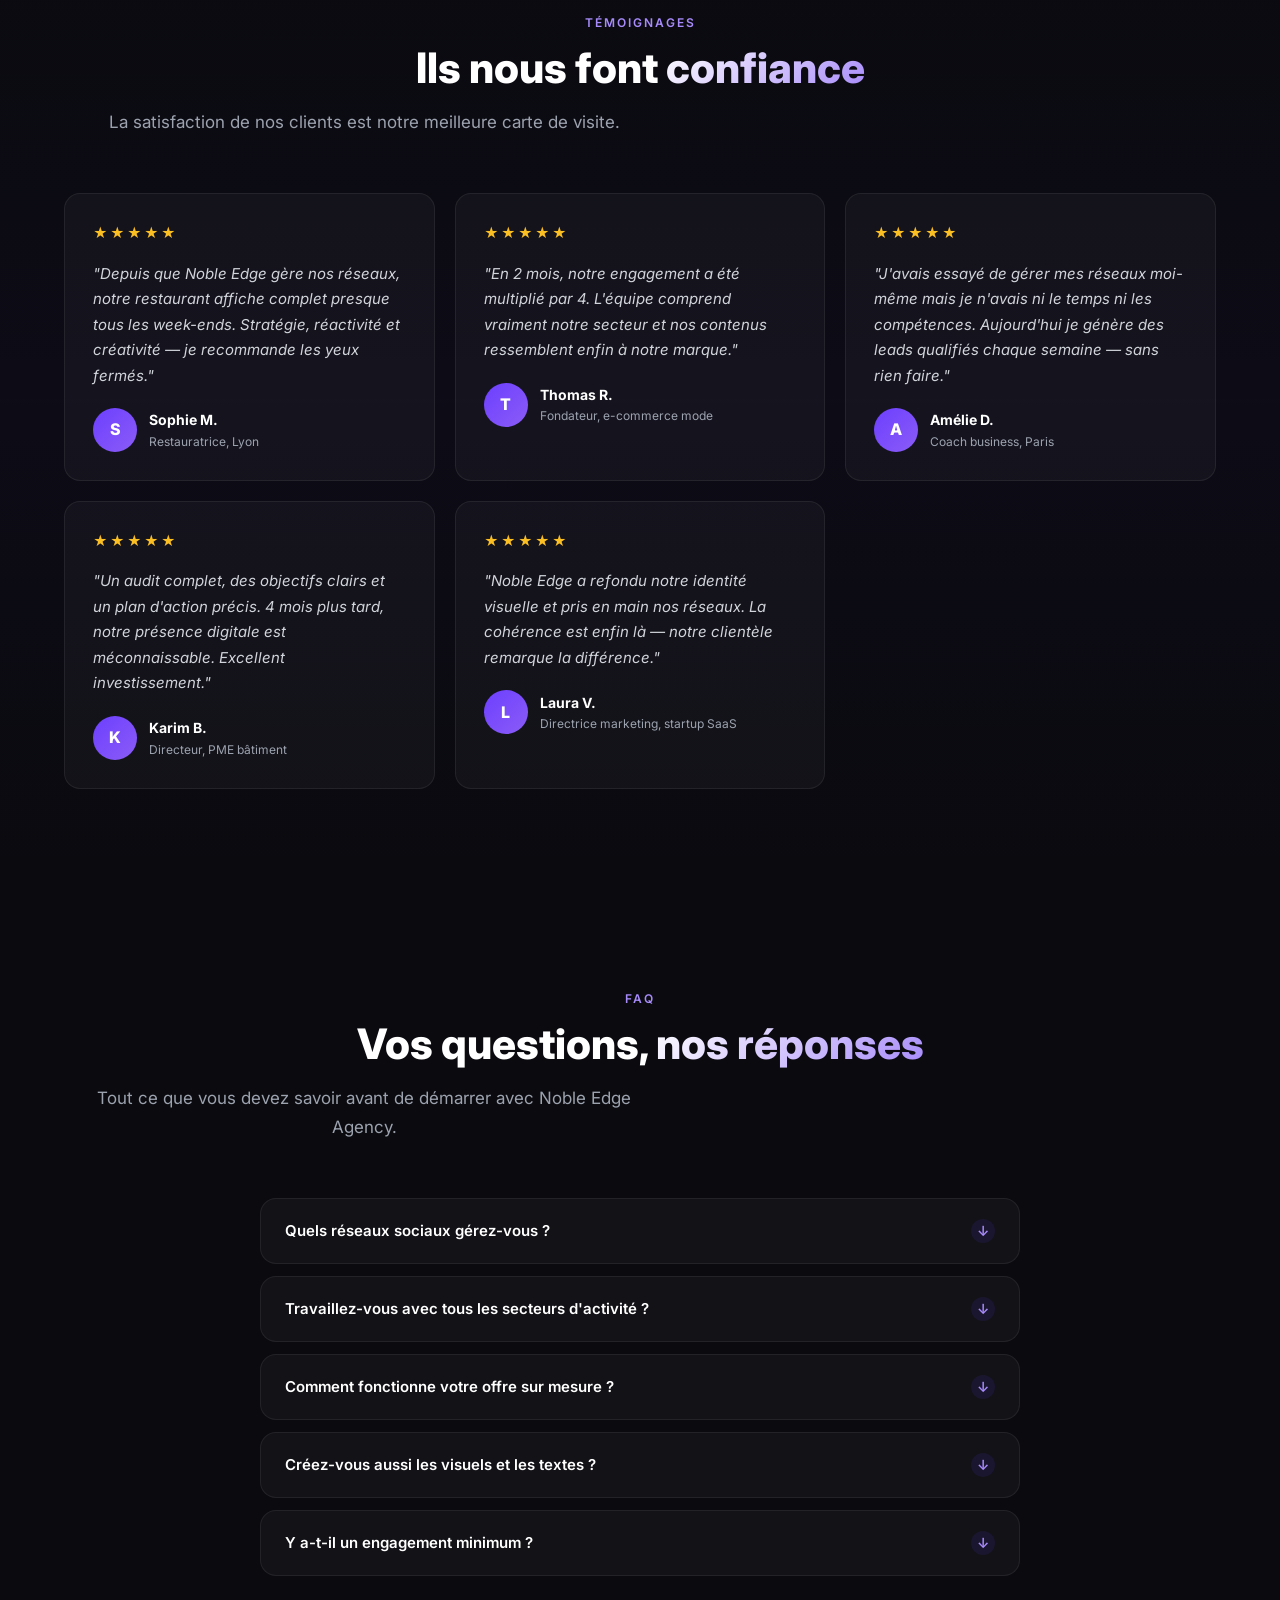
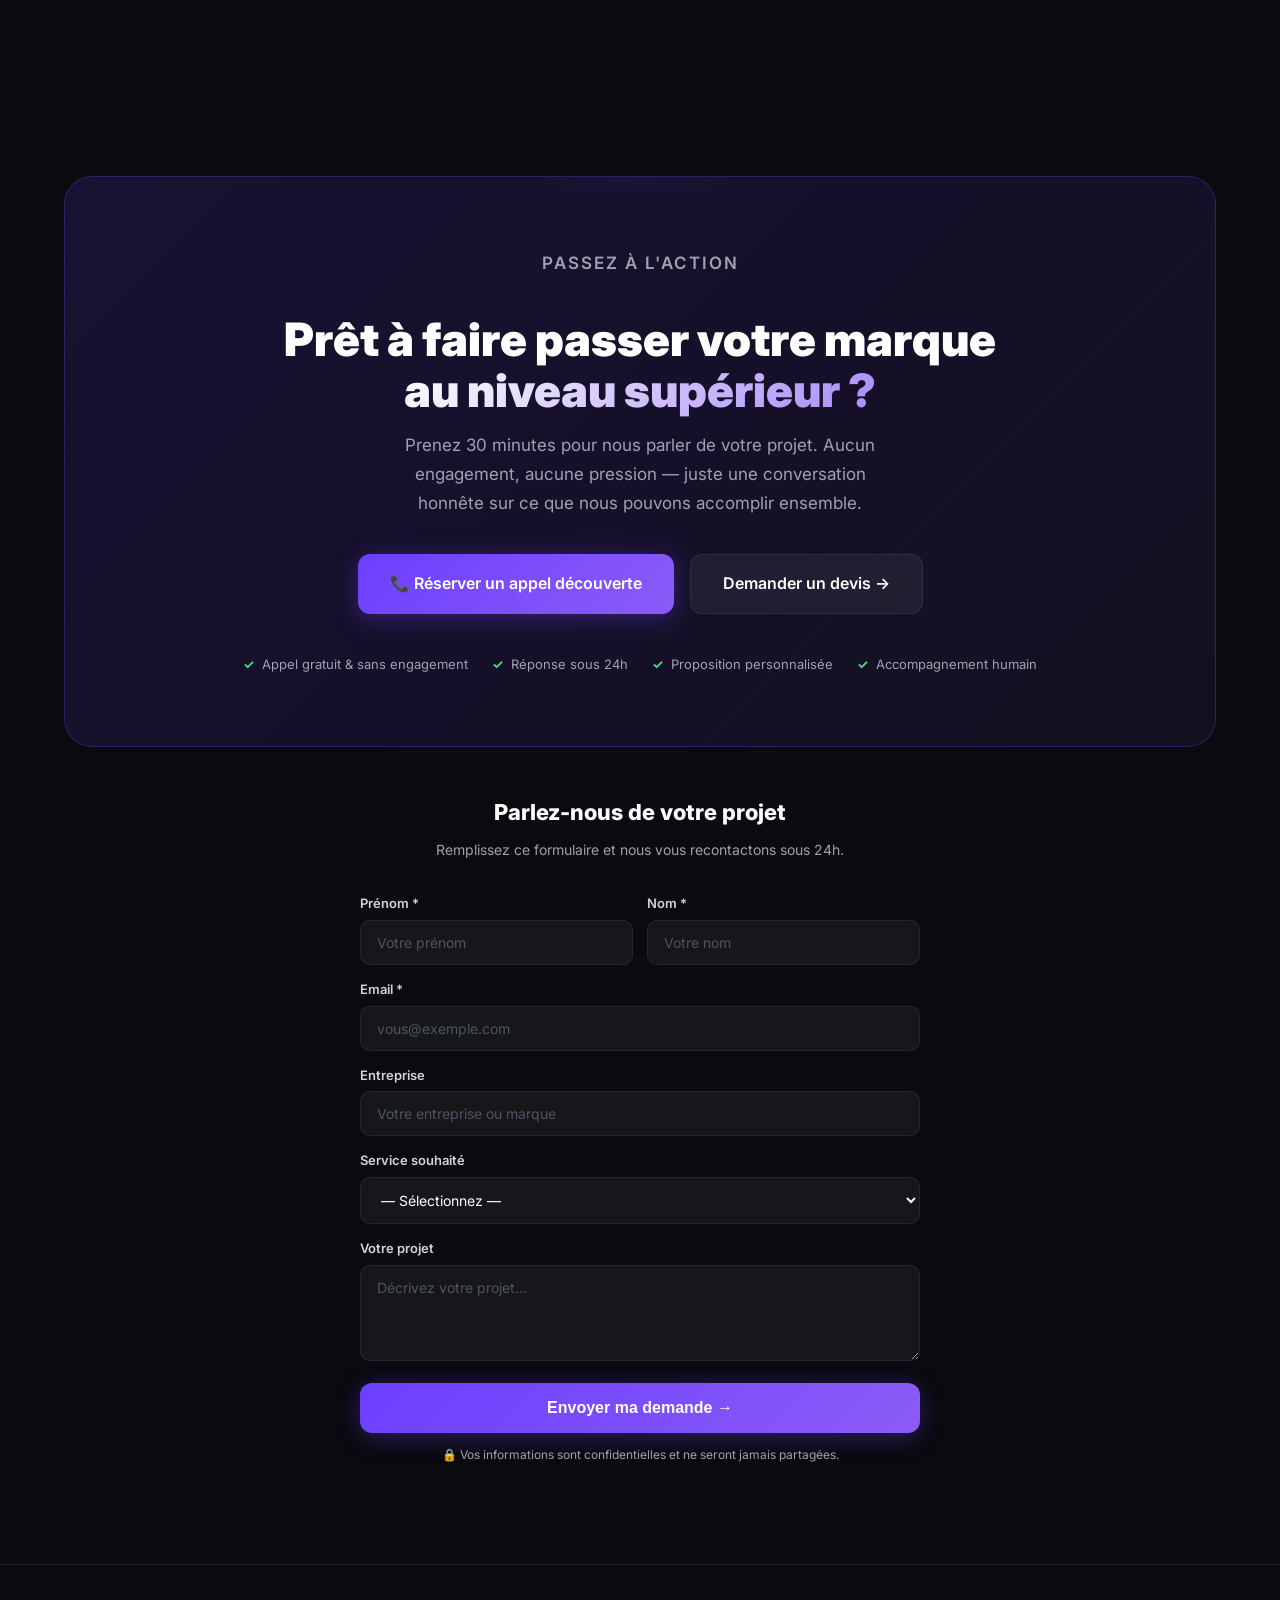
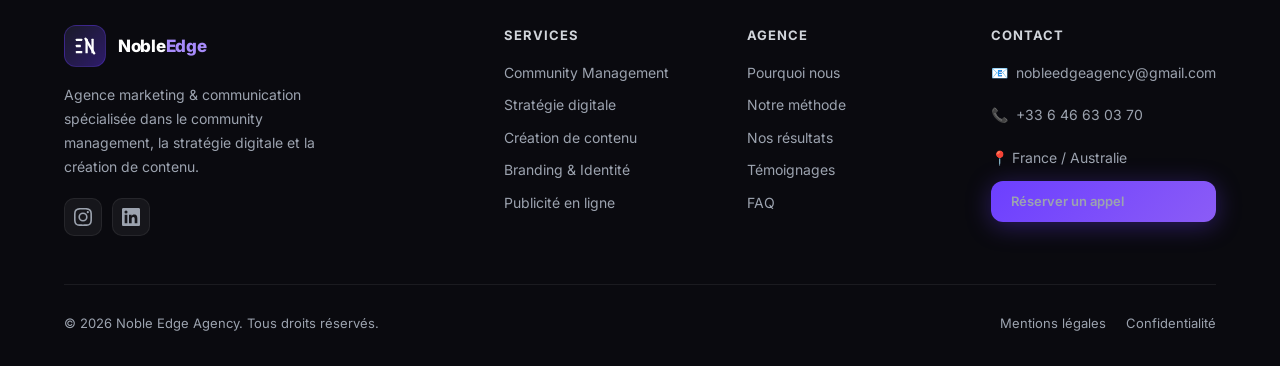
<file: fr/index.html>
<!DOCTYPE html>
<html lang="fr">
<head>
  <meta charset="UTF-8" />
  <meta name="viewport" content="width=device-width, initial-scale=1.0" />
  <title>Noble Edge Agency | Agence Marketing & Community Management</title>
  <meta name="description" content="Noble Edge Agency — Agence marketing et communication spécialisée en community management, stratégie digitale, création de contenu et publicité en ligne." />
  <link rel="alternate" hreflang="fr" href="https://nobleedgeagency.github.io/fr/" />
  <link rel="alternate" hreflang="en" href="https://nobleedgeagency.github.io/en/" />
  <link rel="preconnect" href="https://fonts.googleapis.com" />
  <link href="https://fonts.googleapis.com/css2?family=Inter:wght@300;400;500;600;700;800;900&display=swap" rel="stylesheet" />
  <style>
    *, *::before, *::after { box-sizing: border-box; margin: 0; padding: 0; }
    :root {
      --dark: #0a0a0f; --dark2: #12121a; --dark3: #1a1a28;
      --purple: #6c3fff; --purple-light: #8b5cf6; --purple-soft: #a78bfa;
      --white: #ffffff; --gray: #9ca3af; --gray-light: #d1d5db;
      --border: rgba(255,255,255,0.07); --card-bg: rgba(255,255,255,0.035);
      --radius: 16px; --radius-lg: 24px;
      --shadow: 0 8px 40px rgba(0,0,0,0.4); --shadow-purple: 0 0 40px rgba(108,63,255,0.25);
    }
    html { scroll-behavior: smooth; }
    body { font-family: 'Inter', sans-serif; background: var(--dark); color: var(--white); line-height: 1.6; overflow-x: hidden; }
    ::-webkit-scrollbar { width: 6px; } ::-webkit-scrollbar-track { background: var(--dark2); } ::-webkit-scrollbar-thumb { background: var(--purple); border-radius: 3px; }
    .container { max-width: 1200px; margin: 0 auto; padding: 0 24px; }
    .gradient-text { background: linear-gradient(135deg, #fff 0%, var(--purple-soft) 100%); -webkit-background-clip: text; -webkit-text-fill-color: transparent; background-clip: text; }
    .badge { display: inline-flex; align-items: center; gap: 8px; background: rgba(108,63,255,0.12); border: 1px solid rgba(108,63,255,0.3); color: var(--purple-soft); padding: 6px 16px; border-radius: 100px; font-size: 13px; font-weight: 500; }
    .badge::before { content: ''; width: 6px; height: 6px; border-radius: 50%; background: var(--purple-soft); animation: pulse 2s infinite; }
    @keyframes pulse { 0%,100%{opacity:1} 50%{opacity:0.4} }
    .btn { display: inline-flex; align-items: center; gap: 8px; padding: 14px 28px; border-radius: 12px; font-size: 15px; font-weight: 600; cursor: pointer; transition: all 0.25s ease; text-decoration: none; border: none; }
    .btn-primary { background: linear-gradient(135deg, var(--purple) 0%, var(--purple-light) 100%); color: #fff; box-shadow: 0 4px 24px rgba(108,63,255,0.35); }
    .btn-primary:hover { transform: translateY(-2px); box-shadow: 0 8px 32px rgba(108,63,255,0.5); }
    .btn-secondary { background: rgba(255,255,255,0.06); color: #fff; border: 1px solid var(--border); backdrop-filter: blur(10px); }
    .btn-secondary:hover { background: rgba(255,255,255,0.1); transform: translateY(-2px); }
    .section-label { font-size: 12px; font-weight: 600; letter-spacing: 2px; text-transform: uppercase; color: var(--purple-soft); margin-bottom: 12px; }
    .section-title { font-size: clamp(28px, 4vw, 42px); font-weight: 800; line-height: 1.15; margin-bottom: 16px; }
    .section-subtitle { font-size: 17px; color: var(--gray); max-width: 600px; line-height: 1.7; }
    header { position: fixed; top: 0; left: 0; right: 0; z-index: 1000; padding: 18px 0; transition: all 0.3s ease; }
    header.scrolled { background: rgba(10,10,15,0.9); backdrop-filter: blur(20px); border-bottom: 1px solid var(--border); padding: 12px 0; }
    .header-inner { display: flex; align-items: center; justify-content: space-between; gap: 32px; }
    .logo { display: flex; align-items: center; gap: 12px; text-decoration: none; }
    .logo-icon { width: 42px; height: 42px; background: linear-gradient(135deg, var(--dark3) 0%, #2d1b69 100%); border-radius: 12px; display: flex; align-items: center; justify-content: center; border: 1px solid rgba(108,63,255,0.3); }
    .logo-icon svg { width: 22px; height: 22px; }
    .logo-text { font-size: 17px; font-weight: 800; color: var(--white); letter-spacing: -0.3px; }
    .logo-text span { color: var(--purple-soft); }
    nav { display: flex; align-items: center; gap: 4px; }
    nav a { color: var(--gray); font-size: 14px; font-weight: 500; text-decoration: none; padding: 8px 14px; border-radius: 8px; transition: all 0.2s; }
    nav a:hover { color: var(--white); background: rgba(255,255,255,0.06); }
    .header-cta { display: flex; align-items: center; gap: 12px; }
    .lang-switcher { display: flex; align-items: center; gap: 6px; }
    .lang-switcher a { font-size: 13px; font-weight: 600; padding: 5px 10px; border-radius: 8px; text-decoration: none; border: 1px solid var(--border); color: var(--gray); transition: all 0.2s; }
    .lang-switcher a.active { background: rgba(108,63,255,0.15); border-color: rgba(108,63,255,0.4); color: var(--purple-soft); }
    .lang-switcher a:hover { color: var(--white); }
    .hamburger { display: none; flex-direction: column; gap: 5px; cursor: pointer; padding: 8px; }
    .hamburger span { width: 22px; height: 2px; background: var(--white); border-radius: 2px; transition: all 0.3s; }
    .mobile-menu { display: none; position: fixed; top: 0; left: 0; right: 0; bottom: 0; background: rgba(10,10,15,0.98); backdrop-filter: blur(20px); z-index: 999; flex-direction: column; align-items: center; justify-content: center; gap: 24px; }
    .mobile-menu.open { display: flex; }
    .mobile-menu a { color: var(--white); font-size: 22px; font-weight: 700; text-decoration: none; transition: color 0.2s; }
    .mobile-menu a:hover { color: var(--purple-soft); }
    .mobile-close { position: absolute; top: 24px; right: 24px; font-size: 28px; cursor: pointer; color: var(--gray); }
    #hero { min-height: 100vh; display: flex; align-items: center; padding: 120px 0 80px; position: relative; overflow: hidden; }
    .hero-bg { position: absolute; inset: 0; }
    .hero-glow-1 { position: absolute; top: 10%; left: 20%; width: 600px; height: 600px; background: radial-gradient(circle, rgba(108,63,255,0.15) 0%, transparent 70%); animation: float 8s ease-in-out infinite; }
    .hero-glow-2 { position: absolute; bottom: 20%; right: 10%; width: 400px; height: 400px; background: radial-gradient(circle, rgba(139,92,246,0.1) 0%, transparent 70%); animation: float 10s ease-in-out infinite reverse; }
    .hero-grid { position: absolute; inset: 0; background-image: linear-gradient(rgba(255,255,255,0.02) 1px, transparent 1px), linear-gradient(90deg, rgba(255,255,255,0.02) 1px, transparent 1px); background-size: 60px 60px; }
    @keyframes float { 0%,100%{transform:translateY(0)} 50%{transform:translateY(-20px)} }
    .hero-inner { display: grid; grid-template-columns: 1fr 1fr; gap: 64px; align-items: center; position: relative; }
    .hero h1 { font-size: clamp(36px, 5.5vw, 64px); font-weight: 900; line-height: 1.08; letter-spacing: -1.5px; margin-bottom: 20px; }
    .hero-desc { font-size: 18px; color: var(--gray); line-height: 1.7; margin-bottom: 32px; max-width: 520px; }
    .hero-ctas { display: flex; gap: 14px; flex-wrap: wrap; margin-bottom: 48px; }
    .hero-stats { display: flex; gap: 32px; flex-wrap: wrap; }
    .stat-num { font-size: 28px; font-weight: 800; background: linear-gradient(135deg, #fff, var(--purple-soft)); -webkit-background-clip: text; -webkit-text-fill-color: transparent; background-clip: text; }
    .stat-label { font-size: 13px; color: var(--gray); margin-top: 2px; }
    .hero-visual { display: flex; flex-direction: column; gap: 12px; }
    .hero-card-main { background: linear-gradient(135deg, var(--dark2) 0%, var(--dark3) 100%); border: 1px solid var(--border); border-radius: var(--radius-lg); padding: 28px; box-shadow: var(--shadow-purple); }
    .hero-card-header { display: flex; align-items: center; justify-content: space-between; margin-bottom: 20px; }
    .hero-card-title { font-size: 15px; font-weight: 700; }
    .hero-card-badge { background: rgba(34,197,94,0.12); color: #4ade80; font-size: 11px; font-weight: 600; padding: 3px 10px; border-radius: 100px; border: 1px solid rgba(34,197,94,0.2); }
    .chart-bars { display: flex; align-items: flex-end; gap: 8px; height: 80px; margin-bottom: 16px; }
    .bar { flex: 1; border-radius: 6px 6px 0 0; background: linear-gradient(180deg, var(--purple) 0%, var(--purple-light) 100%); opacity: 0.7; }
    .chart-stats { display: grid; grid-template-columns: 1fr 1fr; gap: 12px; }
    .chart-stat { background: rgba(255,255,255,0.04); border-radius: 10px; padding: 12px; }
    .chart-stat-num { font-size: 20px; font-weight: 800; color: var(--white); }
    .chart-stat-num.up { color: #4ade80; }
    .chart-stat-label { font-size: 11px; color: var(--gray); margin-top: 2px; }
    .hero-cards-row { display: grid; grid-template-columns: 1fr 1fr; gap: 12px; }
    .hero-card-floating { background: var(--dark2); border: 1px solid var(--border); border-radius: 14px; padding: 14px 18px; box-shadow: var(--shadow); display: flex; align-items: center; gap: 12px; }
    .floating-icon { width: 36px; height: 36px; border-radius: 10px; display: flex; align-items: center; justify-content: center; font-size: 16px; flex-shrink: 0; }
    .floating-title { font-size: 13px; font-weight: 700; }
    .floating-sub { font-size: 11px; color: var(--gray); }
    .trust-band { padding: 40px 0; border-top: 1px solid var(--border); border-bottom: 1px solid var(--border); }
    .trust-inner { display: flex; gap: 48px; align-items: center; flex-wrap: wrap; }
    .trust-item { display: flex; align-items: center; gap: 10px; white-space: nowrap; color: var(--gray); font-size: 14px; font-weight: 500; }
    .trust-item svg { color: var(--purple-soft); flex-shrink: 0; }
    #pourquoi { padding: 100px 0; }
    .why-grid { display: grid; grid-template-columns: repeat(auto-fit, minmax(280px, 1fr)); gap: 20px; margin-top: 56px; }
    .why-card { background: var(--card-bg); border: 1px solid var(--border); border-radius: var(--radius); padding: 28px; transition: all 0.3s ease; }
    .why-card:hover { border-color: rgba(108,63,255,0.4); background: rgba(108,63,255,0.05); transform: translateY(-4px); box-shadow: var(--shadow-purple); }
    .why-icon { width: 48px; height: 48px; background: rgba(108,63,255,0.12); border-radius: 14px; display: flex; align-items: center; justify-content: center; margin-bottom: 18px; font-size: 22px; }
    .why-title { font-size: 17px; font-weight: 700; margin-bottom: 10px; }
    .why-desc { font-size: 14px; color: var(--gray); line-height: 1.65; }
    #services { padding: 100px 0; background: linear-gradient(180deg, transparent 0%, rgba(108,63,255,0.03) 50%, transparent 100%); }
    .services-header { text-align: center; margin-bottom: 64px; }
    .services-header .section-subtitle { margin: 0 auto; }
    .cm-featured { background: linear-gradient(135deg, rgba(108,63,255,0.12) 0%, rgba(139,92,246,0.06) 100%); border: 1px solid rgba(108,63,255,0.3); border-radius: var(--radius-lg); padding: 40px; margin-bottom: 32px; display: grid; grid-template-columns: 1fr 1fr; gap: 40px; align-items: center; }
    .cm-tag { display: inline-block; background: var(--purple); color: #fff; font-size: 11px; font-weight: 700; padding: 4px 12px; border-radius: 100px; letter-spacing: 1px; text-transform: uppercase; margin-bottom: 14px; }
    .cm-title { font-size: clamp(22px, 3vw, 30px); font-weight: 800; margin-bottom: 12px; }
    .cm-desc { font-size: 15px; color: var(--gray); line-height: 1.7; margin-bottom: 24px; }
    .cm-features { list-style: none; display: grid; grid-template-columns: 1fr 1fr; gap: 8px; }
    .cm-features li { display: flex; align-items: center; gap: 8px; font-size: 13px; color: var(--gray-light); }
    .cm-features li::before { content: '✓'; color: var(--purple-soft); font-weight: 700; flex-shrink: 0; }
    .services-grid { display: grid; grid-template-columns: repeat(auto-fit, minmax(260px, 1fr)); gap: 20px; }
    .service-card { background: var(--card-bg); border: 1px solid var(--border); border-radius: var(--radius); padding: 24px; transition: all 0.3s ease; }
    .service-card:hover { border-color: rgba(108,63,255,0.35); transform: translateY(-3px); box-shadow: 0 12px 40px rgba(0,0,0,0.3); }
    .service-icon { font-size: 28px; margin-bottom: 16px; }
    .service-title { font-size: 16px; font-weight: 700; margin-bottom: 8px; }
    .service-desc { font-size: 13px; color: var(--gray); line-height: 1.6; margin-bottom: 14px; }
    .service-benefit { font-size: 12px; font-weight: 600; color: var(--purple-soft); background: rgba(108,63,255,0.08); padding: 6px 12px; border-radius: 8px; display: inline-block; }
    #methode { padding: 100px 0; }
    .method-header { text-align: center; margin-bottom: 64px; }
    .method-header .section-subtitle { margin: 0 auto; }
    .method-steps { display: grid; grid-template-columns: repeat(auto-fit, minmax(180px, 1fr)); gap: 0; position: relative; }
    .method-steps::before { content: ''; position: absolute; top: 36px; left: 10%; right: 10%; height: 1px; background: linear-gradient(90deg, transparent, var(--purple), transparent); }
    .method-step { text-align: center; padding: 0 16px; position: relative; }
    .step-num { width: 72px; height: 72px; background: linear-gradient(135deg, var(--dark3), #2d1b69); border: 2px solid rgba(108,63,255,0.4); border-radius: 50%; display: flex; align-items: center; justify-content: center; margin: 0 auto 20px; font-size: 22px; font-weight: 900; color: var(--purple-soft); position: relative; z-index: 1; }
    .step-title { font-size: 16px; font-weight: 700; margin-bottom: 10px; }
    .step-desc { font-size: 13px; color: var(--gray); line-height: 1.6; }
    .step-benefit { font-size: 12px; color: var(--purple-soft); font-weight: 600; margin-top: 8px; }
    #offres { padding: 100px 0; background: linear-gradient(180deg, transparent 0%, rgba(108,63,255,0.03) 50%, transparent 100%); }
    .pricing-header { text-align: center; margin-bottom: 64px; }
    .pricing-header .section-subtitle { margin: 0 auto; }
    .offre-unique { max-width: 700px; margin: 0 auto; background: linear-gradient(135deg, rgba(108,63,255,0.15) 0%, rgba(139,92,246,0.08) 100%); border: 1px solid rgba(108,63,255,0.5); border-radius: var(--radius-lg); padding: 48px; text-align: center; box-shadow: var(--shadow-purple); position: relative; }
    .offre-unique .pricing-badge { position: absolute; top: -14px; left: 50%; transform: translateX(-50%); background: linear-gradient(135deg, var(--purple), var(--purple-light)); color: #fff; font-size: 11px; font-weight: 700; padding: 5px 18px; border-radius: 100px; white-space: nowrap; }
    .offre-unique h3 { font-size: 28px; font-weight: 900; margin-bottom: 8px; }
    .offre-unique .offre-sub { font-size: 16px; color: var(--gray); margin-bottom: 32px; }
    .offre-features { list-style: none; display: grid; grid-template-columns: 1fr 1fr; gap: 12px; margin-bottom: 36px; text-align: left; }
    .offre-features li { display: flex; align-items: flex-start; gap: 10px; font-size: 14px; color: var(--gray-light); }
    .offre-features li span.check { color: #4ade80; font-weight: 700; flex-shrink: 0; }
    .offre-note { font-size: 13px; color: var(--gray); margin-top: 20px; font-style: italic; }
    #realisations { padding: 100px 0; }
    .real-header { margin-bottom: 56px; }
    .kpi-row { display: grid; grid-template-columns: repeat(4, 1fr); gap: 20px; margin-bottom: 48px; }
    .kpi-card { background: var(--card-bg); border: 1px solid var(--border); border-radius: var(--radius); padding: 28px; text-align: center; }
    .kpi-num { font-size: 38px; font-weight: 900; background: linear-gradient(135deg, #fff, var(--purple-soft)); -webkit-background-clip: text; -webkit-text-fill-color: transparent; background-clip: text; margin-bottom: 6px; }
    .kpi-label { font-size: 13px; color: var(--gray); }
    .case-studies { display: grid; grid-template-columns: repeat(auto-fit, minmax(300px, 1fr)); gap: 24px; }
    .case-card { background: var(--card-bg); border: 1px solid var(--border); border-radius: var(--radius); padding: 28px; }
    .case-sector { font-size: 11px; font-weight: 700; color: var(--purple-soft); text-transform: uppercase; letter-spacing: 1.5px; margin-bottom: 12px; }
    .case-title { font-size: 18px; font-weight: 800; margin-bottom: 12px; }
    .case-challenge { font-size: 13px; color: var(--gray); line-height: 1.6; margin-bottom: 20px; }
    .case-results { display: grid; grid-template-columns: 1fr 1fr; gap: 10px; }
    .case-result { background: rgba(108,63,255,0.08); border-radius: 10px; padding: 12px; text-align: center; }
    .case-result-num { font-size: 20px; font-weight: 800; color: var(--purple-soft); }
    .case-result-label { font-size: 11px; color: var(--gray); margin-top: 2px; }
    .case-placeholder { font-size: 12px; color: var(--gray); text-align: center; margin-top: 16px; font-style: italic; border-top: 1px solid var(--border); padding-top: 12px; }
    #temoignages { padding: 100px 0; background: linear-gradient(180deg, transparent 0%, rgba(108,63,255,0.03) 50%, transparent 100%); }
    .testi-header { text-align: center; margin-bottom: 56px; }
    .testi-grid { display: grid; grid-template-columns: repeat(auto-fit, minmax(280px, 1fr)); gap: 20px; }
    .testi-card { background: var(--card-bg); border: 1px solid var(--border); border-radius: var(--radius); padding: 28px; transition: all 0.3s; }
    .testi-card:hover { border-color: rgba(108,63,255,0.3); transform: translateY(-3px); }
    .testi-stars { color: #fbbf24; font-size: 14px; margin-bottom: 16px; letter-spacing: 2px; }
    .testi-quote { font-size: 15px; color: var(--gray-light); line-height: 1.7; margin-bottom: 20px; font-style: italic; }
    .testi-author { display: flex; align-items: center; gap: 12px; }
    .testi-avatar { width: 44px; height: 44px; border-radius: 50%; background: linear-gradient(135deg, var(--purple), var(--purple-light)); display: flex; align-items: center; justify-content: center; font-size: 16px; font-weight: 800; color: #fff; flex-shrink: 0; }
    .testi-name { font-size: 14px; font-weight: 700; }
    .testi-role { font-size: 12px; color: var(--gray); }
    #faq { padding: 100px 0; }
    .faq-header { text-align: center; margin-bottom: 56px; }
    .faq-list { max-width: 760px; margin: 0 auto; display: flex; flex-direction: column; gap: 12px; }
    .faq-item { background: var(--card-bg); border: 1px solid var(--border); border-radius: var(--radius); overflow: hidden; transition: all 0.3s; }
    .faq-item.open { border-color: rgba(108,63,255,0.3); }
    .faq-question { padding: 20px 24px; cursor: pointer; display: flex; justify-content: space-between; align-items: center; gap: 16px; font-size: 15px; font-weight: 600; user-select: none; }
    .faq-question:hover { color: var(--purple-soft); }
    .faq-icon { width: 24px; height: 24px; background: rgba(108,63,255,0.1); border-radius: 50%; display: flex; align-items: center; justify-content: center; flex-shrink: 0; font-size: 14px; transition: transform 0.3s; color: var(--purple-soft); }
    .faq-item.open .faq-icon { transform: rotate(180deg); }
    .faq-answer { max-height: 0; overflow: hidden; transition: max-height 0.4s ease; }
    .faq-answer-inner { padding: 0 24px 20px; font-size: 14px; color: var(--gray); line-height: 1.7; }
    #contact { padding: 100px 0; }
    .cta-block { background: linear-gradient(135deg, rgba(108,63,255,0.15) 0%, rgba(139,92,246,0.08) 100%); border: 1px solid rgba(108,63,255,0.3); border-radius: 28px; padding: 72px 48px; text-align: center; position: relative; overflow: hidden; }
    .cta-glow { position: absolute; top: -50%; left: 50%; transform: translateX(-50%); width: 400px; height: 300px; background: radial-gradient(circle, rgba(108,63,255,0.2) 0%, transparent 70%); pointer-events: none; }
    .cta-block h2 { font-size: clamp(28px, 4vw, 46px); font-weight: 900; margin-bottom: 16px; line-height: 1.1; }
    .cta-block p { font-size: 17px; color: var(--gray); max-width: 500px; margin: 0 auto 36px; line-height: 1.7; }
    .cta-buttons { display: flex; gap: 16px; justify-content: center; flex-wrap: wrap; margin-bottom: 40px; }
    .cta-reassurance { display: flex; gap: 24px; justify-content: center; flex-wrap: wrap; }
    .cta-reassure-item { display: flex; align-items: center; gap: 8px; font-size: 13px; color: var(--gray); }
    .cta-reassure-item::before { content: '✓'; color: #4ade80; font-weight: 700; }
    .contact-form { max-width: 560px; margin: 48px auto 0; }
    .form-row { display: grid; grid-template-columns: 1fr 1fr; gap: 14px; }
    .form-group { display: flex; flex-direction: column; gap: 6px; margin-bottom: 14px; }
    .form-group label { font-size: 13px; font-weight: 600; color: var(--gray-light); }
    .form-group input, .form-group select, .form-group textarea { background: rgba(255,255,255,0.05); border: 1px solid var(--border); border-radius: 10px; padding: 13px 16px; color: var(--white); font-size: 14px; font-family: inherit; transition: all 0.2s; outline: none; }
    .form-group input:focus, .form-group select:focus, .form-group textarea:focus { border-color: rgba(108,63,255,0.5); background: rgba(108,63,255,0.05); box-shadow: 0 0 0 3px rgba(108,63,255,0.1); }
    .form-group input::placeholder, .form-group textarea::placeholder { color: #4b5563; }
    .form-group select option { background: #1a1a28; }
    .form-submit { width: 100%; justify-content: center; padding: 16px; font-size: 16px; margin-top: 8px; }
    .form-note { font-size: 12px; color: var(--gray); text-align: center; margin-top: 12px; }
    .form-success { display: none; text-align: center; padding: 32px; background: rgba(34,197,94,0.08); border: 1px solid rgba(34,197,94,0.2); border-radius: 16px; margin-top: 24px; }
    .form-success h4 { font-size: 20px; font-weight: 800; color: #4ade80; margin-bottom: 8px; }
    .form-success p { font-size: 14px; color: var(--gray); }
    footer { padding: 60px 0 32px; border-top: 1px solid var(--border); }
    .footer-grid { display: grid; grid-template-columns: 2fr 1fr 1fr 1fr; gap: 48px; margin-bottom: 48px; }
    .footer-brand p { font-size: 14px; color: var(--gray); line-height: 1.7; margin: 16px 0 20px; max-width: 280px; }
    .footer-socials { display: flex; gap: 10px; }
    .social-link { width: 38px; height: 38px; border-radius: 10px; background: rgba(255,255,255,0.05); border: 1px solid var(--border); display: flex; align-items: center; justify-content: center; text-decoration: none; transition: all 0.2s; color: var(--gray); }
    .social-link svg { width: 18px; height: 18px; fill: currentColor; }
    .social-link:hover { background: rgba(108,63,255,0.15); border-color: rgba(108,63,255,0.4); transform: translateY(-2px); color: var(--white); }
    .footer-col h4 { font-size: 13px; font-weight: 700; color: var(--gray-light); text-transform: uppercase; letter-spacing: 1px; margin-bottom: 16px; }
    .footer-col a { display: block; color: var(--gray); font-size: 14px; text-decoration: none; margin-bottom: 10px; transition: color 0.2s; }
    .footer-col a:hover { color: var(--white); }
    .footer-contact p { font-size: 14px; color: var(--gray); margin-bottom: 10px; display: flex; align-items: flex-start; gap: 8px; }
    .footer-bottom { padding-top: 28px; border-top: 1px solid var(--border); display: flex; justify-content: space-between; align-items: center; flex-wrap: wrap; gap: 16px; }
    .footer-bottom p { font-size: 13px; color: var(--gray); }
    .footer-bottom-links { display: flex; gap: 20px; }
    .footer-bottom-links a { font-size: 13px; color: var(--gray); text-decoration: none; }
    .footer-bottom-links a:hover { color: var(--white); }
    @media (max-width: 900px) {
      nav, .header-cta .btn:not(:last-child) { display: none; }
      .hamburger { display: flex; }
      .hero-inner { grid-template-columns: 1fr; text-align: center; }
      .hero-ctas { justify-content: center; }
      .hero-visual { display: none; }
      .cm-featured { grid-template-columns: 1fr; }
      .offre-features { grid-template-columns: 1fr; }
      .kpi-row { grid-template-columns: 1fr 1fr; }
      .footer-grid { grid-template-columns: 1fr 1fr; gap: 32px; }
      .method-steps { grid-template-columns: 1fr 1fr; }
      .method-steps::before { display: none; }
    }
    @media (max-width: 600px) {
      .hero h1 { font-size: 36px; }
      .kpi-row { grid-template-columns: 1fr 1fr; }
      .footer-grid { grid-template-columns: 1fr; }
      .form-row { grid-template-columns: 1fr; }
      .cta-block { padding: 48px 24px; }
      .method-steps { grid-template-columns: 1fr; }
      .offre-features { grid-template-columns: 1fr; }
    }
  </style>
</head>
<body>

<div class="mobile-menu" id="mobileMenu">
  <span class="mobile-close" onclick="toggleMenu()">✕</span>
  <a href="#hero" onclick="toggleMenu()">Accueil</a>
  <a href="#services" onclick="toggleMenu()">Services</a>
  <a href="#methode" onclick="toggleMenu()">Méthode</a>
  <a href="#offres" onclick="toggleMenu()">Offres</a>
  <a href="#temoignages" onclick="toggleMenu()">Avis</a>
  <a href="#faq" onclick="toggleMenu()">FAQ</a>
  <a href="#contact" onclick="toggleMenu()">Contact</a>
  <div style="display:flex;gap:12px;margin-top:8px;">
    <a href="../fr/" style="font-size:16px;">🇫🇷 FR</a>
    <a href="../en/" style="font-size:16px;">🇬🇧 EN</a>
  </div>
  <a href="https://calendly.com/nobleedgeagency/ton-audit-gratuit" target="_blank" rel="noopener" class="btn btn-primary" onclick="toggleMenu()">Réserver un appel</a>
</div>

<header id="mainHeader">
  <div class="container">
    <div class="header-inner">
      <a href="#hero" class="logo">
        <div class="logo-icon">
          <svg viewBox="0 0 24 24" fill="none"><rect x="2" y="4" width="7" height="2.5" rx="0.5" fill="white"/><rect x="2" y="10.75" width="5.5" height="2.5" rx="0.5" fill="white"/><rect x="2" y="17.5" width="7" height="2.5" rx="0.5" fill="white"/><rect x="12.5" y="4" width="2.5" height="16" rx="0.5" fill="white"/><rect x="19" y="4" width="2.5" height="16" rx="0.5" fill="white"/><path d="M12.5 4 L22 20" stroke="white" stroke-width="2.5" stroke-linecap="round"/></svg>
        </div>
        <span class="logo-text">Noble<span>Edge</span></span>
      </a>
      <nav>
        <a href="#pourquoi">Pourquoi nous</a>
        <a href="#services">Services</a>
        <a href="#methode">Méthode</a>
        <a href="#offres">Offres</a>
        <a href="#temoignages">Avis</a>
        <a href="#faq">FAQ</a>
      </nav>
      <div class="header-cta">
        <div class="lang-switcher">
          <a href="../fr/" class="active">🇫🇷 FR</a>
          <a href="../en/">🇬🇧 EN</a>
        </div>
        <a href="https://calendly.com/nobleedgeagency/ton-audit-gratuit" target="_blank" rel="noopener" class="btn btn-primary" style="padding:11px 22px;font-size:14px;">Réserver un appel</a>
        <div class="hamburger" onclick="toggleMenu()"><span></span><span></span><span></span></div>
      </div>
    </div>
  </div>
</header>

<section id="hero">
  <div class="hero-bg"><div class="hero-grid"></div><div class="hero-glow-1"></div><div class="hero-glow-2"></div></div>
  <div class="container">
    <div class="hero-inner">
      <div class="hero-content">
        <div style="margin-bottom:20px;"><span class="badge">Agence marketing & communication</span></div>
        <h1>Votre marque mérite<br /><span class="gradient-text">d'être vue, reconnue<br />et choisie.</span></h1>
        <p class="hero-desc">Nous développons votre présence digitale, animons vos réseaux sociaux et transformons votre audience en clients — avec stratégie, créativité et rigueur.</p>
        <div class="hero-ctas">
          <a href="https://calendly.com/nobleedgeagency/ton-audit-gratuit" target="_blank" rel="noopener" class="btn btn-primary">Réserver un appel découverte</a>
          <a href="#services" class="btn btn-secondary">Découvrir nos services →</a>
        </div>
        <div class="hero-stats">
          <div class="stat"><div class="stat-num">+150</div><div class="stat-label">Clients accompagnés</div></div>
          <div class="stat"><div class="stat-num">98%</div><div class="stat-label">Satisfaction client</div></div>
          <div class="stat"><div class="stat-num">5+</div><div class="stat-label">Années d'expertise</div></div>
        </div>
      </div>
      <div class="hero-visual">
        <div class="hero-card-main">
          <div class="hero-card-header"><span class="hero-card-title">Performance réseaux sociaux</span><span class="hero-card-badge">↑ +68% ce mois</span></div>
          <div class="chart-bars"><div class="bar" style="height:35%"></div><div class="bar" style="height:55%"></div><div class="bar" style="height:45%"></div><div class="bar" style="height:70%"></div><div class="bar" style="height:60%"></div><div class="bar" style="height:85%"></div><div class="bar" style="height:75%"></div><div class="bar" style="height:100%"></div></div>
          <div class="chart-stats">
            <div class="chart-stat"><div class="chart-stat-num up">+2 840</div><div class="chart-stat-label">Nouveaux abonnés</div></div>
            <div class="chart-stat"><div class="chart-stat-num up">+312%</div><div class="chart-stat-label">Taux d'engagement</div></div>
            <div class="chart-stat"><div class="chart-stat-num">48.5K</div><div class="chart-stat-label">Portée organique</div></div>
            <div class="chart-stat"><div class="chart-stat-num up">+94</div><div class="chart-stat-label">Leads générés</div></div>
          </div>
        </div>
        <div class="hero-cards-row">
          <div class="hero-card-floating"><div class="floating-icon" style="background:rgba(59,130,246,0.15)">📱</div><div><div class="floating-title">Publication planifiée</div><div class="floating-sub">7 posts cette semaine</div></div></div>
          <div class="hero-card-floating"><div class="floating-icon" style="background:rgba(34,197,94,0.15)">✅</div><div><div class="floating-title">Rapport livré</div><div class="floating-sub">Résultats du mois</div></div></div>
        </div>
      </div>
    </div>
  </div>
</section>

<div class="trust-band">
  <div class="container">
    <div class="trust-inner">
      <div class="trust-item"><svg width="18" height="18" fill="none" viewBox="0 0 24 24" stroke="currentColor" stroke-width="2"><path d="M9 12l2 2 4-4m6 2a9 9 0 11-18 0 9 9 0 0118 0z"/></svg>Stratégie personnalisée</div>
      <div class="trust-item"><svg width="18" height="18" fill="none" viewBox="0 0 24 24" stroke="currentColor" stroke-width="2"><path d="M13 10V3L4 14h7v7l9-11h-7z"/></svg>Résultats mesurables</div>
      <div class="trust-item"><svg width="18" height="18" fill="none" viewBox="0 0 24 24" stroke="currentColor" stroke-width="2"><path d="M17 20h5v-2a3 3 0 00-5.356-1.857M17 20H7m10 0v-2c0-.656-.126-1.283-.356-1.857M7 20H2v-2a3 3 0 015.356-1.857M7 20v-2c0-.656.126-1.283.356-1.857m0 0a5.002 5.002 0 019.288 0"/></svg>Accompagnement humain</div>
      <div class="trust-item"><svg width="18" height="18" fill="none" viewBox="0 0 24 24" stroke="currentColor" stroke-width="2"><path d="M9 19v-6a2 2 0 00-2-2H5a2 2 0 00-2 2v6a2 2 0 002 2h2a2 2 0 002-2zm0 0V9a2 2 0 012-2h2a2 2 0 012 2v10m-6 0a2 2 0 002 2h2a2 2 0 002-2m0 0V5a2 2 0 012-2h2a2 2 0 012 2v14a2 2 0 01-2 2h-2a2 2 0 01-2-2z"/></svg>Pilotage data-driven</div>
      <div class="trust-item"><svg width="18" height="18" fill="none" viewBox="0 0 24 24" stroke="currentColor" stroke-width="2"><path d="M12 8v4l3 3m6-3a9 9 0 11-18 0 9 9 0 0118 0z"/></svg>Gain de temps garanti</div>
    </div>
  </div>
</div>

<section id="pourquoi">
  <div class="container">
    <p class="section-label">Pourquoi Noble Edge</p>
    <h2 class="section-title">Arrêtez de publier au hasard.<br /><span class="gradient-text">Commencez à construire une marque.</span></h2>
    <p class="section-subtitle">Beaucoup de marques sont présentes sur les réseaux sociaux. Peu d'entre elles y construisent quelque chose de solide. Nous, si.</p>
    <div class="why-grid">
      <div class="why-card"><div class="why-icon">🎯</div><div class="why-title">Stratégie taillée pour vous</div><div class="why-desc">Pas de template copié-collé. Chaque stratégie est construite selon votre secteur, vos objectifs et votre audience.</div></div>
      <div class="why-card"><div class="why-icon">🎨</div><div class="why-title">Image de marque cohérente</div><div class="why-desc">Charte graphique, ton éditorial, univers visuel : nous construisons une identité reconnaissable et mémorable.</div></div>
      <div class="why-card"><div class="why-icon">🗓️</div><div class="why-title">Communication régulière et pro</div><div class="why-desc">Fini les longues périodes de silence. Nous assurons une présence constante avec des contenus pertinents.</div></div>
      <div class="why-card"><div class="why-icon">⏱️</div><div class="why-title">Vous gagnez du temps</div><div class="why-desc">Déléguer votre communication, c'est récupérer des heures précieuses. Nous gérons tout, vous validez.</div></div>
      <div class="why-card"><div class="why-icon">💬</div><div class="why-title">Contenus qui engagent et vendent</div><div class="why-desc">Nos contenus sont pensés pour générer de l'engagement, attirer votre clientèle cible et accompagner le parcours d'achat.</div></div>
      <div class="why-card"><div class="why-icon">📊</div><div class="why-title">Décisions basées sur les données</div><div class="why-desc">Chaque action est analysée, mesurée et optimisée. Rapports clairs chaque mois, ajustements en temps réel.</div></div>
      <div class="why-card"><div class="why-icon">💰</div><div class="why-title">Vision orientée ROI</div><div class="why-desc">Chaque action est pensée pour générer un retour sur investissement mesurable : notoriété, leads ou ventes directes.</div></div>
      <div class="why-card"><div class="why-icon">🤝</div><div class="why-title">Un vrai partenaire, pas un prestataire</div><div class="why-desc">Nous nous impliquons dans votre marque comme si c'était la nôtre. Transparence totale, succès partagé.</div></div>
    </div>
  </div>
</section>

<section id="services">
  <div class="container">
    <div class="services-header">
      <p class="section-label">Nos services</p>
      <h2 class="section-title">Tout ce qu'il faut pour <span class="gradient-text">dominer votre marché digital</span></h2>
      <p class="section-subtitle">De la stratégie à l'exécution, nous couvrons l'ensemble de votre présence en ligne avec une approche intégrée et orientée résultats.</p>
    </div>
    <div class="cm-featured">
      <div>
        <span class="cm-tag">⭐ Service principal</span>
        <h3 class="cm-title">Community Management<br /><span class="gradient-text">clé en main</span></h3>
        <p class="cm-desc">Votre présence sociale mérite mieux que des publications improvisées. Nous gérons vos réseaux comme de véritables outils de croissance — avec stratégie, constance et créativité.</p>
        <a href="https://calendly.com/nobleedgeagency/ton-audit-gratuit" target="_blank" rel="noopener" class="btn btn-primary">Démarrer mon community management</a>
      </div>
      <ul class="cm-features">
        <li>Gestion complète de vos réseaux sociaux</li><li>Calendrier éditorial mensuel</li>
        <li>Création de visuels & contenus</li><li>Rédaction de captions engageantes</li>
        <li>Publication programmée & optimisée</li><li>Modération des messages & commentaires</li>
        <li>Animation de communauté</li><li>Stratégie d'engagement personnalisée</li>
        <li>Reporting mensuel des performances</li><li>Recommandations d'optimisation</li>
      </ul>
    </div>
    <div class="services-grid">
      <div class="service-card"><div class="service-icon">🧭</div><div class="service-title">Stratégie de communication</div><div class="service-desc">Audit digital, positionnement, ligne éditoriale, ton de marque et plan d'action mensuel.</div><span class="service-benefit">→ Une direction claire</span></div>
      <div class="service-card"><div class="service-icon">✏️</div><div class="service-title">Création de contenu</div><div class="service-desc">Visuels, carrousels, stories, Reels, scripts vidéo, copywriting et templates de marque sur mesure.</div><span class="service-benefit">→ Du contenu qui performe</span></div>
      <div class="service-card"><div class="service-icon">🎨</div><div class="service-title">Branding & Identité visuelle</div><div class="service-desc">Logo, charte graphique, palette de couleurs, typographies et univers visuel cohérent.</div><span class="service-benefit">→ Une marque reconnaissable</span></div>
      <div class="service-card"><div class="service-icon">📣</div><div class="service-title">Publicité en ligne</div><div class="service-desc">Campagnes Meta Ads, Google Ads, génération de leads, retargeting et optimisation continue.</div><span class="service-benefit">→ Des leads à la demande</span></div>
      <div class="service-card"><div class="service-icon">🔍</div><div class="service-title">SEO & Référencement</div><div class="service-desc">Optimisation on-page, mots-clés, rédaction SEO, référencement local et visibilité organique.</div><span class="service-benefit">→ Visible sur Google</span></div>
      <div class="service-card"><div class="service-icon">🖥️</div><div class="service-title">Web & Landing pages</div><div class="service-desc">Création ou optimisation de landing pages orientées conversion, UX pensée pour transformer les visiteurs.</div><span class="service-benefit">→ Plus de conversions</span></div>
      <div class="service-card"><div class="service-icon">📧</div><div class="service-title">Email marketing & Automation</div><div class="service-desc">Newsletters, séquences automatisées, relances prospects et scénarios de nurturing.</div><span class="service-benefit">→ Revenue automatisé</span></div>
      <div class="service-card"><div class="service-icon">📈</div><div class="service-title">Reporting & Analyse</div><div class="service-desc">Tableaux de bord personnalisés, suivi des KPIs et recommandations stratégiques mensuelles.</div><span class="service-benefit">→ Décisions éclairées</span></div>
    </div>
  </div>
</section>

<section id="methode">
  <div class="container">
    <div class="method-header">
      <p class="section-label">Notre méthode</p>
      <h2 class="section-title">Un processus structuré <span class="gradient-text">pour des résultats durables</span></h2>
      <p class="section-subtitle">Chaque action suit une méthodologie éprouvée en 6 étapes pour maximiser l'impact de chaque euro investi.</p>
    </div>
    <div class="method-steps">
      <div class="method-step"><div class="step-num">01</div><div class="step-title">Audit</div><div class="step-desc">Analyse complète de votre présence digitale, vos concurrents et opportunités inexploitées.</div><div class="step-benefit">→ On sait exactement où vous en êtes</div></div>
      <div class="method-step"><div class="step-num">02</div><div class="step-title">Stratégie</div><div class="step-desc">Définition des objectifs, des cibles, des plateformes prioritaires et de la ligne éditoriale.</div><div class="step-benefit">→ Un cap clair et actionnable</div></div>
      <div class="method-step"><div class="step-num">03</div><div class="step-title">Création</div><div class="step-desc">Production des contenus visuels, textuels et vidéo alignés avec votre identité de marque.</div><div class="step-benefit">→ Des contenus qui reflètent votre valeur</div></div>
      <div class="method-step"><div class="step-num">04</div><div class="step-title">Diffusion</div><div class="step-desc">Publication au bon moment, sur les bonnes plateformes, avec une fréquence optimisée.</div><div class="step-benefit">→ Portée maximale garantie</div></div>
      <div class="method-step"><div class="step-num">05</div><div class="step-title">Analyse</div><div class="step-desc">Suivi des KPIs clés, analyse des performances et identification des leviers à activer.</div><div class="step-benefit">→ Vous savez ce qui fonctionne</div></div>
      <div class="method-step"><div class="step-num">06</div><div class="step-title">Optimisation</div><div class="step-desc">Ajustements continus de la stratégie et des contenus pour améliorer les résultats chaque mois.</div><div class="step-benefit">→ Une progression constante</div></div>
    </div>
  </div>
</section>

<section id="offres">
  <div class="container">
    <div class="pricing-header">
      <p class="section-label">Notre offre</p>
      <h2 class="section-title">Un accompagnement <span class="gradient-text">100% sur mesure</span></h2>
      <p class="section-subtitle">Pas de pack prédéfini. Chaque mission est construite selon vos objectifs, votre secteur et votre budget.</p>
    </div>
    <div class="offre-unique">
      <div class="pricing-badge">⭐ Accompagnement personnalisé</div>
      <h3>Community Management <span class="gradient-text">Sur Mesure</span></h3>
      <p class="offre-sub">Une stratégie adaptée à votre marque, vos réseaux, vos objectifs.</p>
      <ul class="offre-features">
        <li><span class="check">✓</span> Gestion de vos réseaux sociaux (Instagram, Facebook, LinkedIn, TikTok...)</li>
        <li><span class="check">✓</span> Création de visuels & contenus adaptés à votre marque</li>
        <li><span class="check">✓</span> Calendrier éditorial mensuel personnalisé</li>
        <li><span class="check">✓</span> Rédaction de captions engageantes & optimisées</li>
        <li><span class="check">✓</span> Stories, Reels & formats courts selon votre stratégie</li>
        <li><span class="check">✓</span> Modération des messages & commentaires</li>
        <li><span class="check">✓</span> Animation de communauté & engagement actif</li>
        <li><span class="check">✓</span> Reporting mensuel des performances</li>
        <li><span class="check">✓</span> Réunion stratégique mensuelle</li>
        <li><span class="check">✓</span> Recommandations & optimisation continue</li>
      </ul>
      <a href="https://calendly.com/nobleedgeagency/ton-audit-gratuit" target="_blank" rel="noopener" class="btn btn-primary" style="font-size:16px;padding:16px 40px;">Obtenir mon devis personnalisé →</a>
      <p class="offre-note">Le volume de publications, les réseaux gérés et les services inclus sont définis ensemble selon vos besoins réels.</p>
    </div>
  </div>
</section>

<section id="realisations">
  <div class="container">
    <div class="real-header">
      <p class="section-label">Nos résultats</p>
      <h2 class="section-title">Des chiffres qui <span class="gradient-text">parlent pour nous</span></h2>
      <p class="section-subtitle">Chaque client est une histoire de transformation. Voici ce que notre accompagnement produit concrètement.</p>
    </div>
    <div class="kpi-row">
      <div class="kpi-card"><div class="kpi-num">+150</div><div class="kpi-label">Clients accompagnés</div></div>
      <div class="kpi-card"><div class="kpi-num">+280%</div><div class="kpi-label">Engagement moyen généré</div></div>
      <div class="kpi-card"><div class="kpi-num">5M+</div><div class="kpi-label">Impressions générées</div></div>
      <div class="kpi-card"><div class="kpi-num">98%</div><div class="kpi-label">Taux de satisfaction</div></div>
    </div>
    <div class="case-studies">
      <div class="case-card"><div class="case-sector">Restauration</div><div class="case-title">Restaurant local → marque incontournable</div><div class="case-challenge">Un restaurant avec zéro présence sur les réseaux, une clientèle locale limitée et aucune stratégie de communication.</div><div class="case-results"><div class="case-result"><div class="case-result-num">+4 200</div><div class="case-result-label">Abonnés en 3 mois</div></div><div class="case-result"><div class="case-result-num">+67%</div><div class="case-result-label">Réservations</div></div></div><p class="case-placeholder">Cas client — résultats réels disponibles sur demande</p></div>
      <div class="case-card"><div class="case-sector">E-commerce / Mode</div><div class="case-title">Boutique en ligne → audience engagée</div><div class="case-challenge">Peu de trafic organique, faible engagement et coûts publicitaires élevés sans retour mesurable.</div><div class="case-results"><div class="case-result"><div class="case-result-num">+312%</div><div class="case-result-label">Engagement organique</div></div><div class="case-result"><div class="case-result-num">×3</div><div class="case-result-label">Chiffre d'affaires</div></div></div><p class="case-placeholder">Cas client — résultats réels disponibles sur demande</p></div>
      <div class="case-card"><div class="case-sector">Prestataire de services</div><div class="case-title">Coach / Consultant → autorité digitale</div><div class="case-challenge">Expertise reconnue localement mais présence en ligne quasi inexistante et aucune génération de leads digitaux.</div><div class="case-results"><div class="case-result"><div class="case-result-num">+120</div><div class="case-result-label">Leads en 60 jours</div></div><div class="case-result"><div class="case-result-num">+89%</div><div class="case-result-label">Visibilité LinkedIn</div></div></div><p class="case-placeholder">Cas client — résultats réels disponibles sur demande</p></div>
    </div>
  </div>
</section>

<section id="temoignages">
  <div class="container">
    <div class="testi-header">
      <p class="section-label">Témoignages</p>
      <h2 class="section-title">Ils nous font <span class="gradient-text">confiance</span></h2>
      <p class="section-subtitle">La satisfaction de nos clients est notre meilleure carte de visite.</p>
    </div>
    <div class="testi-grid">
      <div class="testi-card"><div class="testi-stars">★★★★★</div><p class="testi-quote">"Depuis que Noble Edge gère nos réseaux, notre restaurant affiche complet presque tous les week-ends. Stratégie, réactivité et créativité — je recommande les yeux fermés."</p><div class="testi-author"><div class="testi-avatar">S</div><div><div class="testi-name">Sophie M.</div><div class="testi-role">Restauratrice, Lyon</div></div></div></div>
      <div class="testi-card"><div class="testi-stars">★★★★★</div><p class="testi-quote">"En 2 mois, notre engagement a été multiplié par 4. L'équipe comprend vraiment notre secteur et nos contenus ressemblent enfin à notre marque."</p><div class="testi-author"><div class="testi-avatar">T</div><div><div class="testi-name">Thomas R.</div><div class="testi-role">Fondateur, e-commerce mode</div></div></div></div>
      <div class="testi-card"><div class="testi-stars">★★★★★</div><p class="testi-quote">"J'avais essayé de gérer mes réseaux moi-même mais je n'avais ni le temps ni les compétences. Aujourd'hui je génère des leads qualifiés chaque semaine — sans rien faire."</p><div class="testi-author"><div class="testi-avatar">A</div><div><div class="testi-name">Amélie D.</div><div class="testi-role">Coach business, Paris</div></div></div></div>
      <div class="testi-card"><div class="testi-stars">★★★★★</div><p class="testi-quote">"Un audit complet, des objectifs clairs et un plan d'action précis. 4 mois plus tard, notre présence digitale est méconnaissable. Excellent investissement."</p><div class="testi-author"><div class="testi-avatar">K</div><div><div class="testi-name">Karim B.</div><div class="testi-role">Directeur, PME bâtiment</div></div></div></div>
      <div class="testi-card"><div class="testi-stars">★★★★★</div><p class="testi-quote">"Noble Edge a refondu notre identité visuelle et pris en main nos réseaux. La cohérence est enfin là — notre clientèle remarque la différence."</p><div class="testi-author"><div class="testi-avatar">L</div><div><div class="testi-name">Laura V.</div><div class="testi-role">Directrice marketing, startup SaaS</div></div></div></div>
    </div>
  </div>
</section>

<section id="faq">
  <div class="container">
    <div class="faq-header">
      <p class="section-label">FAQ</p>
      <h2 class="section-title">Vos questions, <span class="gradient-text">nos réponses</span></h2>
      <p class="section-subtitle">Tout ce que vous devez savoir avant de démarrer avec Noble Edge Agency.</p>
    </div>
    <div class="faq-list">
      <div class="faq-item"><div class="faq-question" onclick="toggleFaq(this)">Quels réseaux sociaux gérez-vous ?<span class="faq-icon">↓</span></div><div class="faq-answer"><div class="faq-answer-inner">Nous gérons Instagram, Facebook, LinkedIn, TikTok, YouTube Shorts, Pinterest et X. Selon votre secteur, nous vous recommandons les plateformes les plus pertinentes.</div></div></div>
      <div class="faq-item"><div class="faq-question" onclick="toggleFaq(this)">Travaillez-vous avec tous les secteurs d'activité ?<span class="faq-icon">↓</span></div><div class="faq-answer"><div class="faq-answer-inner">Oui. Restauration, e-commerce, immobilier, santé, mode, services BtoB, coaching, artisanat, tourisme, startup tech... Notre approche est toujours adaptée à votre secteur et audience.</div></div></div>
      <div class="faq-item"><div class="faq-question" onclick="toggleFaq(this)">Comment fonctionne votre offre sur mesure ?<span class="faq-icon">↓</span></div><div class="faq-answer"><div class="faq-answer-inner">Lors de notre appel découverte, nous analysons vos besoins, vos objectifs et votre budget. Nous construisons ensuite une proposition personnalisée avec les services et le volume adaptés à votre situation.</div></div></div>
      <div class="faq-item"><div class="faq-question" onclick="toggleFaq(this)">Créez-vous aussi les visuels et les textes ?<span class="faq-icon">↓</span></div><div class="faq-answer"><div class="faq-answer-inner">Absolument. Visuels, carrousels, Reels, captions, scripts — nous gérons toute la production. Vous n'avez besoin que de valider.</div></div></div>
      <div class="faq-item"><div class="faq-question" onclick="toggleFaq(this)">Y a-t-il un engagement minimum ?<span class="faq-icon">↓</span></div><div class="faq-answer"><div class="faq-answer-inner">Nos missions sont sans engagement minimum. Nous recommandons cependant 3 mois pour voir des résultats significatifs. Vous restez parce que vous êtes satisfait — pas parce que vous y êtes obligé.</div></div></div>
    </div>
  </div>
</section>

<section id="contact">
  <div class="container">
    <div class="cta-block">
      <div class="cta-glow"></div>
      <p class="section-label" style="text-align:center;">Passez à l'action</p>
      <h2>Prêt à faire passer votre marque<br /><span class="gradient-text">au niveau supérieur ?</span></h2>
      <p>Prenez 30 minutes pour nous parler de votre projet. Aucun engagement, aucune pression — juste une conversation honnête sur ce que nous pouvons accomplir ensemble.</p>
      <div class="cta-buttons">
        <a href="https://calendly.com/nobleedgeagency/ton-audit-gratuit" target="_blank" rel="noopener" class="btn btn-primary" style="font-size:16px;padding:16px 32px;">📞 Réserver un appel découverte</a>
        <a href="#form" class="btn btn-secondary" style="font-size:16px;padding:16px 32px;">Demander un devis →</a>
      </div>
      <div class="cta-reassurance">
        <span class="cta-reassure-item">Appel gratuit & sans engagement</span>
        <span class="cta-reassure-item">Réponse sous 24h</span>
        <span class="cta-reassure-item">Proposition personnalisée</span>
        <span class="cta-reassure-item">Accompagnement humain</span>
      </div>
    </div>
    <div class="contact-form" id="form">
      <div style="text-align:center;margin-bottom:32px;">
        <h3 style="font-size:22px;font-weight:800;margin-bottom:8px;">Parlez-nous de votre projet</h3>
        <p style="font-size:14px;color:var(--gray);">Remplissez ce formulaire et nous vous recontactons sous 24h.</p>
      </div>
      <form id="contactForm">
        <div class="form-row">
          <div class="form-group"><label>Prénom *</label><input type="text" id="f-prenom" placeholder="Votre prénom" required /></div>
          <div class="form-group"><label>Nom *</label><input type="text" id="f-nom" placeholder="Votre nom" required /></div>
        </div>
        <div class="form-group"><label>Email *</label><input type="email" id="f-email" placeholder="vous@exemple.com" required /></div>
        <div class="form-group"><label>Entreprise</label><input type="text" id="f-entreprise" placeholder="Votre entreprise ou marque" /></div>
        <div class="form-group">
          <label>Service souhaité</label>
          <select id="f-service">
            <option value="">— Sélectionnez —</option>
            <option>Community Management</option>
            <option>Stratégie de communication</option>
            <option>Création de contenu</option>
            <option>Branding & Identité visuelle</option>
            <option>Publicité en ligne (Ads)</option>
            <option>SEO & Référencement</option>
            <option>Web & Landing page</option>
            <option>Email marketing & Automation</option>
            <option>Accompagnement 360°</option>
          </select>
        </div>
        <div class="form-group"><label>Votre projet</label><textarea id="f-message" rows="4" placeholder="Décrivez votre projet..."></textarea></div>
        <button type="submit" class="btn btn-primary form-submit">Envoyer ma demande →</button>
        <p class="form-note">🔒 Vos informations sont confidentielles et ne seront jamais partagées.</p>
      </form>
      <div class="form-success" id="formSuccess">
        <h4>✅ Message envoyé !</h4>
        <p>Votre messagerie mail vient de s'ouvrir avec votre demande pré-remplie.<br>Cliquez sur <strong>Envoyer</strong> pour finaliser.</p>
      </div>
    </div>
  </div>
</section>

<footer>
  <div class="container">
    <div class="footer-grid">
      <div class="footer-brand">
        <a href="#hero" class="logo">
          <div class="logo-icon"><svg viewBox="0 0 24 24" fill="none"><rect x="2" y="4" width="7" height="2.5" rx="0.5" fill="white"/><rect x="2" y="10.75" width="5.5" height="2.5" rx="0.5" fill="white"/><rect x="2" y="17.5" width="7" height="2.5" rx="0.5" fill="white"/><rect x="12.5" y="4" width="2.5" height="16" rx="0.5" fill="white"/><rect x="19" y="4" width="2.5" height="16" rx="0.5" fill="white"/><path d="M12.5 4 L22 20" stroke="white" stroke-width="2.5" stroke-linecap="round"/></svg></div>
          <span class="logo-text">Noble<span>Edge</span></span>
        </a>
        <p>Agence marketing & communication spécialisée dans le community management, la stratégie digitale et la création de contenu.</p>
        <div class="footer-socials">
          <a href="https://www.instagram.com/nobleedge.agency" target="_blank" rel="noopener" class="social-link" aria-label="Instagram"><svg viewBox="0 0 24 24"><path d="M12 2.163c3.204 0 3.584.012 4.85.07 3.252.148 4.771 1.691 4.919 4.919.058 1.265.069 1.645.069 4.849 0 3.205-.012 3.584-.069 4.849-.149 3.225-1.664 4.771-4.919 4.919-1.266.058-1.644.07-4.85.07-3.204 0-3.584-.012-4.849-.07-3.26-.149-4.771-1.699-4.919-4.92-.058-1.265-.07-1.644-.07-4.849 0-3.204.013-3.583.07-4.849.149-3.227 1.664-4.771 4.919-4.919 1.266-.057 1.645-.069 4.849-.069zM12 0C8.741 0 8.333.014 7.053.072 2.695.272.273 2.69.073 7.052.014 8.333 0 8.741 0 12c0 3.259.014 3.668.072 4.948.2 4.358 2.618 6.78 6.98 6.98C8.333 23.986 8.741 24 12 24c3.259 0 3.668-.014 4.948-.072 4.354-.2 6.782-2.618 6.979-6.98.059-1.28.073-1.689.073-4.948 0-3.259-.014-3.667-.072-4.947-.196-4.354-2.617-6.78-6.979-6.98C15.668.014 15.259 0 12 0zm0 5.838a6.162 6.162 0 100 12.324 6.162 6.162 0 000-12.324zM12 16a4 4 0 110-8 4 4 0 010 8zm6.406-11.845a1.44 1.44 0 100 2.881 1.44 1.44 0 000-2.881z"/></svg></a>
          <a href="https://www.linkedin.com/in/enzo-panuela-167ba6261" target="_blank" rel="noopener" class="social-link" aria-label="LinkedIn"><svg viewBox="0 0 24 24"><path d="M20.447 20.452h-3.554v-5.569c0-1.328-.027-3.037-1.852-3.037-1.853 0-2.136 1.445-2.136 2.939v5.667H9.351V9h3.414v1.561h.046c.477-.9 1.637-1.85 3.37-1.85 3.601 0 4.267 2.37 4.267 5.455v6.286zM5.337 7.433a2.062 2.062 0 01-2.063-2.065 2.064 2.064 0 112.063 2.065zm1.782 13.019H3.555V9h3.564v11.452zM22.225 0H1.771C.792 0 0 .774 0 1.729v20.542C0 23.227.792 24 1.771 24h20.451C23.2 24 24 23.227 24 22.271V1.729C24 .774 23.2 0 22.222 0h.003z"/></svg></a>
        </div>
      </div>
      <div class="footer-col"><h4>Services</h4><a href="#services">Community Management</a><a href="#services">Stratégie digitale</a><a href="#services">Création de contenu</a><a href="#services">Branding & Identité</a><a href="#services">Publicité en ligne</a></div>
      <div class="footer-col"><h4>Agence</h4><a href="#pourquoi">Pourquoi nous</a><a href="#methode">Notre méthode</a><a href="#realisations">Nos résultats</a><a href="#temoignages">Témoignages</a><a href="#faq">FAQ</a></div>
      <div class="footer-col footer-contact"><h4>Contact</h4>
        <p>📧 <a href="mailto:nobleedgeagency@gmail.com" style="color:var(--gray);text-decoration:none;">nobleedgeagency@gmail.com</a></p>
        <p>📞 <a href="tel:+33646630370" style="color:var(--gray);text-decoration:none;">+33 6 46 63 03 70</a></p>
        <p>📍 France / Australie</p>
        <a href="https://calendly.com/nobleedgeagency/ton-audit-gratuit" target="_blank" rel="noopener" class="btn btn-primary" style="margin-top:12px;padding:10px 20px;font-size:13px;">Réserver un appel</a>
      </div>
    </div>
    <div class="footer-bottom">
      <p>© 2026 Noble Edge Agency. Tous droits réservés.</p>
      <div class="footer-bottom-links"><a href="#">Mentions légales</a><a href="#">Confidentialité</a></div>
    </div>
  </div>
</footer>

<script>
  window.addEventListener('scroll', () => document.getElementById('mainHeader').classList.toggle('scrolled', window.scrollY > 40));
  function toggleMenu() { document.getElementById('mobileMenu').classList.toggle('open'); }
  function toggleFaq(el) {
    const item = el.parentElement;
    const answer = item.querySelector('.faq-answer');
    const isOpen = item.classList.contains('open');
    document.querySelectorAll('.faq-item.open').forEach(i => { i.classList.remove('open'); i.querySelector('.faq-answer').style.maxHeight = '0'; });
    if (!isOpen) { item.classList.add('open'); answer.style.maxHeight = answer.scrollHeight + 'px'; }
  }
  document.getElementById('contactForm').addEventListener('submit', function(e) {
    e.preventDefault();
    const prenom = document.getElementById('f-prenom').value.trim();
    const nom = document.getElementById('f-nom').value.trim();
    const email = document.getElementById('f-email').value.trim();
    const entreprise = document.getElementById('f-entreprise').value.trim();
    const service = document.getElementById('f-service').value;
    const message = document.getElementById('f-message').value.trim();
    if (!prenom || !nom || !email) return;
    const sujet = encodeURIComponent('Demande de contact — ' + (service || 'Noble Edge Agency'));
    const corps = encodeURIComponent('Bonjour,\n\nVoici ma demande :\n\nPrénom : ' + prenom + '\nNom : ' + nom + '\nEmail : ' + email + '\n' + (entreprise ? 'Entreprise : ' + entreprise + '\n' : '') + (service ? 'Service souhaité : ' + service + '\n' : '') + (message ? '\nMessage :\n' + message : '') + '\n\nCordialement,\n' + prenom + ' ' + nom);
    const link = document.createElement('a');
    link.href = 'mailto:nobleedgeagency@gmail.com?subject=' + sujet + '&body=' + corps;
    document.body.appendChild(link); link.click(); document.body.removeChild(link);
    document.getElementById('contactForm').style.display = 'none';
    document.getElementById('formSuccess').style.display = 'block';
  });
</script>
</body>
</html>
</file>
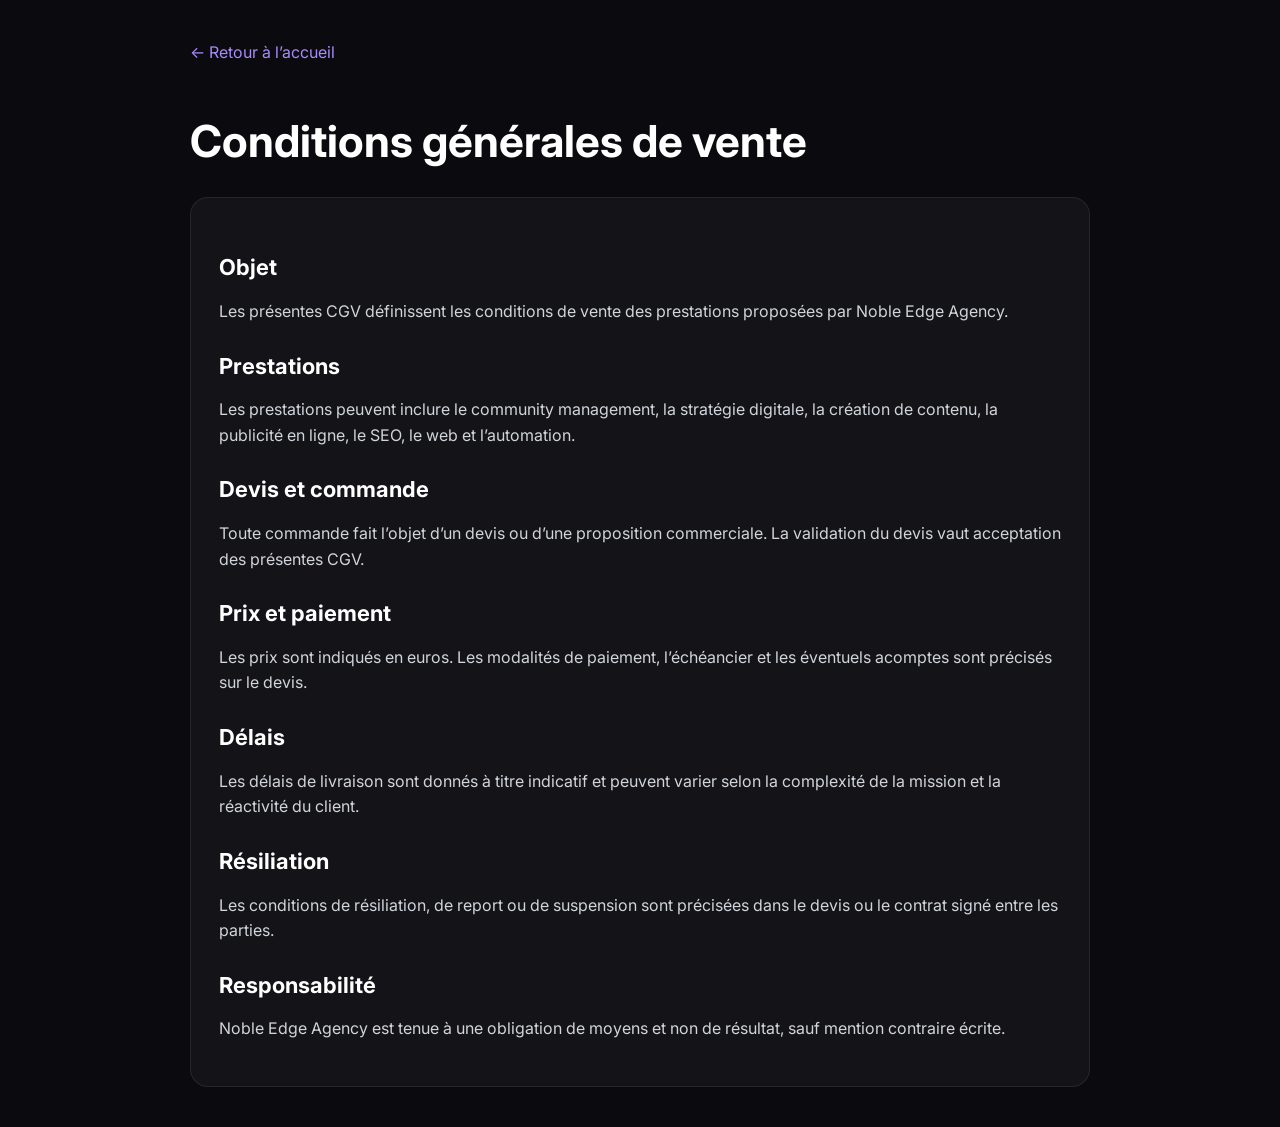
<file: cgv.html>
<!DOCTYPE html>
<html lang="fr">
<head>
  <meta charset="UTF-8" />
  <meta name="viewport" content="width=device-width, initial-scale=1.0" />
  <title>CGV – Conditions générales de vente – Community Manager Freelance</title>
  <meta name="description" content="Conditions générales de vente – Noble Edge Agency, community manager freelance pour gestion réseaux sociaux et stratégie éditoriale." />
  <link rel="preconnect" href="https://fonts.googleapis.com" />
  <link href="https://fonts.googleapis.com/css2?family=Inter:wght@300;400;500;600;700;800;900&display=swap" rel="stylesheet" />
  <style>
    body{font-family:Inter,sans-serif;background:#0a0a0f;color:#fff;margin:0;padding:0;line-height:1.6} .container{max-width:900px;margin:0 auto;padding:40px 20px} a{color:#a78bfa;text-decoration:none} .card{background:rgba(255,255,255,.04);border:1px solid rgba(255,255,255,.08);border-radius:18px;padding:28px} h1,h2,h3{line-height:1.2} h1{font-size:clamp(28px,5vw,44px)} h2{margin-top:28px;font-size:22px} p,li{color:#d1d5db} ul{margin-left:20px} .back{display:inline-block;margin-bottom:20px}
  </style>
</head>
<body>
  <div class="container">
    <a class="back" href="index.html">← Retour à l’accueil</a>
    <h1>Conditions générales de vente</h1>
    <div class="card">
      <h2>Objet</h2>
      <p>Les présentes CGV définissent les conditions de vente des prestations proposées par Noble Edge Agency.</p>

      <h2>Prestations</h2>
      <p>Les prestations peuvent inclure le community management, la stratégie digitale, la création de contenu, la publicité en ligne, le SEO, le web et l’automation.</p>

      <h2>Devis et commande</h2>
      <p>Toute commande fait l’objet d’un devis ou d’une proposition commerciale. La validation du devis vaut acceptation des présentes CGV.</p>

      <h2>Prix et paiement</h2>
      <p>Les prix sont indiqués en euros. Les modalités de paiement, l’échéancier et les éventuels acomptes sont précisés sur le devis.</p>

      <h2>Délais</h2>
      <p>Les délais de livraison sont donnés à titre indicatif et peuvent varier selon la complexité de la mission et la réactivité du client.</p>

      <h2>Résiliation</h2>
      <p>Les conditions de résiliation, de report ou de suspension sont précisées dans le devis ou le contrat signé entre les parties.</p>

      <h2>Responsabilité</h2>
      <p>Noble Edge Agency est tenue à une obligation de moyens et non de résultat, sauf mention contraire écrite.</p>
    </div>
  </div>
</body>
</html>
</file>
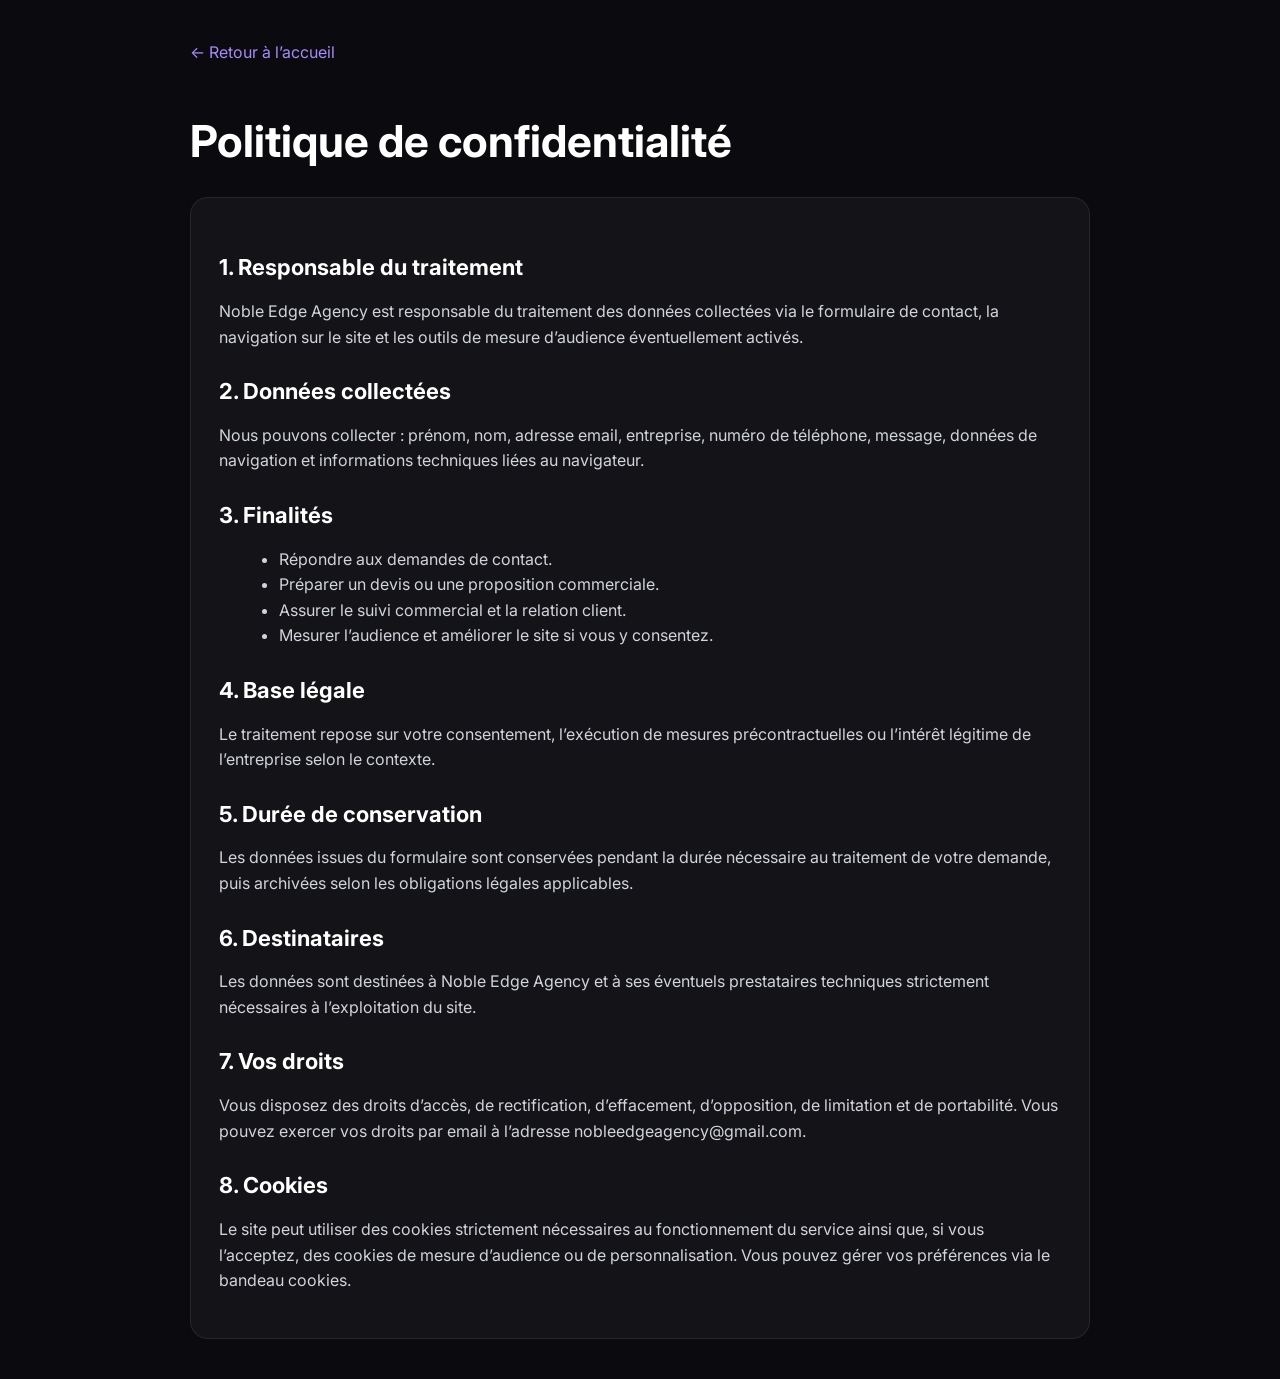
<file: confidentialite.html>
<!DOCTYPE html>
<html lang="fr">
<head>
  <meta charset="UTF-8" />
  <meta name="viewport" content="width=device-width, initial-scale=1.0" />
  <title>Politique de confidentialité – Noble Edge Agency – Community Manager Freelance</title>
  <meta name="description" content="Politique de confidentialité et RGPD – Noble Edge Agency, community manager freelance spécialisé en gestion réseaux sociaux." />
  <link rel="preconnect" href="https://fonts.googleapis.com" />
  <link href="https://fonts.googleapis.com/css2?family=Inter:wght@300;400;500;600;700;800;900&display=swap" rel="stylesheet" />
  <style>
    body{font-family:Inter,sans-serif;background:#0a0a0f;color:#fff;margin:0;padding:0;line-height:1.6} .container{max-width:900px;margin:0 auto;padding:40px 20px} a{color:#a78bfa;text-decoration:none} .card{background:rgba(255,255,255,.04);border:1px solid rgba(255,255,255,.08);border-radius:18px;padding:28px} h1,h2,h3{line-height:1.2} h1{font-size:clamp(28px,5vw,44px)} h2{margin-top:28px;font-size:22px} p,li{color:#d1d5db} ul{margin-left:20px} .back{display:inline-block;margin-bottom:20px}
  </style>
</head>
<body>
  <div class="container">
    <a class="back" href="index.html">← Retour à l’accueil</a>
    <h1>Politique de confidentialité</h1>
    <div class="card">
      <h2>1. Responsable du traitement</h2>
      <p>Noble Edge Agency est responsable du traitement des données collectées via le formulaire de contact, la navigation sur le site et les outils de mesure d’audience éventuellement activés.</p>

      <h2>2. Données collectées</h2>
      <p>Nous pouvons collecter : prénom, nom, adresse email, entreprise, numéro de téléphone, message, données de navigation et informations techniques liées au navigateur.</p>

      <h2>3. Finalités</h2>
      <ul>
        <li>Répondre aux demandes de contact.</li>
        <li>Préparer un devis ou une proposition commerciale.</li>
        <li>Assurer le suivi commercial et la relation client.</li>
        <li>Mesurer l’audience et améliorer le site si vous y consentez.</li>
      </ul>

      <h2>4. Base légale</h2>
      <p>Le traitement repose sur votre consentement, l’exécution de mesures précontractuelles ou l’intérêt légitime de l’entreprise selon le contexte.</p>

      <h2>5. Durée de conservation</h2>
      <p>Les données issues du formulaire sont conservées pendant la durée nécessaire au traitement de votre demande, puis archivées selon les obligations légales applicables.</p>

      <h2>6. Destinataires</h2>
      <p>Les données sont destinées à Noble Edge Agency et à ses éventuels prestataires techniques strictement nécessaires à l’exploitation du site.</p>

      <h2>7. Vos droits</h2>
      <p>Vous disposez des droits d’accès, de rectification, d’effacement, d’opposition, de limitation et de portabilité. Vous pouvez exercer vos droits par email à l’adresse nobleedgeagency@gmail.com.</p>

      <h2>8. Cookies</h2>
      <p>Le site peut utiliser des cookies strictement nécessaires au fonctionnement du service ainsi que, si vous l’acceptez, des cookies de mesure d’audience ou de personnalisation. Vous pouvez gérer vos préférences via le bandeau cookies.</p>
    </div>
  </div>
</body>
</html>
</file>
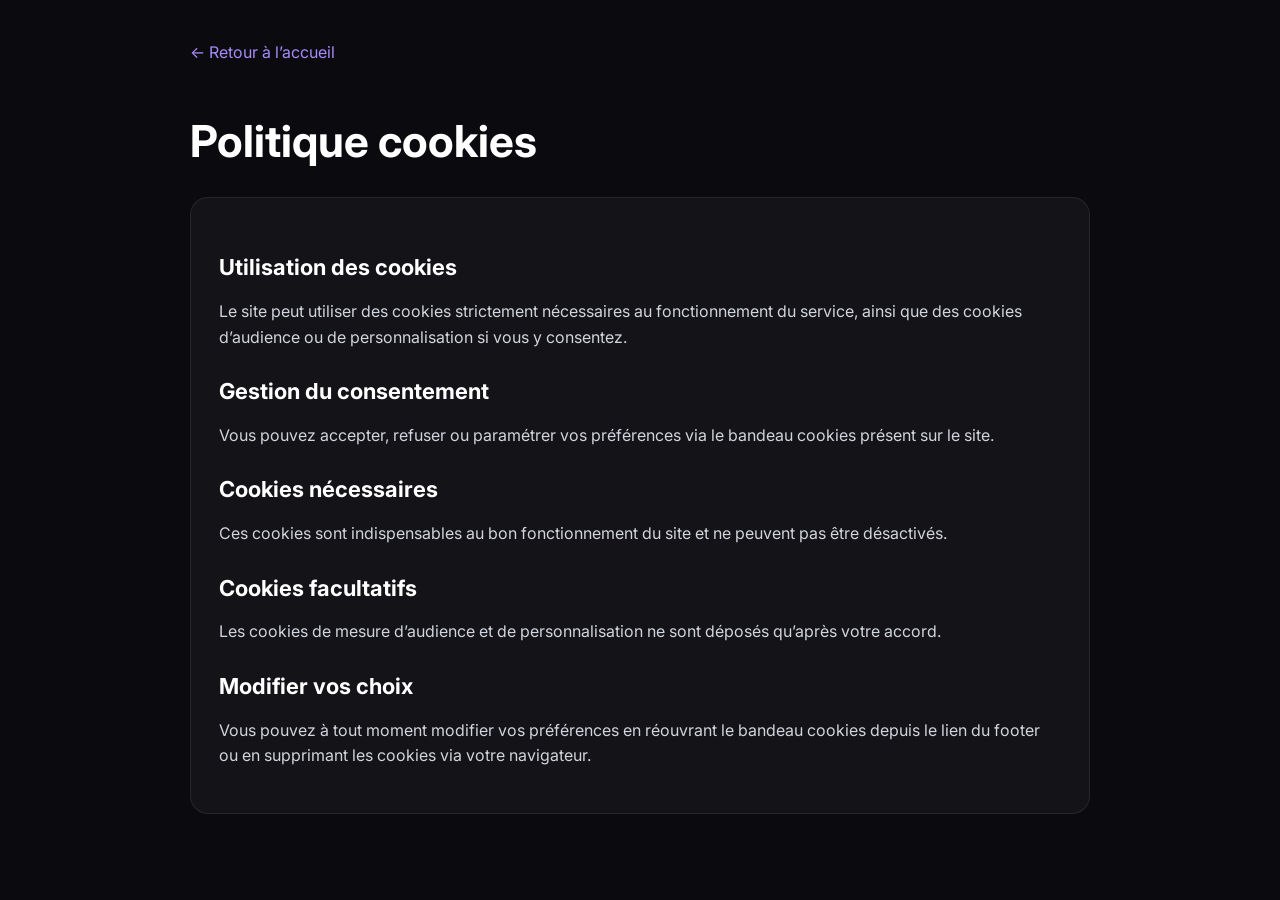
<file: cookies.html>
<!DOCTYPE html>
<html lang="fr">
<head>
  <meta charset="UTF-8" />
  <meta name="viewport" content="width=device-width, initial-scale=1.0" />
  <title>Politique cookies – Noble Edge Agency – Community Manager Freelance</title>
  <meta name="description" content="Politique de gestion des cookies – Noble Edge Agency, community manager freelance pour PME et indépendants." />
  <link rel="preconnect" href="https://fonts.googleapis.com" />
  <link href="https://fonts.googleapis.com/css2?family=Inter:wght@300;400;500;600;700;800;900&display=swap" rel="stylesheet" />
  <style>
    body{font-family:Inter,sans-serif;background:#0a0a0f;color:#fff;margin:0;padding:0;line-height:1.6} .container{max-width:900px;margin:0 auto;padding:40px 20px} a{color:#a78bfa;text-decoration:none} .card{background:rgba(255,255,255,.04);border:1px solid rgba(255,255,255,.08);border-radius:18px;padding:28px} h1,h2,h3{line-height:1.2} h1{font-size:clamp(28px,5vw,44px)} h2{margin-top:28px;font-size:22px} p,li{color:#d1d5db} ul{margin-left:20px} .back{display:inline-block;margin-bottom:20px}
  </style>
</head>
<body>
  <div class="container">
    <a class="back" href="index.html">← Retour à l’accueil</a>
    <h1>Politique cookies</h1>
    <div class="card">
      <h2>Utilisation des cookies</h2>
      <p>Le site peut utiliser des cookies strictement nécessaires au fonctionnement du service, ainsi que des cookies d’audience ou de personnalisation si vous y consentez.</p>

      <h2>Gestion du consentement</h2>
      <p>Vous pouvez accepter, refuser ou paramétrer vos préférences via le bandeau cookies présent sur le site.</p>

      <h2>Cookies nécessaires</h2>
      <p>Ces cookies sont indispensables au bon fonctionnement du site et ne peuvent pas être désactivés.</p>

      <h2>Cookies facultatifs</h2>
      <p>Les cookies de mesure d’audience et de personnalisation ne sont déposés qu’après votre accord.</p>

      <h2>Modifier vos choix</h2>
      <p>Vous pouvez à tout moment modifier vos préférences en réouvrant le bandeau cookies depuis le lien du footer ou en supprimant les cookies via votre navigateur.</p>
    </div>
  </div>
</body>
</html>
</file>
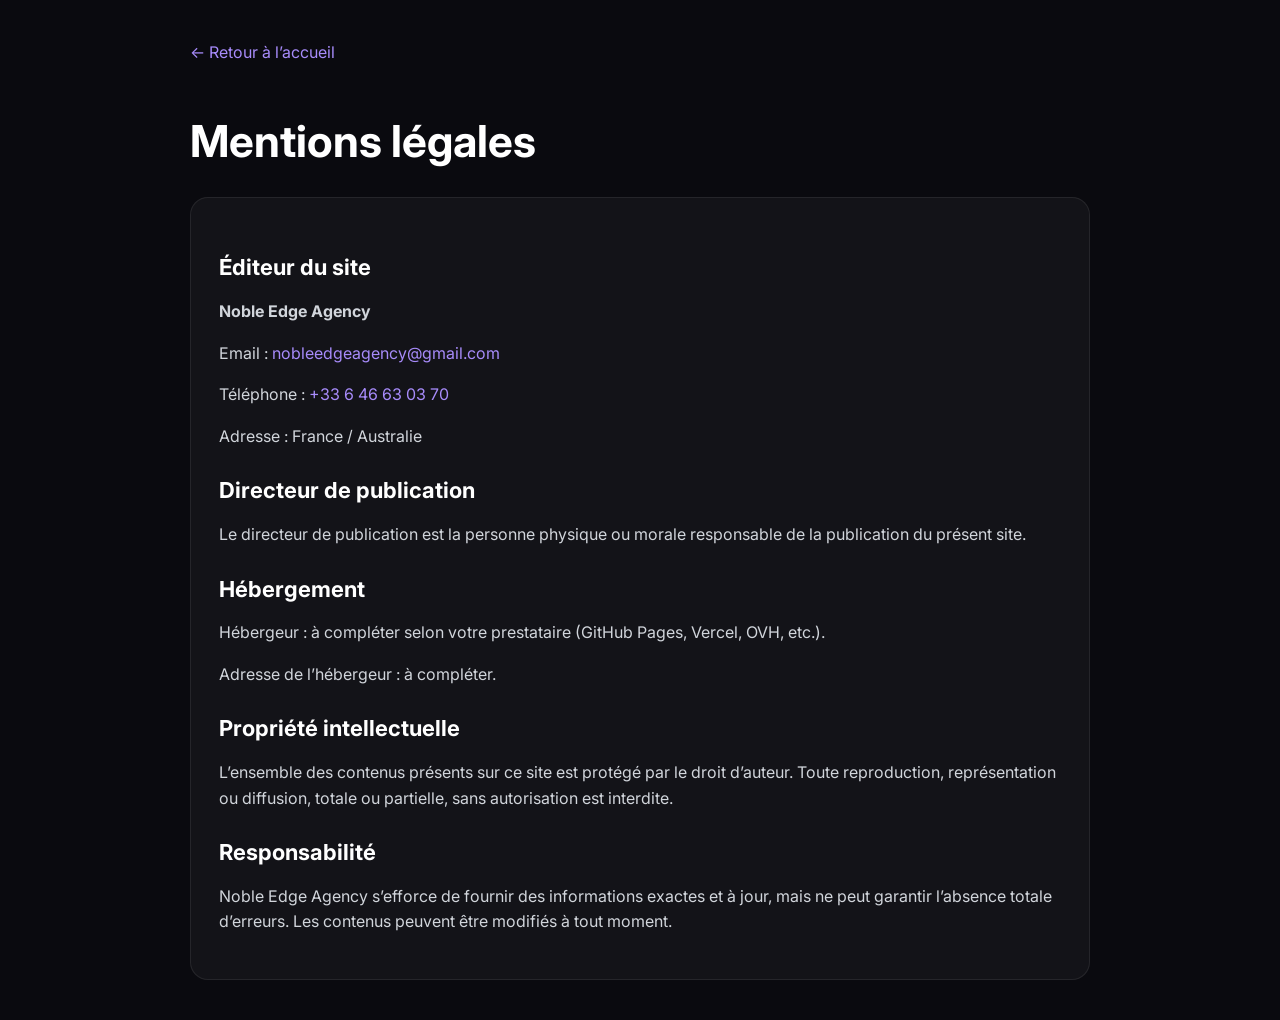
<file: mentions-legales.html>
<!DOCTYPE html>
<html lang="fr">
<head>
  <meta charset="UTF-8" />
  <meta name="viewport" content="width=device-width, initial-scale=1.0" />
  <title>Mentions légales – Noble Edge Agency – Community Manager Freelance</title>
  <meta name="description" content="Mentions légales et informations légales de Noble Edge Agency, community manager freelance pour PME et indépendants." />  <link rel="preconnect" href="https://fonts.googleapis.com" />
  <link href="https://fonts.googleapis.com/css2?family=Inter:wght@300;400;500;600;700;800;900&display=swap" rel="stylesheet" />
  <style>
    body{font-family:Inter,sans-serif;background:#0a0a0f;color:#fff;margin:0;padding:0;line-height:1.6} .container{max-width:900px;margin:0 auto;padding:40px 20px} a{color:#a78bfa;text-decoration:none} .card{background:rgba(255,255,255,.04);border:1px solid rgba(255,255,255,.08);border-radius:18px;padding:28px} h1,h2,h3{line-height:1.2} h1{font-size:clamp(28px,5vw,44px)} h2{margin-top:28px;font-size:22px} p,li{color:#d1d5db} ul{margin-left:20px} .back{display:inline-block;margin-bottom:20px}
  </style>
</head>
<body>
  <div class="container">
    <a class="back" href="index.html">← Retour à l’accueil</a>
    <h1>Mentions légales</h1>
    <div class="card">
      <h2>Éditeur du site</h2>
      <p><strong>Noble Edge Agency</strong></p>
      <p>Email : <a href="mailto:nobleedgeagency@gmail.com">nobleedgeagency@gmail.com</a></p>
      <p>Téléphone : <a href="tel:+33646630370">+33 6 46 63 03 70</a></p>
      <p>Adresse : France / Australie</p>

      <h2>Directeur de publication</h2>
      <p>Le directeur de publication est la personne physique ou morale responsable de la publication du présent site.</p>

      <h2>Hébergement</h2>
      <p>Hébergeur : à compléter selon votre prestataire (GitHub Pages, Vercel, OVH, etc.).</p>
      <p>Adresse de l’hébergeur : à compléter.</p>

      <h2>Propriété intellectuelle</h2>
      <p>L’ensemble des contenus présents sur ce site est protégé par le droit d’auteur. Toute reproduction, représentation ou diffusion, totale ou partielle, sans autorisation est interdite.</p>

      <h2>Responsabilité</h2>
      <p>Noble Edge Agency s’efforce de fournir des informations exactes et à jour, mais ne peut garantir l’absence totale d’erreurs. Les contenus peuvent être modifiés à tout moment.</p>
    </div>
  </div>
</body>
</html>
</file>
